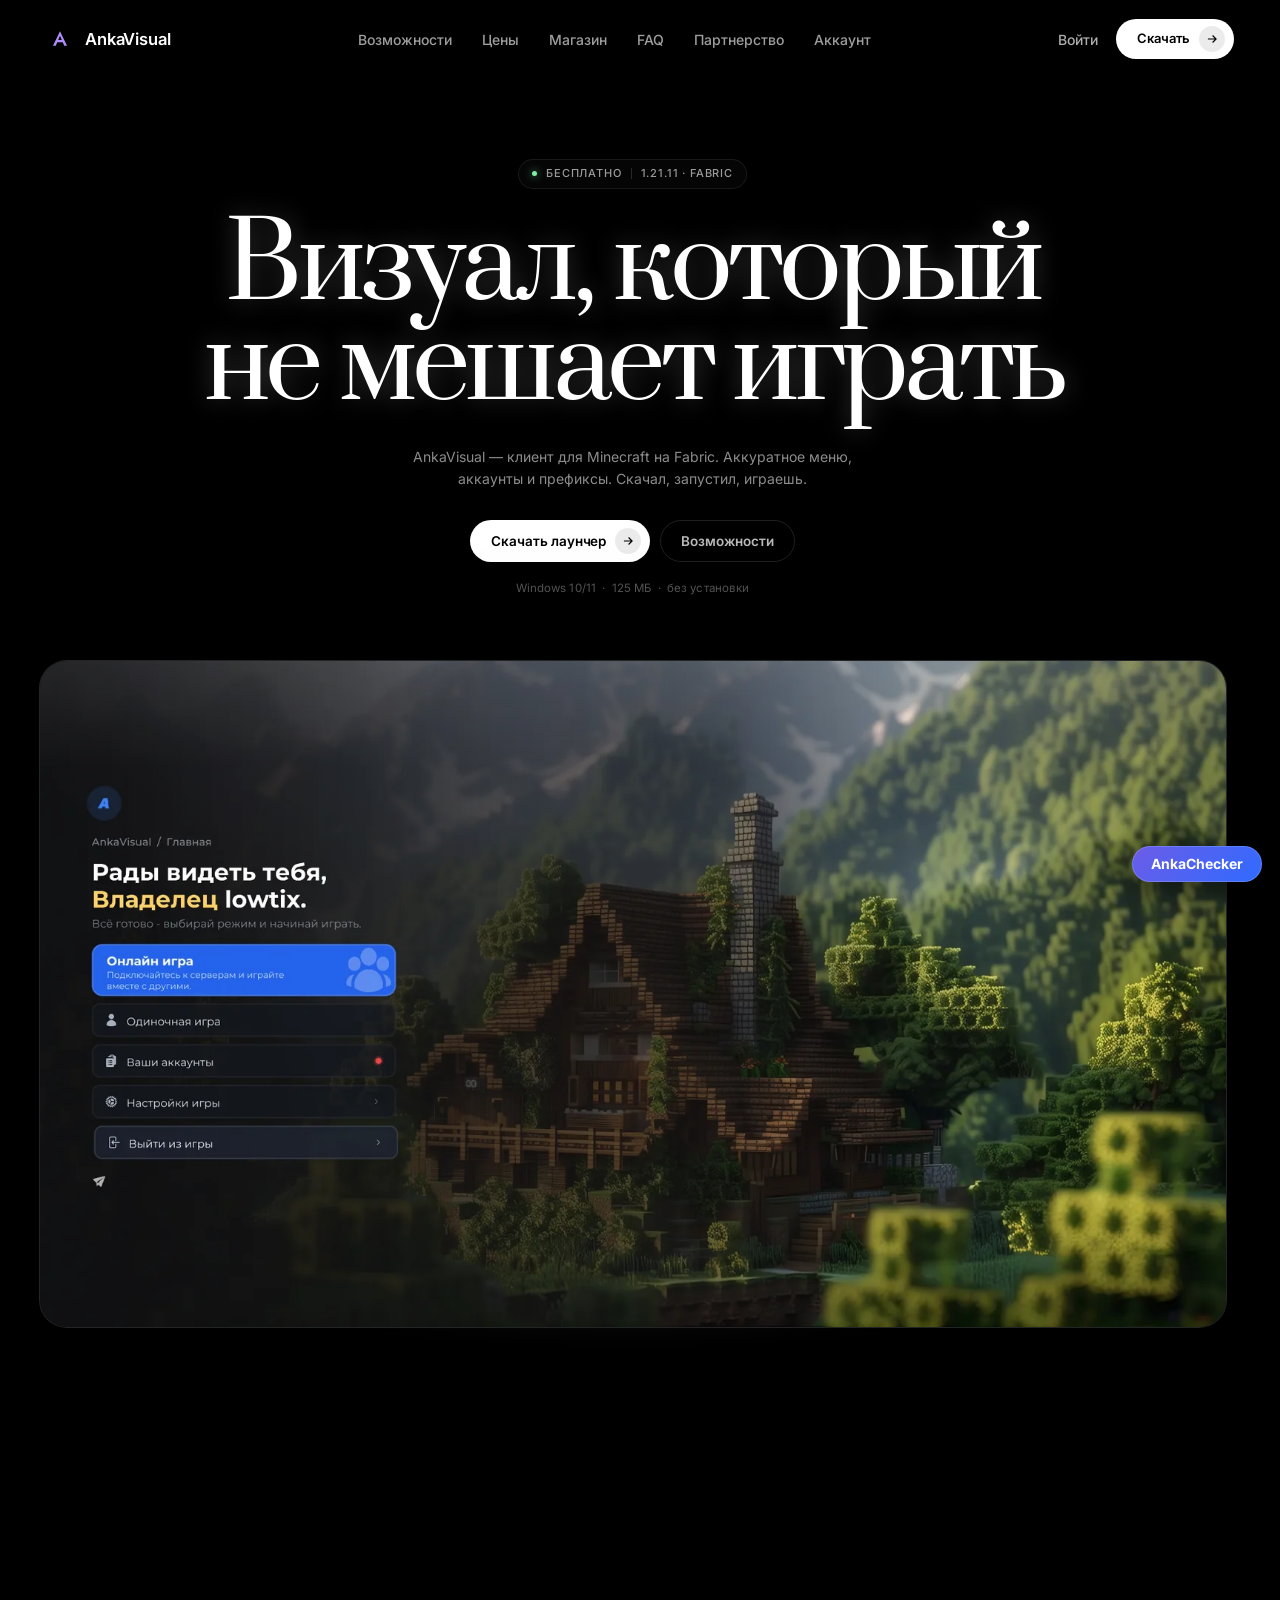
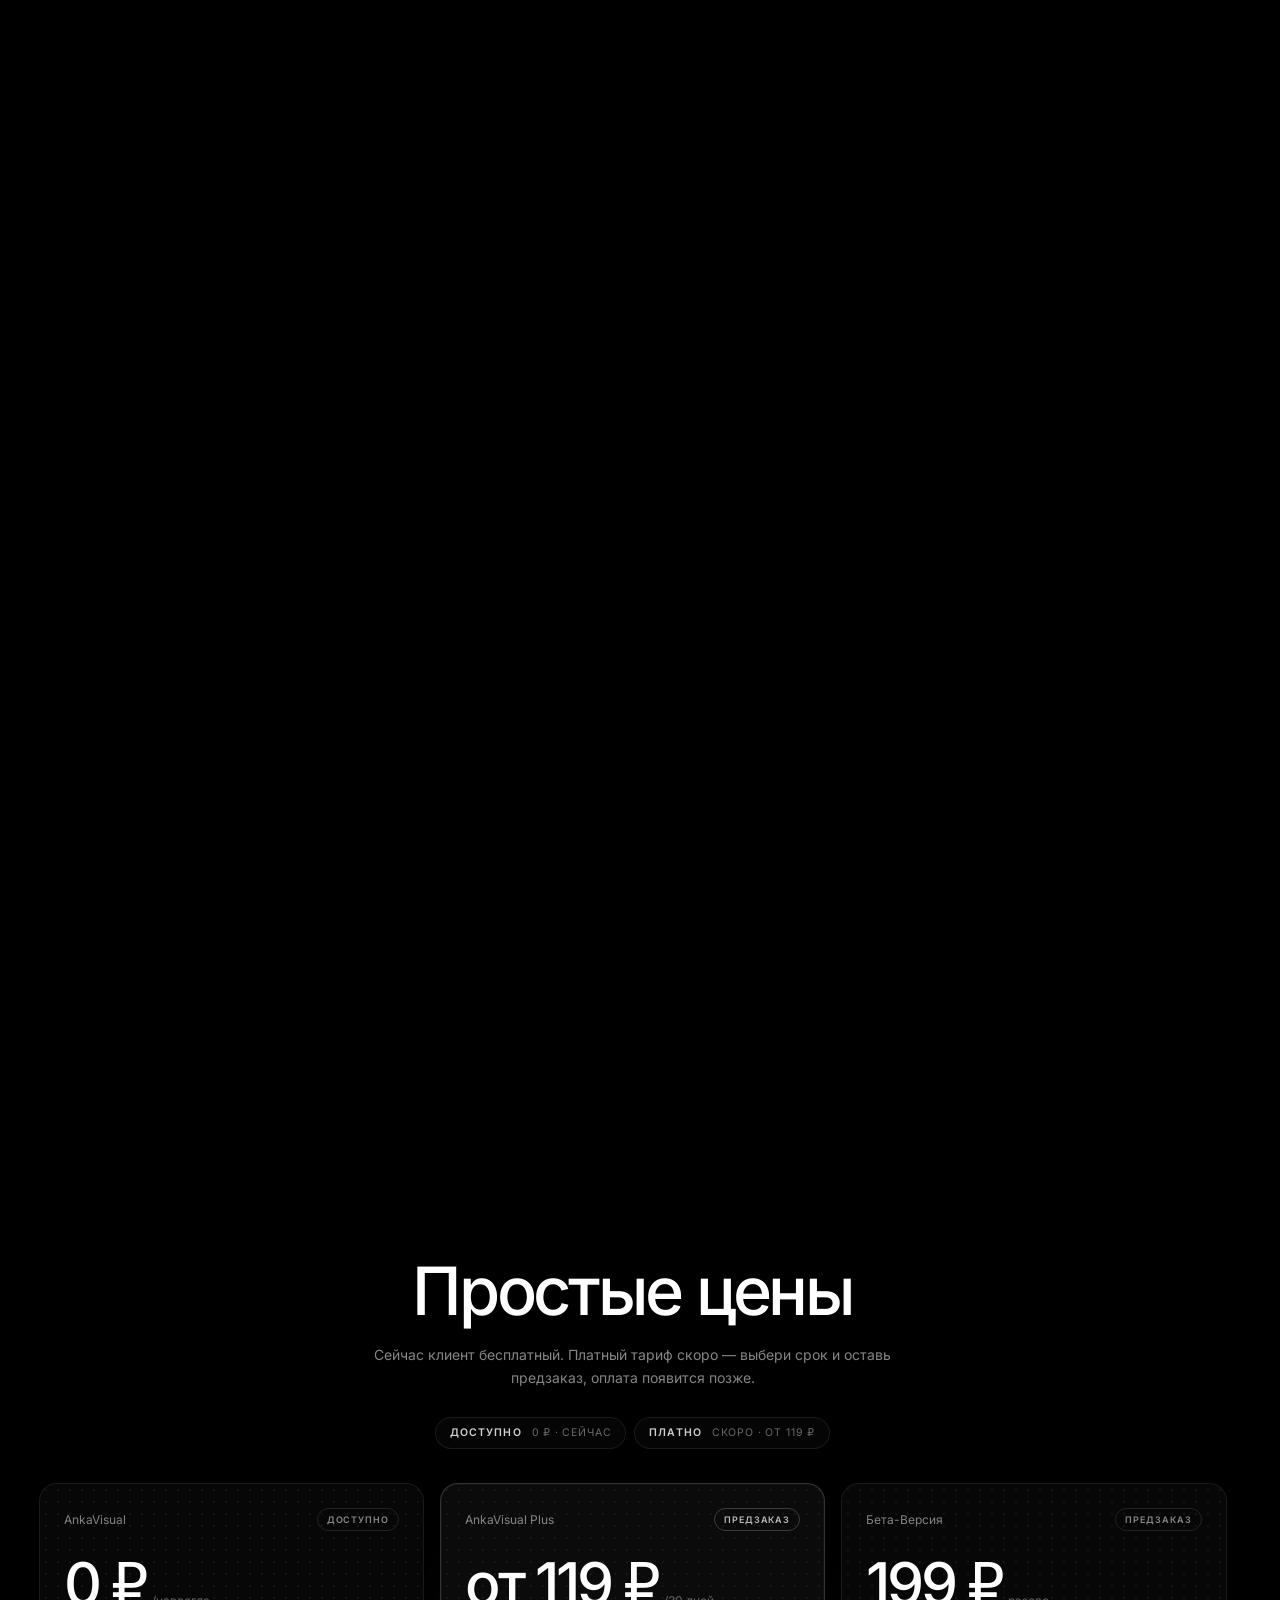
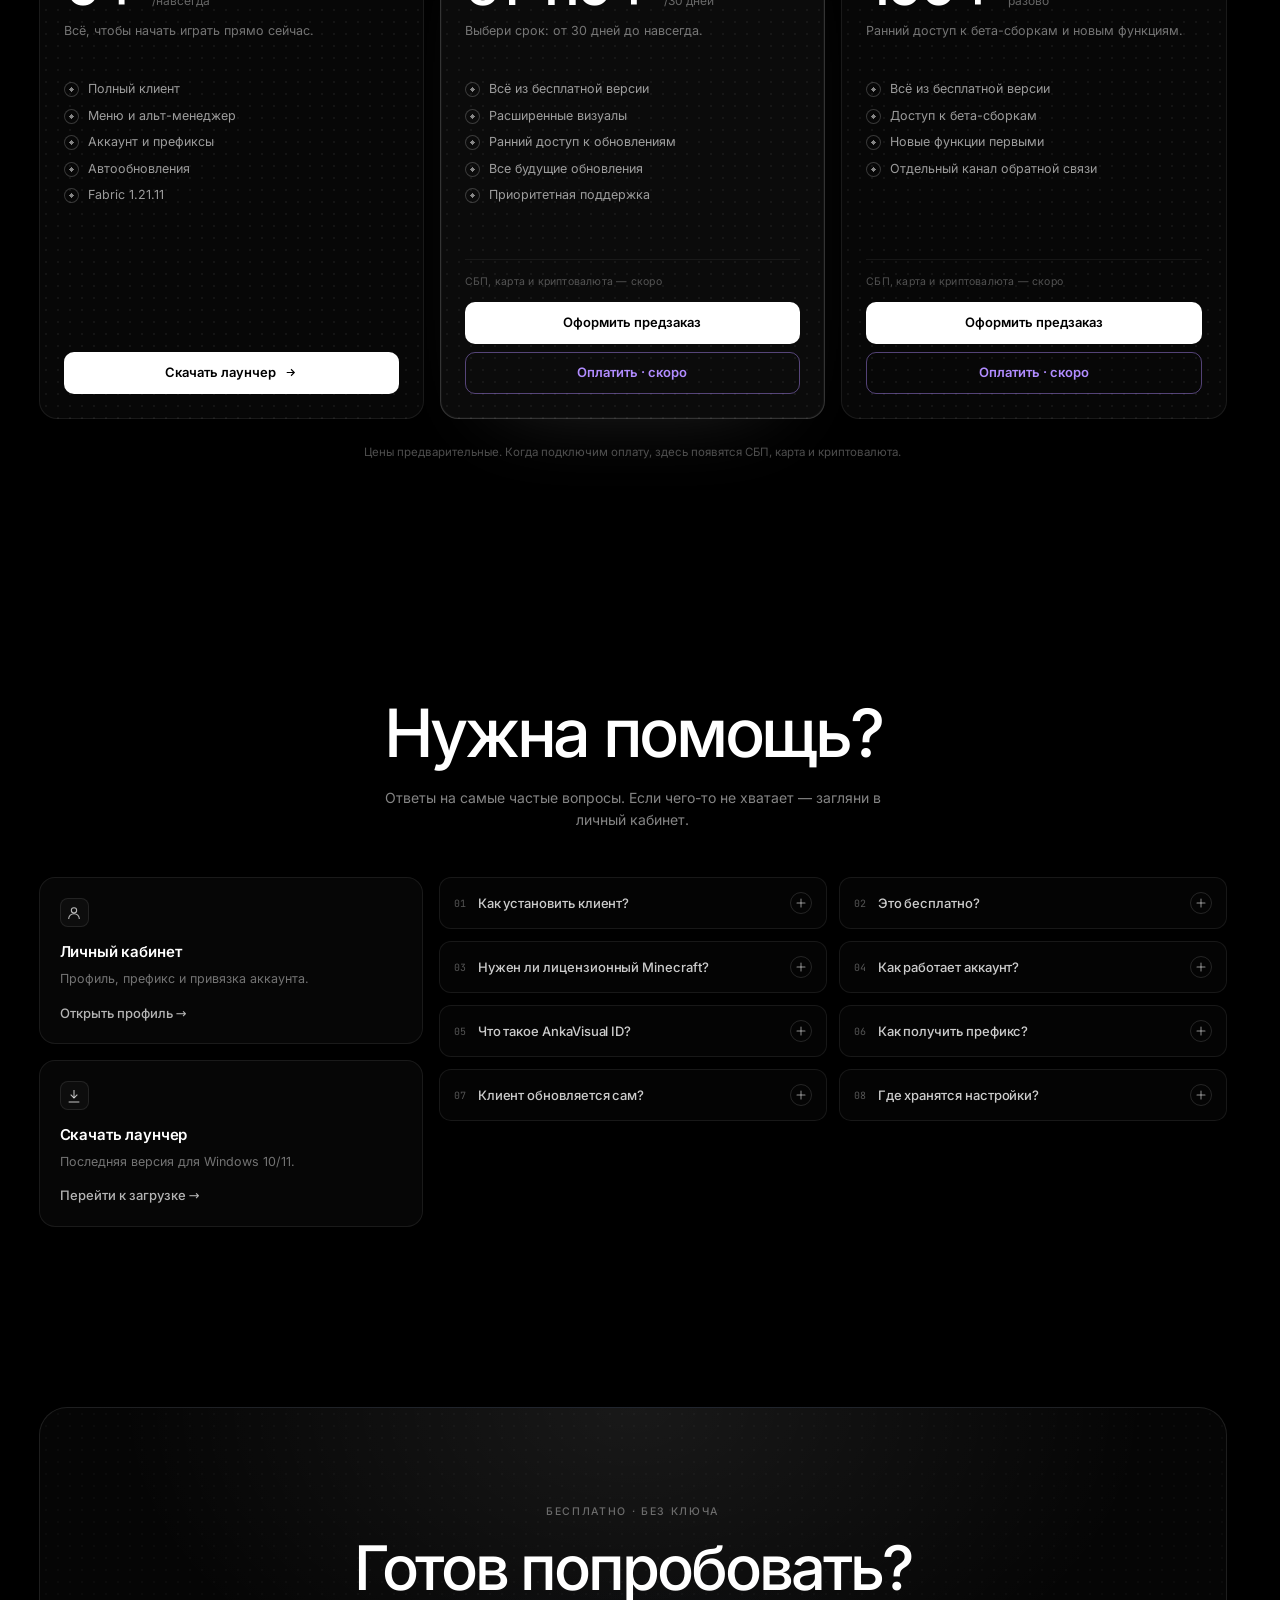
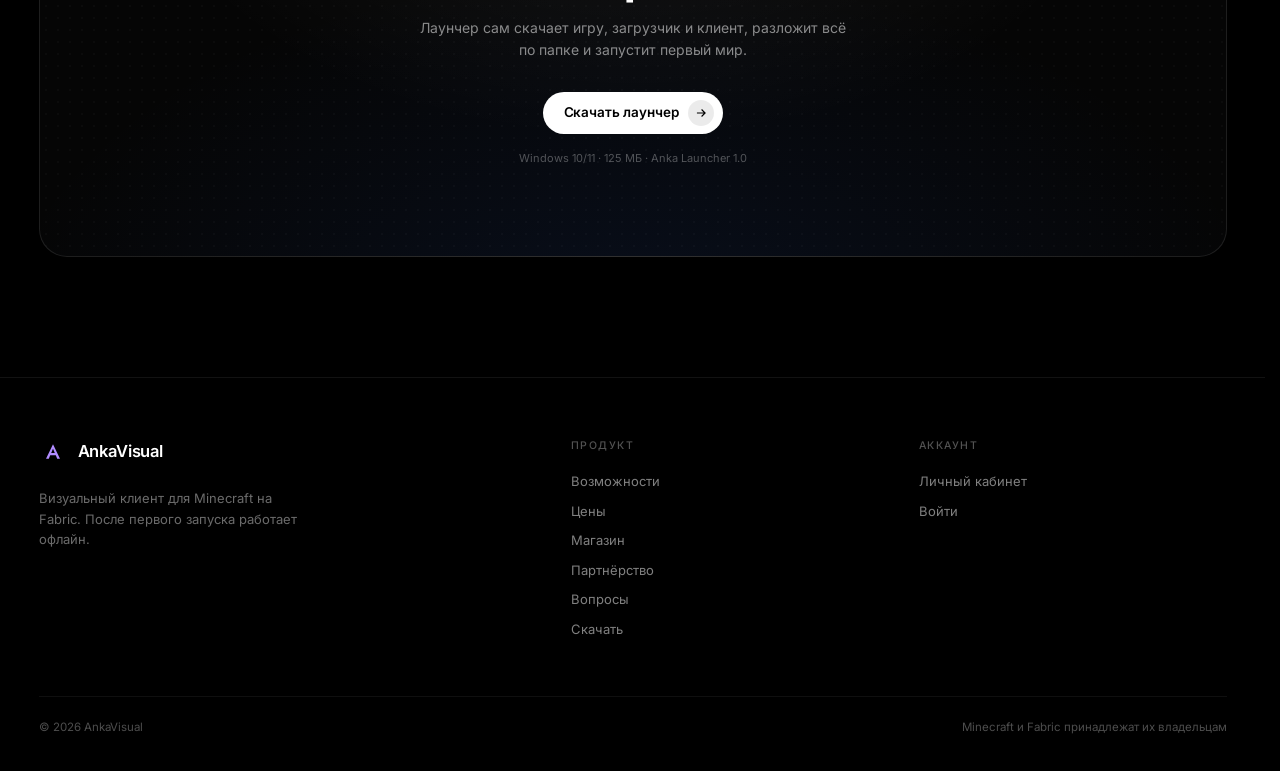
<file: index.html>
<!DOCTYPE html>
<html lang="ru">
<head>
<meta charset="utf-8">
<meta http-equiv="Content-Security-Policy" content="default-src 'self'; script-src 'self' https://static.cloudflareinsights.com; style-src 'self' 'unsafe-inline'; img-src 'self' data: https: https://ankaguard.ankavisual.workers.dev; media-src 'self' blob:; font-src 'self'; connect-src 'self' https://static.cloudflareinsights.com https://ankaguard.ankavisual.workers.dev http://127.0.0.1:8724 http://localhost:8724 http://127.0.0.1:5500 http://localhost:5500 http://127.0.0.1:8080 http://localhost:8080; base-uri 'self'; form-action 'self'; object-src 'none'">
<meta name="referrer" content="strict-origin-when-cross-origin">
<script src="js/intro.js?v=1"></script>
<meta name="viewport" content="width=device-width,initial-scale=1">
<title>AnkaVisual — визуальный клиент для Minecraft</title>
<meta name="description" content="AnkaVisual — визуальный клиент для Minecraft 1.21.11 на Fabric. Аккуратное меню, аккаунты и префиксы. Скачал, запустил, играешь.">
<meta name="theme-color" content="#000000">
<meta name="robots" content="index, follow, noarchive">
<link rel="icon" href="assets/ankavisual/icon.ico" sizes="any">
<link rel="apple-touch-icon" href="assets/ankavisual/logo-round.png">
<link rel="preload" href="assets/font/inter-400-cyr.woff2" as="font" type="font/woff2" crossorigin>
<link rel="preload" href="assets/font/inter-400-latin.woff2" as="font" type="font/woff2" crossorigin>
<link rel="preload" href="assets/font/prata-cyr-latin.woff2" as="font" type="font/woff2" crossorigin>
<script src="js/theme.js"></script>
<link rel="stylesheet" href="css/site.css?v=19">
</head>
<body>

<noscript><style>
html.intro body{visibility:visible}
html.intro::before{display:none}
html.intro .hero-title{opacity:1}
html.intro .ht-ch{opacity:1;filter:none;transform:none}
</style></noscript>

<!-- ============================== ШАПКА ============================== -->
<header class="site-header" id="top">
  <div class="shell header-inner">
    <a class="brand" href="index.html" aria-label="AnkaVisual — на главную">
      <img class="mark" src="assets/ankavisual/logo.svg" alt="" width="26" height="26">
      <span>AnkaVisual</span>
    </a>

    <nav class="nav-links" aria-label="Главная навигация">
      <a href="#features">Возможности</a>
      <a href="#pricing">Цены</a>
      <a href="store/">Магазин</a>
      <a href="#faq">FAQ</a>
      <a class="nav-partner" href="partnership/">Партнерство</a>
      <a href="account/">Аккаунт</a>
    </nav>

    <div class="header-actions">
      <a class="login" href="account/">Войти</a>
      <a class="btn btn-light btn-sm" href="https://ankaguard.ankavisual.workers.dev/download">
        Скачать
        <svg width="13" height="13" viewBox="0 0 24 24" fill="none" stroke="currentColor" stroke-width="2" aria-hidden="true"><path d="M5 12h14M13 6l6 6-6 6"/></svg>
      </a>
    </div>
  </div>
</header>

<main>

<!-- =============================== ГЕРОЙ ============================== -->
<section class="hero">
  <div class="shell">
    <div class="hero-badge reveal">
      <span class="live-dot" aria-hidden="true"></span>
      <span>Бесплатно</span>
      <span class="badge-sep" aria-hidden="true"></span>
      <span>1.21.11 · Fabric</span>
    </div>

    <h1 class="hero-title" id="heroTitle">Визуал, который<br>не мешает играть</h1>

    <p class="hero-sub reveal">
      AnkaVisual — клиент для Minecraft на Fabric. Аккуратное меню,
      аккаунты и префиксы. Скачал, запустил, играешь.
    </p>

    <div class="hero-cta reveal">
      <a class="btn btn-light" href="https://ankaguard.ankavisual.workers.dev/download">
        Скачать лаунчер
        <svg width="14" height="14" viewBox="0 0 24 24" fill="none" stroke="currentColor" stroke-width="2" aria-hidden="true"><path d="M5 12h14M13 6l6 6-6 6"/></svg>
      </a>
      <a class="btn btn-ghost" href="#features">Возможности</a>
    </div>

    <p class="hero-meta reveal">Windows 10/11 &nbsp;·&nbsp; 125 МБ &nbsp;·&nbsp; без установки</p>

    <div class="hero-stage reveal">
      <div class="hero-frame">
        <img src="assets/img/menu.webp" width="1600" height="900"
             alt="Главное меню AnkaVisual с профилем игрока и префиксом" fetchpriority="high">
        <span class="hero-glare" aria-hidden="true"></span>
      </div>
    </div>

    <div class="marquee reveal">
      <span class="marquee-label">Всё, что нужно.</span>
      <span class="marquee-list">
        <span>Меню</span><span>·</span><span>Аккаунты</span><span>·</span><span>Префиксы</span><span>·</span>
        <span>Скины</span><span>·</span><span>Офлайн-режим</span><span>·</span><span>Автообновление</span>
      </span>
    </div>
  </div>
</section>

<!-- ============================ ВОЗМОЖНОСТИ =========================== -->
<section class="section" id="features">
  <div class="shell">
    <div class="section-head reveal">
      <h2>Продвинутые возможности</h2>
      <p>Тщательно подобранный набор улучшений: единый стиль, аккаунты
        и префиксы — без перегруженных настроек.</p>
    </div>

    <div class="features">
      <!-- 01 Меню -->
      <article class="feature reveal">
        <div class="feature-art art-menu">
          <img src="assets/img/menu-bg.webp" alt="" loading="lazy">
          <div class="mm">
            <span class="mm-logo" aria-hidden="true"></span>
            <span class="mm-crumb">AnkaVisual / Главная</span>
            <strong class="mm-title">Рады видеть<br>тебя, <i>Владелец</i>.</strong>
            <span class="mm-sub">Всё готово — выбирай режим.</span>
            <span class="mm-btn mm-btn-primary">Онлайн игра</span>
            <span class="mm-btn">Одиночная игра</span>
            <span class="mm-btn">Ваши аккаунты<span class="mm-dot"></span></span>
          </div>
        </div>
        <div class="feature-body">
          <span class="num">01</span>
          <h3>Меню</h3>
          <p>Единый визуальный стиль: главное меню, альт-менеджер и профиль
            выглядят как одно целое.</p>
        </div>
      </article>

      <!-- 02 Аккаунты -->
      <article class="feature reveal">
        <div class="feature-art art-account">
          <div class="acc-card">
            <div class="acc-top">
              <span class="acc-avatar">L</span>
              <div>
                <strong>lowtix</strong>
                <span class="acc-prefix owner">Владелец</span>
              </div>
              <span class="acc-live"></span>
            </div>
            <div class="acc-row"><span>AnkaVisual ID</span><b>AV-004219</b></div>
            <div class="acc-row"><span>Почта</span><b>lowtix@…</b></div>
            <div class="acc-row"><span>Вход</span><b>через браузер</b></div>
            <span class="acc-btn">Выйти из аккаунта</span>
          </div>
          <div class="acc-ghost acc-ghost-a"></div>
          <div class="acc-ghost acc-ghost-b"></div>
        </div>
        <div class="feature-body">
          <span class="num">02</span>
          <h3>Аккаунты</h3>
          <p>Ник — это Minecraft-ник, а AnkaVisual ID — отдельно. Вход в браузере,
            выход в один клик.</p>
        </div>
      </article>

      <!-- 03 Префиксы -->
      <article class="feature reveal">
        <div class="feature-art art-prefixes">
          <div class="prefix-list">
            <span class="prefix-row"><b class="dot owner"></b>Владелец<span class="tag">#ffd166</span></span>
            <span class="prefix-row"><b class="dot coowner"></b>Со-владелец<span class="tag">#ffab73</span></span>
            <span class="prefix-row"><b class="dot admin"></b>Админ<span class="tag">#ff8a8a</span></span>
            <span class="prefix-row"><b class="dot beta"></b>Бета-тестер<span class="tag">#c3a4ff</span></span>
            <span class="prefix-row"><b class="dot support"></b>Поддержка<span class="tag">#6fe3a4</span></span>
          </div>
        </div>
        <div class="feature-body">
          <span class="num">03</span>
          <h3>Префиксы</h3>
          <p>Владелец, со-владелец, админ, бета-тестер и поддержка — цветной
            префикс в меню и в профиле.</p>
        </div>
      </article>

      <!-- 04 Обновления -->
      <article class="feature reveal">
        <div class="feature-art art-mods">
          <div class="mods">
            <div class="mod-row"><span class="mod-ico">&#8635;</span><div><b>Автообновление</b><small>при каждом запуске</small></div><i class="sw on"></i></div>
            <div class="mod-row"><img class="mod-ico a" src="assets/ankavisual/logo.svg" alt=""><div><b>AnkaVisual</b><small>1.6.0 · актуальная версия</small></div><i class="sw on"></i></div>
            <span class="mods-note">Обновления ставятся сами</span>
          </div>
        </div>
        <div class="feature-body">
          <span class="num">04</span>
          <h3>Обновления</h3>
          <p>Лаунчер сам проверяет свежую версию при запуске и ставит её —
            вручную ничего скачивать не нужно.</p>
        </div>
      </article>
    </div>
  </div>
</section>

<!-- ============================== ЦЕНЫ ============================== -->
<section class="section" id="pricing">
  <div class="shell">
    <div class="section-head reveal">
      <h2>Простые цены</h2>
      <p>Сейчас клиент бесплатный. Платный тариф скоро — выбери срок
        и оставь предзаказ, оплата появится позже.</p>
    </div>

    <div class="price-badges reveal">
      <span class="price-badge"><b>ДОСТУПНО</b><span>0 ₽ · сейчас</span></span>
      <span class="price-badge"><b>ПЛАТНО</b><span>скоро · от 119 ₽</span></span>
    </div>

    <div class="plans">
      <!-- Free -->
      <article class="plan reveal">
        <div class="plan-top">
          <span>AnkaVisual</span>
          <span class="plan-state">ДОСТУПНО</span>
        </div>
        <div class="price"><span class="amount">0 ₽</span><span class="per">/навсегда</span></div>
        <p class="plan-note">Всё, чтобы начать играть прямо сейчас.</p>
        <ul class="plan-list">
          <li>Полный клиент</li>
          <li>Меню и альт-менеджер</li>
          <li>Аккаунт и префиксы</li>
          <li>Автообновления</li>
          <li>Fabric 1.21.11</li>
        </ul>
        <a class="plan-cta" href="https://ankaguard.ankavisual.workers.dev/download">
          Скачать лаунчер
          <svg width="13" height="13" viewBox="0 0 24 24" fill="none" stroke="currentColor" stroke-width="2" aria-hidden="true"><path d="M5 12h14M13 6l6 6-6 6"/></svg>
        </a>
      </article>

      <!-- Plus -->
      <article class="plan plan-featured reveal">
        <div class="plan-top">
          <span>AnkaVisual Plus</span>
          <span class="plan-state">ПРЕДЗАКАЗ</span>
        </div>
        <div class="price"><span class="amount">от 119 ₽</span><span class="per">/30 дней</span></div>
        <p class="plan-note">Выбери срок: от 30 дней до навсегда.</p>
        <ul class="plan-list">
          <li>Всё из бесплатной версии</li>
          <li>Расширенные визуалы</li>
          <li>Ранний доступ к обновлениям</li>
          <li>Все будущие обновления</li>
          <li>Приоритетная поддержка</li>
        </ul>
        <span class="plan-fine">СБП, карта и криптовалюта — скоро</span>
        <button class="plan-cta plan-preorder" type="button" data-preorder="plus" data-plan="AnkaVisual Plus">Оформить предзаказ</button>
        <button class="plan-cta plan-buy" type="button" data-pay="plus">Оплатить · скоро</button>
      </article>

      <!-- Бета-Версия -->
      <article class="plan reveal">
        <div class="plan-top">
          <span>Бета-Версия</span>
          <span class="plan-state">ПРЕДЗАКАЗ</span>
        </div>
        <div class="price"><span class="amount">199 ₽</span><span class="per">разово</span></div>
        <p class="plan-note">Ранний доступ к бета-сборкам и новым функциям.</p>
        <ul class="plan-list">
          <li>Всё из бесплатной версии</li>
          <li>Доступ к бета-сборкам</li>
          <li>Новые функции первыми</li>
          <li>Отдельный канал обратной связи</li>
        </ul>
        <span class="plan-fine">СБП, карта и криптовалюта — скоро</span>
        <button class="plan-cta plan-preorder" type="button" data-preorder="beta" data-plan="Бета-Версия">Оформить предзаказ</button>
        <button class="plan-cta plan-buy" type="button" data-pay="beta">Оплатить · скоро</button>
      </article>
    </div>

    <p class="plans-fine reveal">Цены предварительные. Когда подключим оплату, здесь появятся СБП, карта и криптовалюта.</p>
  </div>
</section>

<!-- ============================== FAQ =============================== -->
<section class="section" id="faq">
  <div class="shell">
    <div class="section-head reveal">
      <h2>Нужна помощь?</h2>
      <p>Ответы на самые частые вопросы. Если чего-то не хватает —
        загляни в личный кабинет.</p>
    </div>

    <div class="faq-layout">
      <div class="faq-side">
        <a class="contact-card reveal" href="account/">
          <span class="contact-ico">
            <svg width="16" height="16" viewBox="0 0 24 24" fill="none" stroke="currentColor" stroke-width="1.6" aria-hidden="true"><circle cx="12" cy="8" r="4"/><path d="M4 21a8 8 0 0 1 16 0"/></svg>
          </span>
          <h3>Личный кабинет</h3>
          <p>Профиль, префикс и привязка аккаунта.</p>
          <span class="contact-link">Открыть профиль →</span>
        </a>

        <a class="contact-card reveal" href="https://ankaguard.ankavisual.workers.dev/download">
          <span class="contact-ico">
            <svg width="16" height="16" viewBox="0 0 24 24" fill="none" stroke="currentColor" stroke-width="1.6" aria-hidden="true"><path d="M12 3v12"/><path d="m7 10 5 5 5-5"/><path d="M4 21h16"/></svg>
          </span>
          <h3>Скачать лаунчер</h3>
          <p>Последняя версия для Windows 10/11.</p>
          <span class="contact-link">Перейти к загрузке →</span>
        </a>
      </div>

      <div class="faq-grid">
        <div class="faq-item reveal">
          <button class="faq-q" type="button" aria-expanded="false">
            <span class="n">01</span><span>Как установить клиент?</span>
            <span class="plus" aria-hidden="true"></span>
          </button>
          <div class="faq-a"><p>Скачай лаунчер, запусти .exe — он сам скачает игру, Fabric и клиент, разложит всё по папке и запустит первый мир.</p></div>
        </div>

        <div class="faq-item reveal">
          <button class="faq-q" type="button" aria-expanded="false">
            <span class="n">02</span><span>Это бесплатно?</span>
            <span class="plus" aria-hidden="true"></span>
          </button>
          <div class="faq-a"><p>Да. Сейчас доступна бесплатная версия со всеми базовыми возможностями. Платные тарифы появятся позже.</p></div>
        </div>

        <div class="faq-item reveal">
          <button class="faq-q" type="button" aria-expanded="false">
            <span class="n">03</span><span>Нужен ли лицензионный Minecraft?</span>
            <span class="plus" aria-hidden="true"></span>
          </button>
          <div class="faq-a"><p>Нет. Клиент работает с offline-режимом: достаточно ника. Лицензия не требуется.</p></div>
        </div>

        <div class="faq-item reveal">
          <button class="faq-q" type="button" aria-expanded="false">
            <span class="n">04</span><span>Как работает аккаунт?</span>
            <span class="plus" aria-hidden="true"></span>
          </button>
          <div class="faq-a"><p>Аккаунт создаётся на сайте: ник, почта и пароль. В лаунчере вход открывается в браузере — пароль вводится только на сайте AnkaVisual.</p></div>
        </div>

        <div class="faq-item reveal">
          <button class="faq-q" type="button" aria-expanded="false">
            <span class="n">05</span><span>Что такое AnkaVisual ID?</span>
            <span class="plus" aria-hidden="true"></span>
          </button>
          <div class="faq-a"><p>Это внутренний идентификатор AnkaVisual. Он не совпадает с ником и нужен для настроек, префиксов и обращения в поддержку.</p></div>
        </div>

        <div class="faq-item reveal">
          <button class="faq-q" type="button" aria-expanded="false">
            <span class="n">06</span><span>Как получить префикс?</span>
            <span class="plus" aria-hidden="true"></span>
          </button>
          <div class="faq-a"><p>Префикс выдаётся вручную: владелец, со-владелец, админ, бета-тестер или поддержка. Он отображается в меню и в профиле.</p></div>
        </div>

        <div class="faq-item reveal">
          <button class="faq-q" type="button" aria-expanded="false">
            <span class="n">07</span><span>Клиент обновляется сам?</span>
            <span class="plus" aria-hidden="true"></span>
          </button>
          <div class="faq-a"><p>Да. Лаунчер сам проверяет обновления и обновляет клиент перед запуском. Настройки и аккаунт сохраняются.</p></div>
        </div>

        <div class="faq-item reveal">
          <button class="faq-q" type="button" aria-expanded="false">
            <span class="n">08</span><span>Где хранятся настройки?</span>
            <span class="plus" aria-hidden="true"></span>
          </button>
          <div class="faq-a"><p>В папке AnkaVisual внутри профиля игры. При обновлении клиента настройки и аккаунт не теряются.</p></div>
        </div>
      </div>
    </div>
  </div>
</section>

<!-- ============================== ФИНАЛ ============================== -->
<section class="section closing-section">
  <div class="shell">
    <div class="closing reveal">
      <span class="closing-kicker">Бесплатно · без ключа</span>
      <h2>Готов попробовать?</h2>
      <p>Лаунчер сам скачает игру, загрузчик и клиент, разложит всё по папке
        и запустит первый мир.</p>
      <a class="btn btn-light" href="https://ankaguard.ankavisual.workers.dev/download">
        Скачать лаунчер
        <svg width="14" height="14" viewBox="0 0 24 24" fill="none" stroke="currentColor" stroke-width="2" aria-hidden="true"><path d="M5 12h14M13 6l6 6-6 6"/></svg>
      </a>
      <span class="closing-meta">Windows 10/11 · 125 МБ · Anka Launcher 1.0</span>
    </div>
  </div>
</section>

</main>

<!-- ============================== ПОДВАЛ ============================= -->
<footer class="footer">
  <div class="shell">
    <div class="footer-grid">
      <div class="footer-brand">
        <a class="brand" href="index.html">
          <img class="mark" src="assets/ankavisual/logo.svg" alt="" width="26" height="26">
          <span>AnkaVisual</span>
        </a>
        <p>Визуальный клиент для Minecraft на Fabric. После первого запуска
          работает офлайн.</p>
      </div>

      <div class="footer-col">
        <h5>Продукт</h5>
        <a href="#features">Возможности</a>
        <a href="#pricing">Цены</a>
        <a href="shop/">Магазин</a>
        <a href="partnership/">Партнёрство</a>
        <a href="#faq">Вопросы</a>
        <a href="https://ankaguard.ankavisual.workers.dev/download">Скачать</a>
      </div>

      <div class="footer-col">
        <h5>Аккаунт</h5>
        <a href="account/">Личный кабинет</a>
        <a href="account/">Войти</a>
      </div>
    </div>

    <div class="footer-bottom">
      <span>© <span id="year">2026</span> AnkaVisual</span>
      <span>Minecraft и Fabric принадлежат их владельцам</span>
    </div>
  </div>
</footer>

<div id="preorderModal" class="po-overlay" hidden>
  <div class="po-dialog" role="dialog" aria-modal="true" aria-labelledby="poTitle">
    <button class="po-close" type="button" data-po-close aria-label="Закрыть">×</button>
    <span class="po-kicker">Предзаказ</span>
    <h2 id="poTitle">AnkaVisual Plus</h2>
    <p class="po-lede">Выбери срок и оставь контакт — напишем, когда откроется
      оплата. Заявка ни к чему не обязывает.</p>
    <form id="preorderForm" class="po-form" autocomplete="on">
      <div class="po-term">
        <div class="po-term-head">
          <span id="poTermTitle">Срок подписки</span>
          <label class="po-days">
            <input id="poDaysNum" type="number" min="30" max="365" step="1" value="30"
                   inputmode="numeric" aria-label="Количество дней">
            <span>дн.</span>
          </label>
        </div>
        <input id="poDays" class="po-range" type="range" min="30" max="365" step="1" value="30"
               aria-label="Срок подписки в днях">
        <div class="po-scale">
          <span>30 дней · 119 ₽</span>
          <span>навсегда · 699 ₽</span>
        </div>
        <div class="po-total">
          <span id="poTermLabel">30 дней</span>
          <b id="poTotal">119 ₽</b>
        </div>
      </div>
      <label class="po-field">
        <span>Почта или @telegram</span>
        <input name="contact" type="text" maxlength="120" autocomplete="email"
               placeholder="you@example.com или @nickname" required>
      </label>
      <label class="po-field">
        <span>Комментарий <em>необязательно</em></span>
        <textarea name="comment" rows="2" maxlength="300"
                  placeholder="Например, что важно в тарифе"></textarea>
      </label>
      <p id="poStatus" class="po-status" role="status" aria-live="polite"></p>
      <button class="po-submit" type="submit">Отправить заявку</button>
      <p class="po-fine">Оплата появится позже. Сейчас мы только собираем заявки.</p>
    </form>
  </div>
</div>

<a class="promo-checker" href="/ankachecker/">AnkaChecker</a>
<script src="js/site.js?v=6"></script>
<script src="js/config.js?v=7"></script>
<script src="js/preorder.js?v=5"></script>
<script src="js/partner.js?v=5"></script>
<script src="js/payment.js?v=5"></script>
<script src="js/guard.js?v=2"></script>
</body>
</html>
</file>
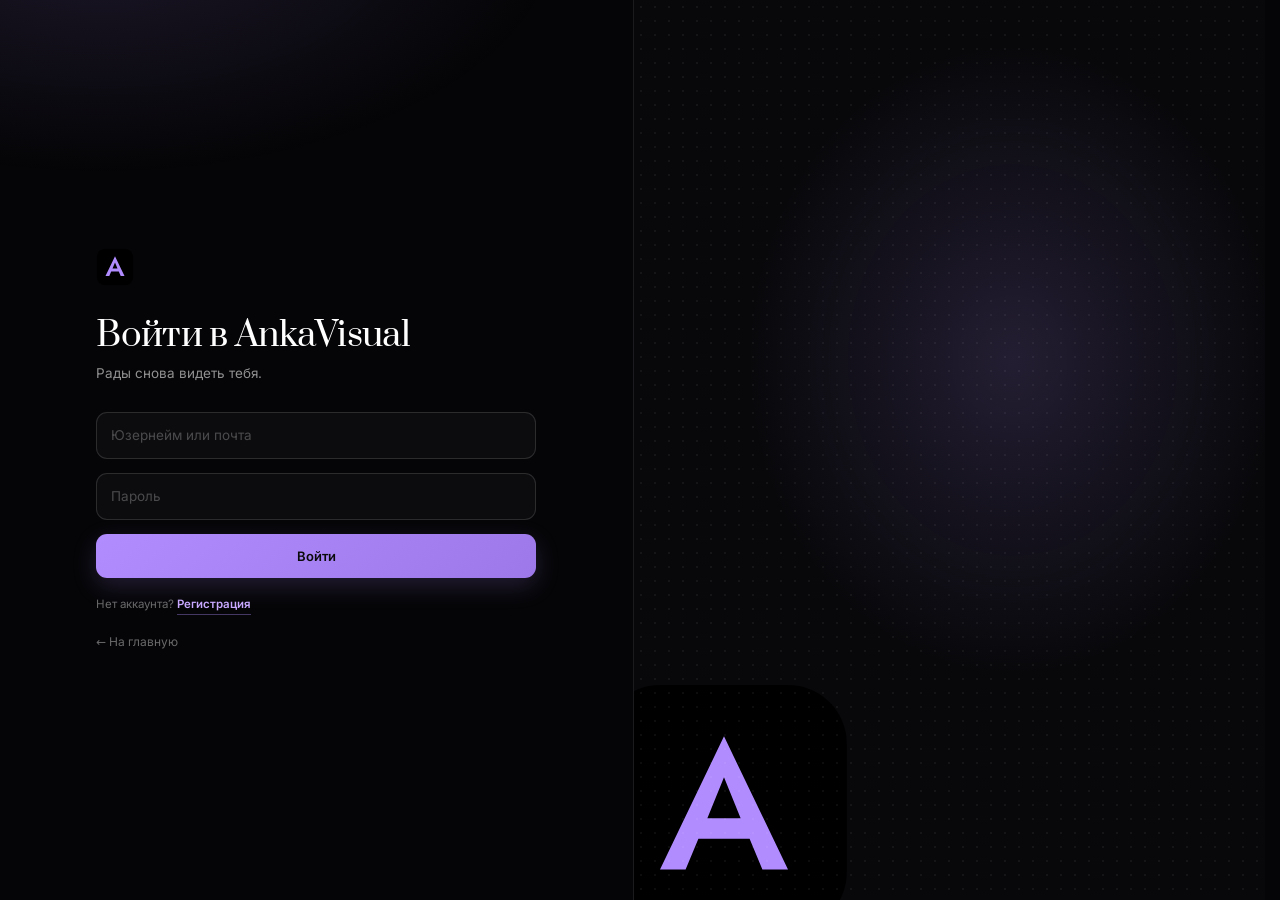
<file: account/index.html>
<!DOCTYPE html>
<html lang="ru">
<head>
<meta charset="utf-8">
<meta http-equiv="Content-Security-Policy" content="default-src 'self'; script-src 'self' https://static.cloudflareinsights.com; style-src 'self' 'unsafe-inline'; img-src 'self' data: https: https://ankaguard.ankavisual.workers.dev; font-src 'self'; connect-src 'self' https://static.cloudflareinsights.com https://ankaguard.ankavisual.workers.dev http://127.0.0.1:8724 http://localhost:8724 http://127.0.0.1:5500 http://localhost:5500 http://127.0.0.1:8080 http://localhost:8080; base-uri 'self'; form-action 'self'; object-src 'none'">
<meta name="referrer" content="strict-origin-when-cross-origin">
<base href="/">
<meta name="viewport" content="width=device-width,initial-scale=1">
<title>Аккаунт — AnkaVisual</title>
<meta name="description" content="AnkaVisual ID: вход, регистрация и личный кабинет.">
<meta name="theme-color" content="#f4f2ec">
<meta name="robots" content="noindex, nofollow, noarchive">
<link rel="icon" href="assets/ankavisual/icon.ico" sizes="any">
<link rel="apple-touch-icon" href="assets/ankavisual/logo-round.png">
<link rel="preload" href="assets/font/inter-400-cyr.woff2" as="font" type="font/woff2" crossorigin>
<link rel="preload" href="assets/font/inter-400-latin.woff2" as="font" type="font/woff2" crossorigin>
<script src="js/theme.js"></script>
<link rel="stylesheet" href="css/site.css?v=19">
<link rel="stylesheet" href="css/account.css?v=20">
</head>
<body class="account-body">

<!-- ============================================================
     Гость: вход / регистрация
     ============================================================ -->
<main id="guest" class="auth" hidden>
  <section class="auth__left">
    <div class="auth-form-wrap">
      <a class="auth-logo" href="index.html" aria-label="AnkaVisual — на главную">
        <img src="assets/ankavisual/logo.svg" alt="">
      </a>

      <div id="guestPanel" class="auth-panel">
        <h1 id="authTitle" class="auth-title">Войти в AnkaVisual</h1>
        <p id="authSubtitle" class="auth-subtitle">Рады снова видеть тебя.</p>

        <form id="loginForm" class="auth-form" autocomplete="on">
          <label class="auth-field">
            <span class="sr-only">Логин или почта</span>
            <input name="login" type="text" class="auth-input" placeholder="Юзернейм или почта"
                   autocomplete="username" spellcheck="false" required>
          </label>
          <label class="auth-field">
            <span class="sr-only">Пароль</span>
            <input name="password" type="password" class="auth-input" placeholder="Пароль"
                   autocomplete="current-password" required>
          </label>
          <button class="auth-btn auth-btn--primary" type="submit">Войти</button>
        </form>

        <form id="registerForm" class="auth-form" autocomplete="on" hidden>
          <label class="auth-field">
            <span class="sr-only">Логин</span>
            <input name="username" type="text" class="auth-input" placeholder="Логин"
                   autocomplete="username" spellcheck="false"
                   minlength="3" maxlength="24" pattern="[A-Za-z0-9_-]{3,24}" required>
          </label>
          <label class="auth-field">
            <span class="sr-only">Почта</span>
            <input name="email" type="email" class="auth-input" placeholder="Почта"
                   autocomplete="email" spellcheck="false" required>
          </label>
          <label class="auth-field">
            <span class="sr-only">Пароль</span>
            <input name="password" type="password" class="auth-input" placeholder="Пароль"
                   autocomplete="new-password" minlength="8" maxlength="128" required>
          </label>
          <label class="auth-field">
            <span class="sr-only">Повтори пароль</span>
            <input name="password2" type="password" class="auth-input" placeholder="Ещё раз пароль"
                   autocomplete="new-password" minlength="8" maxlength="128" required>
          </label>
          <button class="auth-btn auth-btn--primary" type="submit">Создать аккаунт</button>
        </form>

        <form id="verifyForm" class="auth-form" autocomplete="one-time-code" hidden>
          <p class="auth-subtitle" id="verifyHint">Введи код из письма.</p>
          <label class="auth-field">
            <span class="sr-only">Код из письма</span>
            <input name="code" type="text" class="auth-input" placeholder="Код из письма"
                   inputmode="numeric" autocomplete="one-time-code"
                   pattern="[0-9]{6}" maxlength="6" required>
          </label>
          <button class="auth-btn auth-btn--primary" type="submit">Подтвердить почту</button>
          <button type="button" class="auth-link" id="verifyResend">Отправить код снова</button>
          <button type="button" class="auth-link" id="verifyBack">Изменить данные</button>
        </form>

        <p id="authMsg" class="auth-msg" role="status" hidden></p>

        <p class="auth-foot">
          <span id="switchHint">Нет аккаунта?</span>
          <button type="button" class="auth-link" data-mode="register" id="switchMode">Регистрация</button>
        </p>
      </div>

      <a class="auth-back" href="index.html">&#8592; На главную</a>
    </div>
  </section>

  <aside class="auth__right" aria-hidden="true">
    <div class="auth-scene"></div>
    <div class="auth-promo">
      <p class="mono auth-promo-kicker">AnkaVisual ID</p>
      <h2>Один аккаунт.<br>Весь AnkaVisual.</h2>
      <p>Профиль на сайте, вход в лаунчере. Всё на своих местах.</p>
      <div class="auth-chips">
        <span class="chip">Minecraft 1.21.11</span>
        <span class="chip">Fabric</span>
        <span class="chip">Офлайн-режим</span>
      </div>
    </div>
    <img class="auth-watermark" src="assets/ankavisual/logo.svg" alt="">
  </aside>
</main>

<!-- ============================================================
     Аккаунт: личный кабинет
     ============================================================ -->
<div id="profile" class="dash" hidden>
  <header class="dash-top">
    <div class="dash-top-inner">
      <a class="dash-brand" href="index.html" aria-label="AnkaVisual — на главную">
        <img src="assets/ankavisual/logo.svg" alt="">
        <span>AnkaVisual</span>
      </a>
      <div class="dash-top-actions">
        <a class="dash-top-link" href="index.html">На сайт</a>
        <a class="dash-top-download" href="https://ankaguard.ankavisual.workers.dev/download">Скачать лаунчер</a>
        <span class="dcard-badge dash-top-prefix" data-account-prefix>Аккаунт</span>
        <button class="dash-top-avatar" type="button" data-panel-nav="profile" aria-label="Открыть профиль">
          <span data-account="avatar">A</span>
        </button>
      </div>
    </div>
  </header>

  <div class="dash-shell">
    <aside class="dash-side">
      <div class="dash-user">
        <div class="dash-user-avatar" data-account="avatar">A</div>
        <div class="dash-user-info">
          <strong data-account="username">—</strong>
          <span data-account="email">—</span>
        </div>
      </div>

      <nav class="dash-nav" aria-label="Разделы аккаунта">
        <p class="dash-nav-label">Главная</p>
        <button type="button" class="is-active" data-panel-nav="overview">Обзор</button>
        <button type="button" data-panel-nav="friends">Друзья <span class="dash-nav-count" data-friends-nav-count>0</span></button>

        <p class="dash-nav-label">Аккаунт</p>
        <button type="button" data-panel-nav="profile">Профиль</button>
        <button type="button" data-panel-nav="security">Безопасность</button>

        <p class="dash-nav-label">Игра</p>
        <button type="button" data-panel-nav="launcher">Лаунчер</button>

        <p class="dash-nav-label">Сообщество</p>
        <button type="button" data-panel-nav="configs">Мои конфиги</button>

        <p class="dash-nav-label">Покупки</p>
        <button type="button" data-panel-nav="payments">Мои покупки</button>
        <button type="button" data-panel-nav="settings">Настройки</button>
      </nav>

      <a class="dash-side-download" href="https://ankaguard.ankavisual.workers.dev/download">
        <span aria-hidden="true">&#8595;</span>
        Скачать лаунчер
      </a>

      <div class="dash-side-foot">
        <span class="mono">AnkaVisual ID</span>
        <span>аккаунт активен</span>
      </div>
    </aside>

    <main class="dash-main">
      <div class="dash-head">
        <p class="mono dash-kicker">Аккаунт</p>
        <h1 id="dashTitle">Обзор</h1>
        <p id="dashSubtitle">Твой профиль AnkaVisual.</p>
      </div>

      <!-- Обзор -->
      <section class="dash-panel" data-panel="overview">
        <div class="dash-grid">
          <article class="dcard dcard--wide dcard--profile">
            <div class="dcard-profile-head">
              <div class="profile-avatar profile-avatar--lg" data-account="avatar" aria-hidden="true">A</div>
              <div class="dcard-profile-copy">
                <div class="dcard-name-row">
                  <h2 data-account="username">—</h2>
                  <span class="dcard-badge" data-account-prefix>Аккаунт</span>
                </div>
                <p data-account="email">—</p>
              </div>
            </div>
            <div class="dcard-profile-foot">
              <span class="mono">AnkaVisual ID</span>
              <span class="dcard-id">
                <span data-account="id">—</span>
                <button type="button" class="dcard-copy-btn" data-copy-id>Копировать</button>
              </span>
            </div>
          </article>

          <article class="dcard dcard--launcher">
            <div class="dcard-icon" aria-hidden="true"><img src="assets/ankavisual/logo.svg" alt=""></div>
            <div class="dcard-copy">
              <h3>Лаунчер AnkaVisual</h3>
              <p>Клиент 1.21.11 на Fabric. Вход — через этот аккаунт.</p>
            </div>
            <a class="dash-btn dash-btn--primary" href="https://ankaguard.ankavisual.workers.dev/download">Скачать</a>
          </article>

          <article class="dcard dcard--info">
            <h3>Данные аккаунта</h3>
            <dl class="dcard-list">
              <div>
                <dt>Создан</dt>
                <dd data-account="created">—</dd>
              </div>
              <div>
                <dt>Последний вход</dt>
                <dd data-account="lastLogin">—</dd>
              </div>
              <div>
                <dt>Игровой ник</dt>
                <dd data-account="username">—</dd>
              </div>
              <div>
                <dt>Статус</dt>
                <dd class="dcard-status"><span aria-hidden="true"></span>Активен</dd>
              </div>
            </dl>
          </article>

          <article class="dcard dcard--action">
            <h3>Безопасность</h3>
            <p>Пароль хранится в виде хэша. Сменить его можно в любой момент.</p>
            <button type="button" class="dash-btn dash-btn--ghost" data-panel-nav="security">Сменить пароль</button>
          </article>

          <article class="dcard dcard--action">
            <h3>Сообщество</h3>
            <p>Создай конфиг или ресурспак для магазина AnkaVisual.</p>
            <div class="dcard-actions">
              <button type="button" class="dash-btn dash-btn--primary" data-panel-nav="configs">Создать конфиг</button>
            </div>
          </article>
        </div>
      </section>

      <!-- Друзья -->
      <section class="dash-panel" data-panel="friends" hidden>
        <div class="dash-grid">
          <article class="dcard dcard--wide friend-add-card">
            <h2 class="dcard-title">Добавить друга</h2>
            <p class="dcard-lede">Введи AnkaVisual ID или игровой логин. Второй игрок увидит заявку у себя.</p>
            <form id="friendForm" class="friend-add-form">
              <label class="sr-only" for="friendQuery">AnkaVisual ID или логин</label>
              <input id="friendQuery" name="friend" type="text" class="auth-input" placeholder="AnkaVisual ID или логин"
                     autocomplete="off" spellcheck="false" maxlength="32" required>
              <button class="auth-btn auth-btn--primary" type="submit">Добавить</button>
            </form>
            <p id="friendMsg" class="auth-msg" role="status" hidden></p>
          </article>

          <article class="dcard">
            <div class="friend-card-head">
              <h3>Заявки</h3>
              <span class="friend-count" data-friends-incoming>0</span>
            </div>
            <div id="friendRequests" class="friend-list"></div>
            <p class="friend-empty" data-friends-incoming-empty>Новых заявок нет.</p>
          </article>

          <article class="dcard">
            <div class="friend-card-head">
              <h3>Мои друзья</h3>
              <span class="friend-count" data-friends-count>0</span>
            </div>
            <div id="friendList" class="friend-list"></div>
            <p class="friend-empty" data-friends-empty>Пока никого. Добавь первый аккаунт.</p>
          </article>

          <article class="dcard dcard--wide" data-friend-outgoing hidden>
            <div class="friend-card-head">
              <h3>Отправленные заявки</h3>
              <span class="friend-count" data-friends-outgoing>0</span>
            </div>
            <div id="friendOutgoing" class="friend-list"></div>
          </article>
        </div>
      </section>

      <!-- Профиль -->
      <section class="dash-panel" data-panel="profile" hidden>
        <div class="dash-grid">
          <article class="dcard dcard--wide">
            <div class="dcard-profile-head">
              <div class="profile-avatar profile-avatar--lg" data-account="avatar" aria-hidden="true">A</div>
              <div class="dcard-profile-copy">
                <div class="dcard-name-row">
                  <h2 data-account="username">—</h2>
                  <span class="dcard-badge" data-account-prefix>Аккаунт</span>
                </div>
                <p data-account="email">—</p>
              </div>
            </div>
            <dl class="dcard-list dcard-list--bordered">
              <div>
                <dt>AnkaVisual ID</dt>
                <dd class="mono" data-account="id">—</dd>
              </div>
              <div>
                <dt>Логин</dt>
                <dd data-account="username">—</dd>
              </div>
              <div>
                <dt>Почта</dt>
                <dd data-account="email">—</dd>
              </div>
              <div>
                <dt>Создан</dt>
                <dd data-account="created">—</dd>
              </div>
              <div>
                <dt>Последний вход</dt>
                <dd data-account="lastLogin">—</dd>
              </div>
            </dl>
          </article>

          <article class="dcard dcard--wide dcard--avatar">
            <h2 class="dcard-title">Аватар</h2>
            <p class="dcard-lede">Картинка до 5 МБ — мы сожмём её до 256×256 и сохраним в профиле.</p>
            <div class="avatar-editor">
              <div class="profile-avatar profile-avatar--lg avatar-editor-preview" id="avatarPreview" aria-hidden="true">A</div>
              <div class="avatar-editor-actions">
                <input id="avatarInput" type="file" accept="image/png,image/jpeg,image/webp" hidden>
                <button type="button" class="dash-btn dash-btn--primary" id="avatarPick">Выбрать фото</button>
                <button type="button" class="dash-btn dash-btn--ghost" id="avatarRemove" hidden>Удалить фото</button>
                <p class="auth-msg" id="avatarMsg" hidden></p>
              </div>
            </div>
          </article>

          <article class="dcard dcard--wide dcard--note">
            <h3>Как это работает</h3>
            <p>Логин AnkaVisual используется как ник в Minecraft. Поэтому в игре ты будешь под тем же именем, что и на сайте. Почта нужна только для входа и не показывается другим игрокам.</p>
          </article>
        </div>
      </section>

      <!-- Безопасность -->
      <section class="dash-panel" data-panel="security" hidden>
        <div class="dash-grid">
          <article class="dcard dcard--wide">
            <h2 class="dcard-title">Сменить пароль</h2>
            <p class="dcard-lede">После смены пароля текущая сессия закроется — нужно будет войти заново.</p>
            <form id="passwordForm" class="auth-form auth-form--dash">
              <label class="auth-field">
                <span class="sr-only">Текущий пароль</span>
                <input name="currentPassword" type="password" class="auth-input" placeholder="Текущий пароль"
                       autocomplete="current-password" required>
              </label>
              <label class="auth-field">
                <span class="sr-only">Новый пароль</span>
                <input name="newPassword" type="password" class="auth-input" placeholder="Новый пароль"
                       autocomplete="new-password" minlength="8" maxlength="128" required>
              </label>
              <button class="auth-btn auth-btn--primary" type="submit">Сменить пароль</button>
            </form>
            <p id="profileMsg" class="auth-msg" role="status" hidden></p>
          </article>

          <article class="dcard">
            <h3>Сессия</h3>
            <p>Вход выполнен на этом устройстве. Если заходил не ты — заверши сессию и смени пароль.</p>
            <button type="button" class="dash-btn dash-btn--ghost" data-logout>Выйти из аккаунта</button>
          </article>
        </div>
      </section>

      <!-- Лаунчер -->
      <section class="dash-panel" data-panel="launcher" hidden>
        <div class="dash-grid">
          <article class="dcard dcard--wide dcard--launcher-big">
            <div class="dcard-launcher-top">
              <div class="dcard-icon dcard-icon--lg" aria-hidden="true"><img src="assets/ankavisual/logo.svg" alt=""></div>
              <div>
                <p class="mono">AnkaVisual Launcher</p>
                <h2 class="dcard-title">Скачать клиент</h2>
                <p class="dcard-lede">Портативная сборка для Windows. Minecraft 1.21.11, Fabric, все функции доступны на всех серверах.</p>
              </div>
            </div>
            <div class="dcard-launcher-actions">
              <a class="dash-btn dash-btn--primary" href="https://ankaguard.ankavisual.workers.dev/download">Скачать AnkaLauncher</a>
              <span class="dcard-hint">Windows · .exe · без установки</span>
            </div>
          </article>

          <article class="dcard">
            <h3>Перед запуском</h3>
            <ul class="dcard-list dcard-list--plain">
              <li>Скачай лаунчер и открой его.</li>
              <li>Войди тем же логином и паролем, что и на сайте.</li>
              <li>Нажми «Играть» — ник подставится из аккаунта.</li>
            </ul>
          </article>

          <article class="dcard">
            <h3>Нужен аккаунт</h3>
            <p>Без входа в AnkaVisual лаунчер не запускает игру. Это защищает твой ник и настройки.</p>
            <button type="button" class="dash-btn dash-btn--ghost" data-panel-nav="profile">Открыть профиль</button>
          </article>
        </div>
      </section>

      <!-- Мои конфиги -->
      <section class="dash-panel" data-panel="configs" hidden>
        <div class="dash-grid">
          <article class="dcard dcard--wide">
            <div class="dash-card-head">
              <div>
                <h2 class="dcard-title">Новый конфиг или ресурспак</h2>
                <p class="dcard-lede">Заполни карточку — опубликуется в магазине после проверки. Фото обязательно.</p>
              </div>
              <a class="dash-btn dash-btn--ghost" href="store/" target="_blank" rel="noopener">Открыть магазин</a>
            </div>

            <form id="configForm" class="config-form">
              <div class="config-form-row">
                <label class="auth-field">
                  <span class="config-label">Название</span>
                  <input name="name" type="text" class="auth-input" placeholder="Например, Legit PvP"
                         maxlength="40" required>
                </label>
                <label class="auth-field">
                  <span class="config-label">Тип публикации</span>
                  <select name="kind" class="auth-input">
                    <option value="config">Конфиг — по коду импорта</option>
                    <option value="resource">Ресурспак — по ссылке на скачивание</option>
                  </select>
                </label>
              </div>

              <div class="config-form-row">
                <label class="auth-field">
                  <span class="config-label">Категория</span>
                  <select name="category" class="auth-input">
                    <option value="pvp">PvP</option>
                    <option value="visual">Visual</option>
                    <option value="utility">Utility</option>
                    <option value="hud">HUD</option>
                    <option value="other">Другое</option>
                  </select>
                </label>
                <label class="auth-field">
                  <span class="config-label">Цена, ₽</span>
                  <input name="price" type="number" class="auth-input" placeholder="0" min="0" max="99999" step="1" value="0">
                </label>
              </div>

              <label class="auth-field">
                <span class="config-label">Описание</span>
                <textarea name="description" class="auth-input auth-textarea" rows="3"
                          placeholder="Что внутри конфига и для чего он подходит" maxlength="240" required></textarea>
              </label>

              <div class="config-form-row">
                <label class="auth-field">
                  <span class="config-label">Теги</span>
                  <input name="tags" type="text" class="auth-input" placeholder="pvp, clean, hud"
                         maxlength="120" autocomplete="off">
                </label>
                <label class="auth-field">
                  <span class="config-label">Код импорта</span>
                  <input name="code" type="text" class="auth-input" placeholder="Оставь пустым — сгенерируем автоматически"
                         maxlength="24" autocomplete="off">
                </label>
              </div>

              <label class="auth-field" id="configUrlField" hidden>
                <span class="config-label">Ссылка на скачивание ресурспака</span>
                <input name="url" type="text" class="auth-input" placeholder="https://…/resource-pack.zip"
                       maxlength="2048" autocomplete="off">
              </label>

              <div class="config-photos">
                <span class="config-label">Фото для публикации <em>обязательно</em></span>
                <div class="avatar-editor">
                  <div class="avatar-editor-preview config-photo-preview" id="configPhotoPreview" aria-hidden="true">?</div>
                  <div class="avatar-editor-actions">
                    <input id="configPhotoInput" name="photos" type="file" accept="image/png,image/jpeg,image/webp" multiple hidden>
                    <button type="button" class="dash-btn dash-btn--primary" id="configPhotoPick">Выбрать фото (1–5)</button>
                    <button type="button" class="dash-btn dash-btn--ghost" id="configPhotoRemove" hidden>Удалить фото</button>
                    <span class="auth-msg" id="configPhotoMsg" hidden></span>
                  </div>
                </div>
                <p class="config-form-hint">Каждая фото сжимается в WebP/JPEG до 1024px. Для ресурспаков добавь ссылку на скачивание — она понадобится в карточке.</p>
              </div>

              <div class="config-form-actions">
                <button class="auth-btn auth-btn--primary" type="submit">Опубликовать</button>
                <button class="dash-btn dash-btn--ghost" type="reset">Очистить</button>
                <span class="config-form-hint">Бесплатный конфиг сразу получит код импорта. Фото обязательно.</span>
              </div>

              <p id="configMsg" class="auth-msg" role="status" hidden></p>
            </form>
          </article>

          <article class="dcard dcard--wide">
            <div class="dash-card-head">
              <div>
                <h2 class="dcard-title">Мои конфиги</h2>
                <p class="dcard-lede">Всё, что ты опубликовал в магазине.</p>
              </div>
              <span class="config-count" data-config-list-count>0</span>
            </div>

            <div id="configList" class="config-list"></div>
            <p class="config-empty" data-config-empty>Пока нет конфигов. Создай первый — он появится в магазине.</p>
          </article>

          <article class="dcard dcard--wide dcard--note">
            <h3>Как это работает</h3>
            <p>Конфиг — это карточка в магазине с кодом импорта. Игрок копирует код и вставляет его в менеджере конфигов AnkaVisual. Платные конфиги привязываются к аккаунту покупателя, бесплатные доступны всем.</p>
          </article>
        </div>
      </section>

      <!-- Покупки -->
      <section class="dash-panel" data-panel="payments" hidden>
        <div class="dash-grid">
          <article class="dcard dcard--wide">
            <h2 class="dcard-title">Мои покупки</h2>
            <p class="dcard-lede">Заказы и покупки появятся здесь. Способы оплаты подключим скоро — пока можно оформить заказ.</p>
            <h3 class="pay-panel-title">Покупки</h3>
            <div id="payPurchasesList" class="pay-panel-list"></div>
            <h3 class="pay-panel-title">Заказы</h3>
            <div id="payOrdersList" class="pay-panel-list"></div>
          </article>
        </div>
      </section>

      <!-- Настройки оформления -->
      <section class="dash-panel" data-panel="settings" hidden>
        <div class="dash-grid">
          <article class="dcard dcard--wide">
            <h2 class="dcard-title">Оформление</h2>
            <p class="dcard-lede">Настройки сохраняются в этом браузере и применяются на всех страницах сайта.</p>

            <h3 class="theme-group-title">Акцентный цвет</h3>
            <div class="theme-swatches" id="themeSwatches">
              <button type="button" class="theme-swatch" data-color="#b18cff" style="--swatch:#b18cff" aria-label="Аметист"></button>
              <button type="button" class="theme-swatch" data-color="#ffd166" style="--swatch:#ffd166" aria-label="Золото"></button>
              <button type="button" class="theme-swatch" data-color="#ff7eb6" style="--swatch:#ff7eb6" aria-label="Роза"></button>
              <button type="button" class="theme-swatch" data-color="#7ef0a4" style="--swatch:#7ef0a4" aria-label="Изумруд"></button>
              <button type="button" class="theme-swatch" data-color="#5aa9ff" style="--swatch:#5aa9ff" aria-label="Сапфир"></button>
              <button type="button" class="theme-swatch" data-color="#ff6b6b" style="--swatch:#ff6b6b" aria-label="Рубин"></button>
            </div>
            <div class="theme-custom">
              <label class="theme-label" for="themeColor">Свой цвет</label>
              <input type="color" id="themeColor" value="#b18cff">
              <span class="mono" id="themeColorValue">#b18cff</span>
            </div>

            <h3 class="theme-group-title">Основной шрифт</h3>
            <select id="themeFont" class="auth-input">
              <option value="inter">Inter — по умолчанию</option>
              <option value="mono">JetBrains Mono — моноширинный</option>
              <option value="prata">Prata — засечный</option>
              <option value="georgia">Georgia — классический</option>
              <option value="system">System UI</option>
            </select>
            <p class="config-form-hint">Шрифт применяется ко всем страницам, включая эту. Заголовки остаются в Prata.</p>

            <div class="theme-preview" id="themePreview">
              <span class="eyebrow">Предпросмотр</span>
              <b>AnkaVisual</b>
              <span>Визуал, который не мешает играть</span>
            </div>

            <div class="dcard-actions">
              <button type="button" class="dash-btn dash-btn--primary" id="themeSave">Сохранить</button>
              <button type="button" class="dash-btn dash-btn--ghost" id="themeReset">Сбросить</button>
            </div>
            <p id="themeMsg" class="auth-msg" hidden></p>
          </article>
        </div>
      </section>

      <footer class="dash-foot">
        <span>© 2026 AnkaVisual</span>
        <a href="index.html">На главную</a>
      </footer>
    </main>
  </div>
</div>

<!-- Поздравление с партнёрством -->
<div id="partnerCelebrate" class="partner-celebrate" hidden>
  <div class="partner-celebrate-backdrop" data-celebrate-close></div>
  <div class="partner-celebrate-confetti" id="partnerCelebrateConfetti" aria-hidden="true"></div>
  <section class="partner-celebrate-card" role="dialog" aria-modal="true" aria-labelledby="partnerCelebrateTitle">
    <span class="partner-celebrate-kicker">AnkaVisual Partners</span>
    <div class="partner-celebrate-mark" aria-hidden="true">&#10022;</div>
    <h2 id="partnerCelebrateTitle">Поздравляем!</h2>
    <p class="partner-celebrate-text"><strong id="partnerCelebrateName">—</strong>, твоя заявка одобрена. Теперь ты официальный партнёр AnkaVisual.</p>
    <ul class="partner-celebrate-list">
      <li>Место в разделе партнёров</li>
      <li>Промокод для аудитории</li>
      <li>Ранний доступ к обновлениям</li>
    </ul>
    <button class="auth-btn auth-btn--primary" id="partnerCelebrateClose" type="button">Круто</button>
  </section>
</div>

<!-- Чат с другом -->
<div id="friendChat" class="friend-chat" hidden>
  <div class="friend-chat-backdrop" data-chat-close></div>
  <section class="friend-chat-card" role="dialog" aria-modal="true" aria-labelledby="friendChatTitle">
    <header class="friend-chat-head">
      <div class="friend-chat-avatar" data-chat-avatar aria-hidden="true">A</div>
      <div class="friend-chat-copy">
        <strong id="friendChatTitle">Чат</strong>
        <span class="mono" data-chat-id>—</span>
      </div>
      <button type="button" class="friend-chat-close" data-chat-close aria-label="Закрыть чат">×</button>
    </header>
    <div id="friendChatMessages" class="friend-chat-messages" aria-live="polite"></div>
    <p id="friendChatMsg" class="auth-msg" role="status" hidden></p>
    <form id="friendChatForm" class="friend-chat-form">
      <label class="sr-only" for="friendChatText">Сообщение</label>
      <input id="friendChatText" name="text" type="text" class="auth-input" placeholder="Сообщение…"
             autocomplete="off" maxlength="500" required>
      <button class="auth-btn auth-btn--primary" type="submit">Отправить</button>
    </form>
  </section>
</div>

<!-- Подтверждение входа в лаунчер через браузер -->
<div id="browserLogin" class="browser-login" hidden>
  <div class="browser-login-backdrop" data-browser-cancel></div>
  <section class="browser-login-card" role="dialog" aria-modal="true" aria-labelledby="browserLoginTitle">
    <h2 id="browserLoginTitle">Вход в лаунчер</h2>
    <p>Лаунчер AnkaVisual просит войти в аккаунт <strong id="browserLoginName">—</strong>.</p>
    <p class="browser-login-hint">После подтверждения лаунчер получит сессию автоматически.</p>
    <p id="browserLoginMsg" class="auth-msg" role="status" hidden></p>
    <div class="browser-login-actions">
      <button type="button" class="auth-btn auth-btn--primary" id="browserLoginApprove">Подтвердить вход</button>
      <button type="button" class="auth-btn auth-btn--ghost" id="browserLoginCancel">Отмена</button>
    </div>
  </section>
</div>

<!-- ============================================================
     Сервер аккаунтов не настроен
     ============================================================ -->
<div id="setup" class="setup" hidden>
  <div class="setup-card">
    <a class="auth-logo" href="index.html" aria-label="AnkaVisual — на главную">
      <img src="assets/ankavisual/logo.svg" alt="">
    </a>
    <h1 class="auth-title">Сервер не настроен</h1>
    <p class="auth-subtitle">Укажи публичный адрес AnkaGuard в <code>js/config.js</code>, и вход появится здесь.</p>
    <a class="auth-btn auth-btn--ghost" href="index.html">На главную</a>
  </div>
</div>

<script src="js/config.js?v=101"></script>
<script src="js/account.js?v=28"></script>
<script src="js/theme-settings.js?v=1"></script>
<script src="js/payment.js?v=5"></script>
<script src="js/guard.js?v=2"></script>
</body>
</html>
</file>
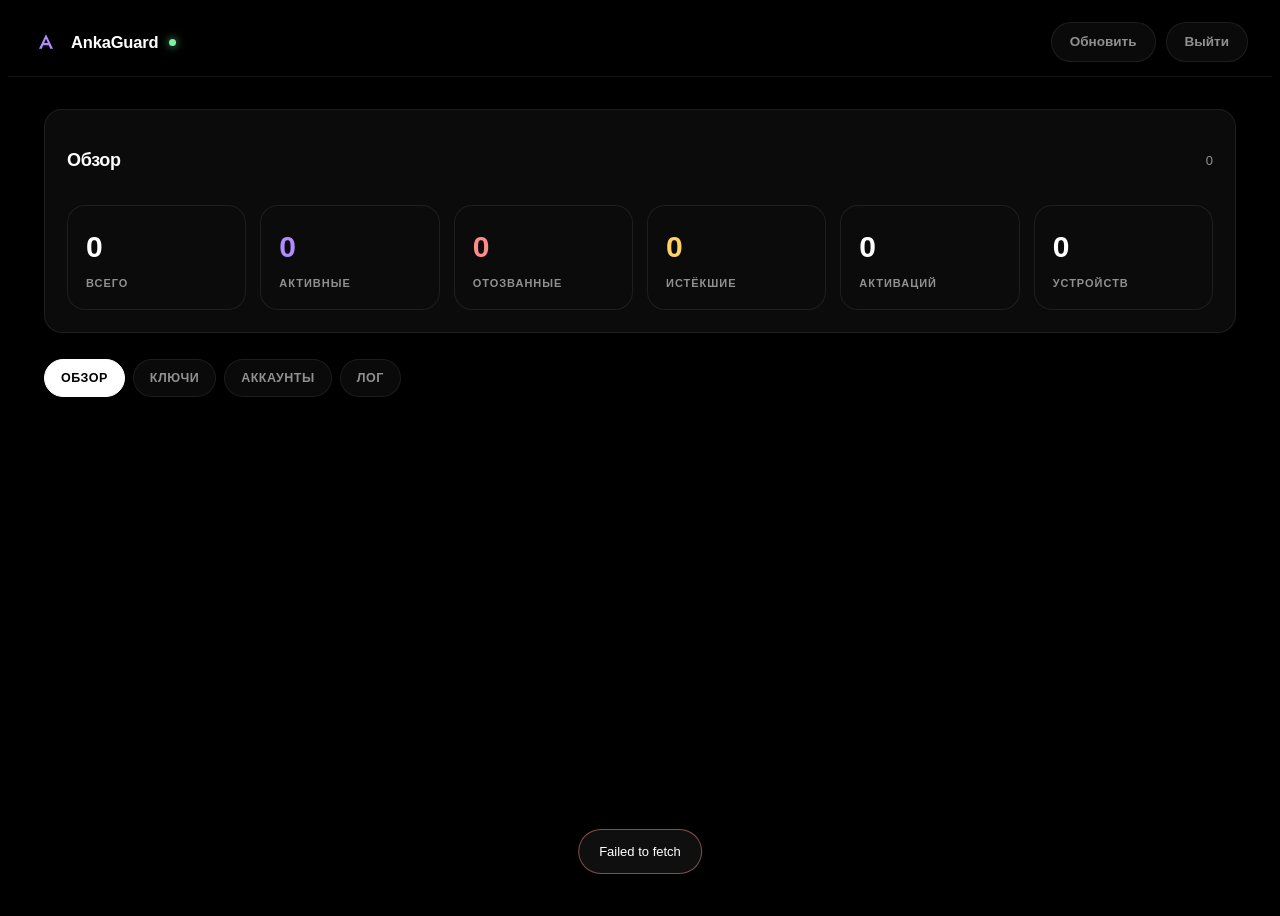
<file: admin/index.html>
<!doctype html>
<html lang="ru">
<head>
<meta charset="utf-8">
<meta http-equiv="Content-Security-Policy" content="default-src 'self'; script-src 'self' https://static.cloudflareinsights.com; style-src 'self' 'unsafe-inline'; img-src 'self' data: https:; font-src 'self'; connect-src 'self' https://static.cloudflareinsights.com https://ankaguard.ankavisual.workers.dev http://127.0.0.1:8724 http://localhost:8724; base-uri 'self'; form-action 'self'; object-src 'none'">
<meta name="referrer" content="no-referrer">
<meta name="viewport" content="width=device-width, initial-scale=1">
<meta name="color-scheme" content="dark">
<meta name="robots" content="noindex, nofollow">
<title>AnkaGuard — панель</title>
<link rel="icon" href="../assets/ankavisual/icon.ico" sizes="any">
<script src="../js/theme.js"></script>
<link rel="stylesheet" href="admin.css?v=19">
</head>
<body>

<header class="top">
    <div class="brand">
        <span class="logo"><svg viewBox="0 0 100 100" aria-hidden="true"><rect x="2" y="2" width="96" height="96" rx="23" fill="#000"/><path d="M50 22 L25 74 H35 L40 62 H60 L65 74 H75 Z M43.5 54 L50 38 L56.5 54 Z" fill="#B18CFF" fill-rule="evenodd"/></svg></span>
        <span class="brand-name">AnkaGuard</span>
        <span id="dot" class="dot" title="нет связи"></span>
    </div>
    <div class="top-actions">
        <button id="refresh" class="ghost" type="button" hidden>Обновить</button>
        <button id="logout" class="ghost" type="button" hidden>Выйти</button>
    </div>
</header>

<main>
    <section id="login" class="card login">
        <h1>Вход в панель</h1>
        <p class="muted">
            Вход только для владельца и аккаунтов из списка разрешённых.
            Для запросов к API дополнительно нужен <code>admin-token</code>, выданный бэкендом.
        </p>
        <p id="accountInfo" class="account-info" hidden></p>
        <form id="loginForm" class="stack">
            <label>
                admin-token
                <input id="token" type="password" autocomplete="current-password" placeholder="admin-token" spellcheck="false" required>
            </label>
            <button type="submit">Войти</button>
        </form>
        <p id="loginError" class="error" hidden></p>
        <div id="denied" class="denied" hidden>
            <p id="deniedText" class="muted"></p>
            <a class="link-button" href="https://ankavisual.pro/account/">Открыть аккаунт</a>
        </div>
    </section>

    <section id="app" hidden>
        <section id="viewOverview" class="view">
            <div class="card">
                <div class="card-head">
                    <h2>Обзор</h2>
                    <span id="statCount" class="muted"></span>
                </div>
                <div id="statGrid" class="stats-grid"></div>
                <div id="plans" class="plans" hidden></div>
            </div>
        </section>

        <nav class="admin-tabs" aria-label="Разделы панели">
            <button id="tabOverview" type="button" class="on" data-admin-tab="overview">Обзор</button>
            <button id="tabKeys" type="button" data-admin-tab="keys">Ключи</button>
            <button id="tabAccounts" type="button" data-admin-tab="accounts">Аккаунты</button>
            <button id="tabLog" type="button" data-admin-tab="log">Лог</button>
        </nav>

        <section id="viewKeys" class="view" hidden>
            <div class="layout">
                <section class="card grow">
                    <div class="card-head">
                        <h2>Ключи</h2>
                        <span id="count" class="muted"></span>
                    </div>
                    <div class="toolbar">
                        <input id="search" type="search" placeholder="поиск: ключ, заметка, план">
                        <select id="filter" aria-label="Фильтр ключей">
                            <option value="all">все</option>
                            <option value="active">активные</option>
                            <option value="revoked">отозванные</option>
                            <option value="expired">истёкшие</option>
                        </select>
                    </div>
                    <div class="table-wrap">
                        <table>
                            <thead>
                            <tr>
                                <th>Ключ</th>
                                <th class="note-col">Заметка</th>
                                <th class="plan-col">План</th>
                                <th>До</th>
                                <th class="num act-col">Активации</th>
                                <th class="num dev-col">Устройств</th>
                                <th>Статус</th>
                            </tr>
                            </thead>
                            <tbody id="rows"></tbody>
                        </table>
                    </div>
                    <p id="empty" class="muted empty" hidden>Ничего не найдено.</p>
                </section>

                <aside class="side">
                    <section class="card">
                        <h2>Выпустить ключи</h2>
                        <form id="createForm" class="stack">
                            <label>
                                Количество
                                <input id="cCount" type="number" min="1" max="500" value="1">
                            </label>
                            <label>
                                Дней
                                <input id="cDays" type="number" min="0" value="30">
                            </label>
                            <label>
                                План
                                <input id="cPlan" value="pro" spellcheck="false">
                            </label>
                            <label>
                                Активаций
                                <input id="cAct" type="number" min="1" value="1">
                            </label>
                            <label>
                                Заметка
                                <input id="cNote" placeholder="заказ или имя" maxlength="120">
                            </label>
                            <button type="submit">Выпустить</button>
                        </form>
                        <pre id="created" class="created" hidden></pre>
                    </section>

                    <section class="card">
                        <h2>Журнал</h2>
                        <ul id="logSide" class="log"></ul>
                    </section>
                </aside>
            </div>
        </section>

        <section id="viewAccounts" class="view" hidden>
            <section class="card accounts-card">
                <div class="card-head">
                    <h2>Аккаунты</h2>
                    <span id="accCount" class="muted"></span>
                </div>
                <div class="toolbar accounts-toolbar">
                    <input id="accSearch" type="search" placeholder="поиск: логин, почта или ID">
                    <select id="accFilter" aria-label="Статус аккаунта">
                        <option value="all">все</option>
                        <option value="active">активные</option>
                        <option value="blocked">заблокированные</option>
                    </select>
                    <select id="accPrefixFilter" aria-label="Префикс">
                        <option value="all">все префиксы</option>
                        <option value="owner">Владелец</option>
                        <option value="coowner">Со-владелец</option>
                        <option value="support">Поддержка</option>
                        <option value="admin">Админ</option>
                        <option value="beta">Бета-тестер</option>
                        <option value="none">Без префикса</option>
                    </select>
                </div>
                <div class="table-wrap">
                    <table>
                        <thead>
                        <tr>
                            <th>Игровой ID</th>
                            <th class="acc-mail-col">Почта</th>
                            <th>Префикс</th>
                            <th class="acc-created-col">Создан</th>
                            <th>Логин</th>
                            <th class="num">Сессии</th>
                            <th>Статус</th>
                            <th></th>
                        </tr>
                        </thead>
                        <tbody id="accRows"></tbody>
                    </table>
                </div>
                <p id="accEmpty" class="muted empty" hidden>Аккаунтов не найдено.</p>
            </section>
        </section>

        <section id="viewLog" class="view" hidden>
            <section class="card">
                <div class="card-head">
                    <h2>Лог</h2>
                    <span id="logCount" class="muted"></span>
                </div>
                <ul id="log" class="log"></ul>
            </section>
        </section>
    </section>
</main>

<div id="toast" class="toast" hidden></div>

<div id="modal" class="modal" hidden>
    <div class="modal-box card">
        <h3 id="mTitle"></h3>
        <p id="mText" class="muted"></p>
        <div id="mFields" class="stack"></div>
        <div class="modal-actions">
            <button id="mCancel" class="ghost" type="button">Отмена</button>
            <button id="mOk" type="button">OK</button>
        </div>
    </div>
</div>

<script src="admin-access.js?v=1"></script>
<script src="../js/admin-panel.js?v=11"></script>
</body>
</html>
</file>
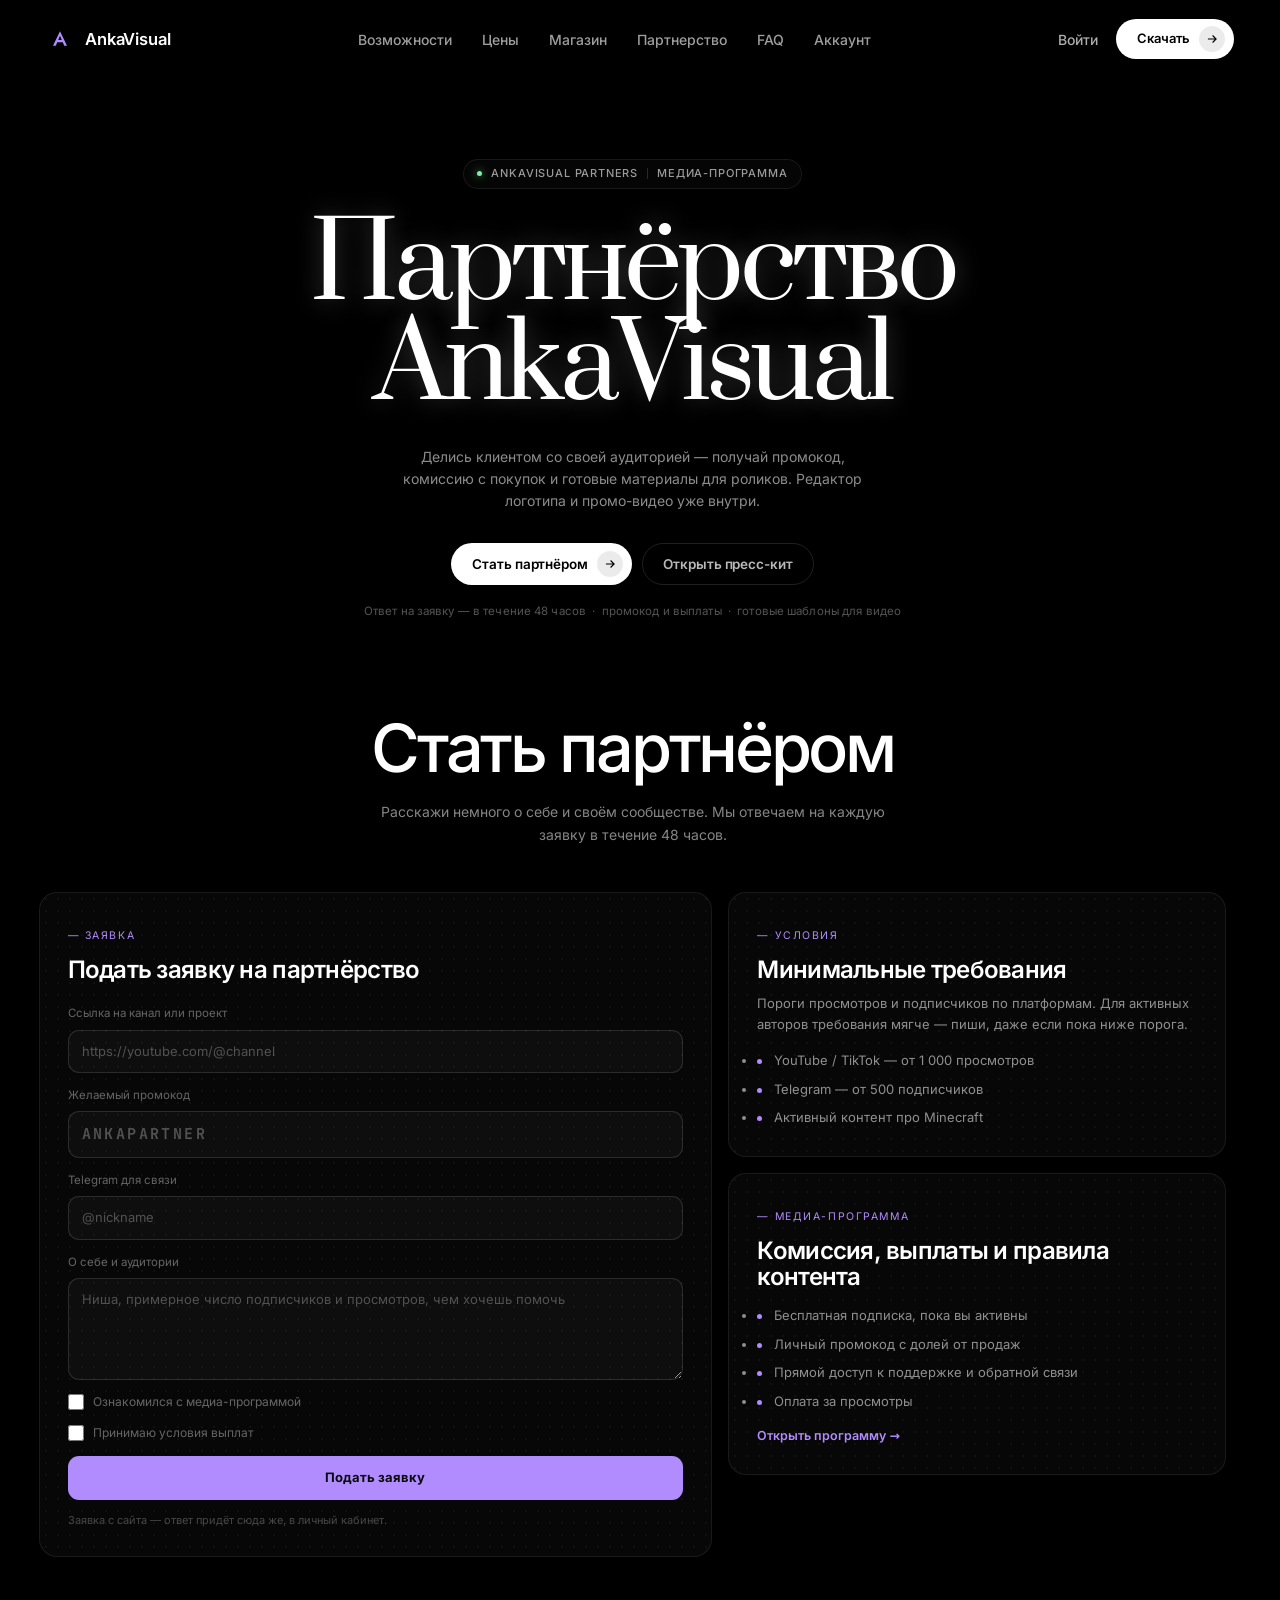
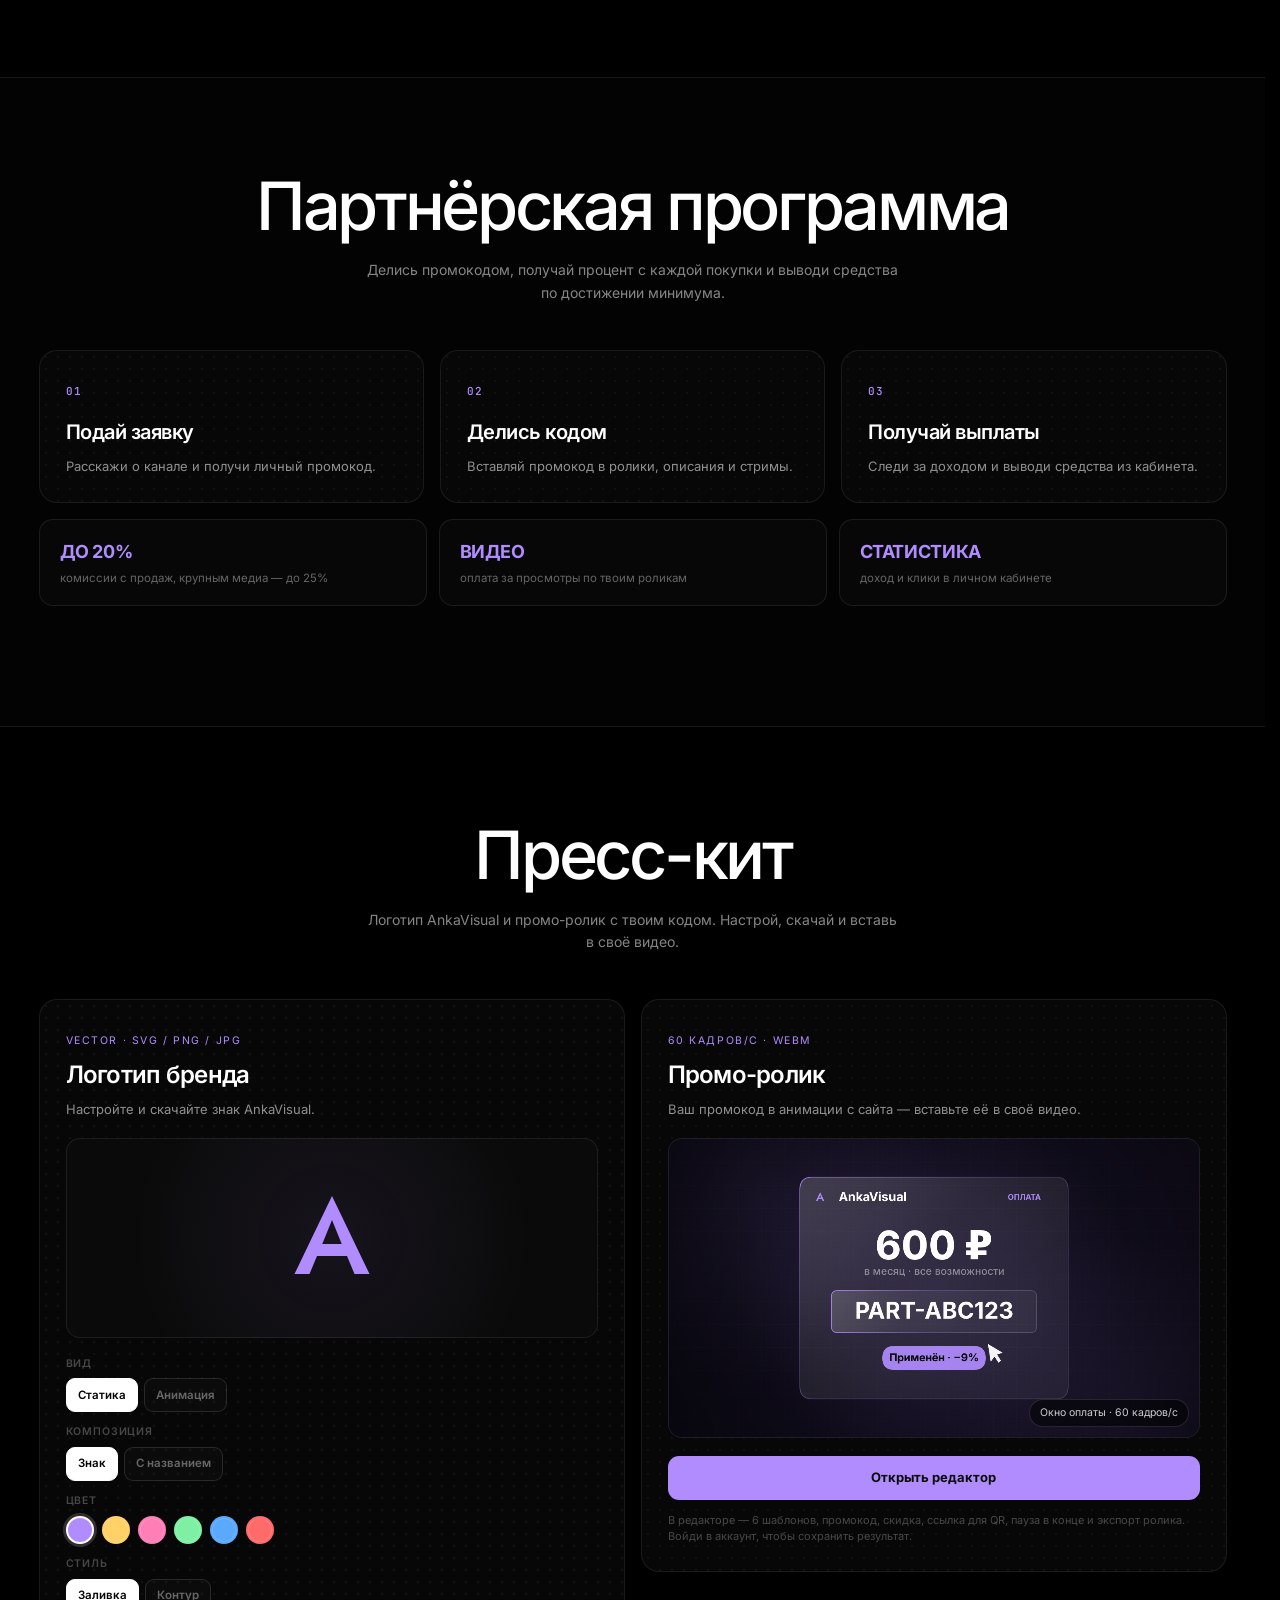
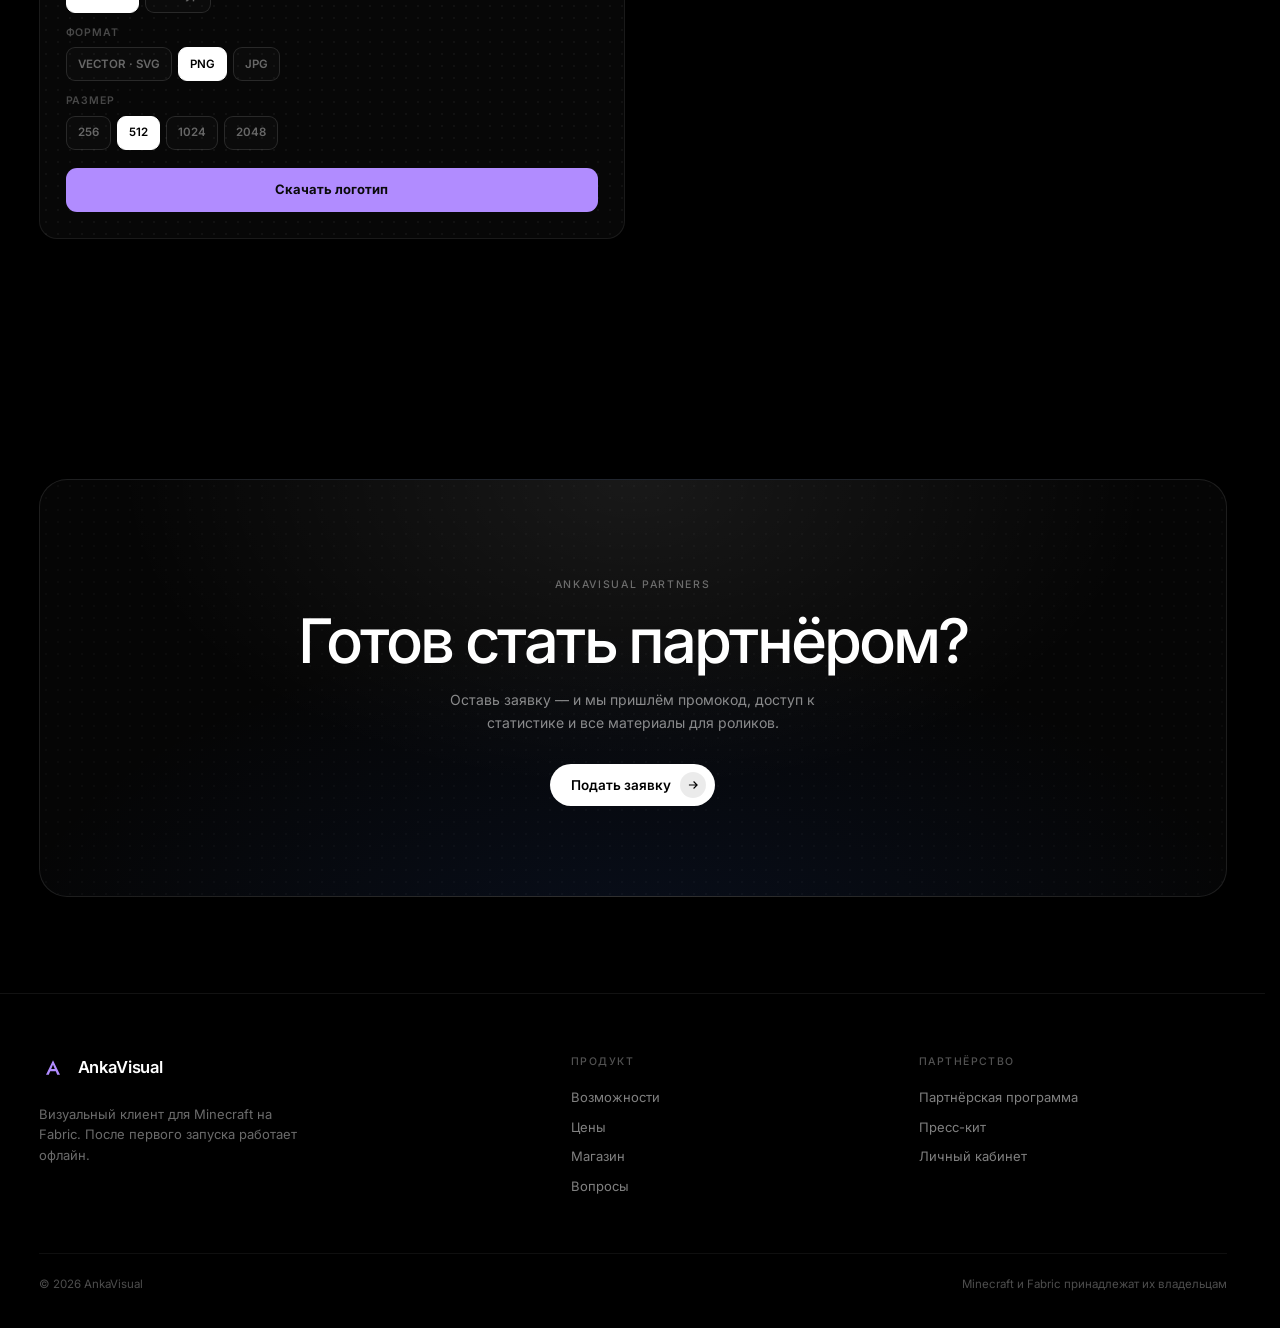
<file: partnership/index.html>
<!DOCTYPE html>
<html lang="ru">
<head>
<meta charset="utf-8">
<meta http-equiv="Content-Security-Policy" content="default-src 'self'; script-src 'self' https://static.cloudflareinsights.com; style-src 'self' 'unsafe-inline'; img-src 'self' data: https: https://ankaguard.ankavisual.workers.dev; media-src 'self' blob:; font-src 'self'; connect-src 'self' https://static.cloudflareinsights.com https://ankaguard.ankavisual.workers.dev http://127.0.0.1:8724 http://localhost:8724; base-uri 'self'; form-action 'self'; object-src 'none'">
<meta name="referrer" content="strict-origin-when-cross-origin">
<script src="../js/intro.js?v=1"></script>
<meta name="viewport" content="width=device-width,initial-scale=1">
<title>Партнёрство — AnkaVisual</title>
<meta name="description" content="Партнёрская программа AnkaVisual: промокод, комиссия с продаж, пресс-кит, редактор логотипа и промо-видео для партнёров.">
<meta name="theme-color" content="#000000">
<meta name="robots" content="index, follow, noarchive">
<link rel="icon" href="../assets/ankavisual/icon.ico" sizes="any">
<link rel="apple-touch-icon" href="../assets/ankavisual/logo-round.png">
<script src="../js/theme.js"></script>
<link rel="stylesheet" href="../css/site.css?v=19">
<link rel="stylesheet" href="../css/presskit.css?v=4">
</head>
<body>

<header class="site-header" id="top">
  <div class="shell header-inner">
    <a class="brand" href="../index.html" aria-label="AnkaVisual — на главную">
      <img class="mark" src="../assets/ankavisual/logo.svg" alt="" width="26" height="26">
      <span>AnkaVisual</span>
    </a>
    <nav class="nav-links" aria-label="Главная навигация">
      <a href="../index.html#features">Возможности</a>
      <a href="../index.html#pricing">Цены</a>
      <a href="../store/">Магазин</a>
      <a href="./" aria-current="page">Партнерство</a>
      <a href="../index.html#faq">FAQ</a>
      <a href="../account/">Аккаунт</a>
    </nav>
    <div class="header-actions">
      <a class="login" href="../account/">Войти</a>
      <a class="btn btn-light btn-sm" href="https://ankaguard.ankavisual.workers.dev/download">
        Скачать
        <svg width="13" height="13" viewBox="0 0 24 24" fill="none" stroke="currentColor" stroke-width="2" aria-hidden="true"><path d="M5 12h14M13 6l6 6-6 6"/></svg>
      </a>
    </div>
  </div>
</header>

<main>

<!-- =============================== ГЕРОЙ ============================== -->
<section class="hero pk-hero">
  <div class="shell">
    <div class="hero-badge reveal">
      <span class="live-dot" aria-hidden="true"></span>
      <span>AnkaVisual Partners</span>
      <span class="badge-sep" aria-hidden="true"></span>
      <span>Медиа-программа</span>
    </div>
    <h1 class="hero-title" id="heroTitle">Партнёрство<br>AnkaVisual</h1>
    <p class="hero-sub reveal">Делись клиентом со своей аудиторией — получай промокод, комиссию с покупок и готовые материалы для роликов. Редактор логотипа и промо-видео уже внутри.</p>
    <div class="hero-cta reveal">
      <a class="btn btn-light" href="#apply">Стать партнёром
        <svg width="14" height="14" viewBox="0 0 24 24" fill="none" stroke="currentColor" stroke-width="2" aria-hidden="true"><path d="M5 12h14M13 6l6 6-6 6"/></svg>
      </a>
      <a class="btn btn-ghost" href="#presskit">Открыть пресс-кит</a>
    </div>
    <p class="hero-meta reveal">Ответ на заявку — в течение 48 часов &nbsp;·&nbsp; промокод и выплаты &nbsp;·&nbsp; готовые шаблоны для видео</p>
  </div>
</section>

<!-- ============================ СТАТЬ ПАРТНЁРОМ ======================= -->
<section class="section pk-section" id="apply">
  <div class="shell">
    <div class="section-head reveal">
      <h2>Стать партнёром</h2>
      <p>Расскажи немного о себе и своём сообществе. Мы отвечаем на каждую заявку в течение 48 часов.</p>
    </div>

    <div class="pk-apply-grid">
      <article class="pk-card pk-apply-form-card reveal">
        <span class="pk-kicker">— ЗАЯВКА</span>
        <h3>Подать заявку на партнёрство</h3>
        <form id="partnerApplyPageForm" class="pk-form">
          <label class="pk-field">
            <span>Ссылка на канал или проект</span>
            <input name="link" type="url" class="pk-input" placeholder="https://youtube.com/@channel" maxlength="200" required>
          </label>
          <label class="pk-field">
            <span>Желаемый промокод</span>
            <input name="promo" type="text" class="pk-input pk-input--promo" placeholder="ANKAPARTNER" maxlength="24" autocomplete="off" required>
          </label>
          <label class="pk-field">
            <span>Telegram для связи</span>
            <input name="contact" type="text" class="pk-input" placeholder="@nickname" maxlength="80" required>
          </label>
          <label class="pk-field">
            <span>О себе и аудитории</span>
            <textarea name="about" class="pk-input pk-textarea" rows="4" placeholder="Ниша, примерное число подписчиков и просмотров, чем хочешь помочь" maxlength="600" required></textarea>
          </label>
          <label class="pk-check">
            <input type="checkbox" name="program" required>
            <span>Ознакомился с медиа-программой</span>
          </label>
          <label class="pk-check">
            <input type="checkbox" name="terms" required>
            <span>Принимаю условия выплат</span>
          </label>
          <p id="pkApplyMsg" class="pk-msg" role="status" hidden></p>
          <button class="pk-primary" type="submit">Подать заявку</button>
        </form>
        <p class="pk-fine">Заявка с сайта — ответ придёт сюда же, в личный кабинет.</p>
      </article>

      <div class="pk-side">
        <article class="pk-card reveal">
          <span class="pk-kicker">— УСЛОВИЯ</span>
          <h3>Минимальные требования</h3>
          <p class="pk-card-text">Пороги просмотров и подписчиков по платформам. Для активных авторов требования мягче — пиши, даже если пока ниже порога.</p>
          <ul class="pk-list">
            <li>YouTube / TikTok — от 1 000 просмотров</li>
            <li>Telegram — от 500 подписчиков</li>
            <li>Активный контент про Minecraft</li>
          </ul>
        </article>
        <article class="pk-card reveal">
          <span class="pk-kicker">— МЕДИА-ПРОГРАММА</span>
          <h3>Комиссия, выплаты и правила контента</h3>
          <ul class="pk-list">
            <li>Бесплатная подписка, пока вы активны</li>
            <li>Личный промокод с долей от продаж</li>
            <li>Прямой доступ к поддержке и обратной связи</li>
            <li>Оплата за просмотры</li>
          </ul>
          <a class="pk-link" href="#program">Открыть программу →</a>
        </article>
      </div>
    </div>
  </div>
</section>

<!-- ========================== ПАРТНЁРСКАЯ ПРОГРАММА =================== -->
<section class="section pk-section pk-section--alt" id="program">
  <div class="shell">
    <div class="section-head reveal">
      <h2>Партнёрская программа</h2>
      <p>Делись промокодом, получай процент с каждой покупки и выводи средства по достижении минимума.</p>
    </div>
    <div class="pk-steps">
      <article class="pk-step reveal"><span class="pk-step-num">01</span><h3>Подай заявку</h3><p>Расскажи о канале и получи личный промокод.</p></article>
      <article class="pk-step reveal"><span class="pk-step-num">02</span><h3>Делись кодом</h3><p>Вставляй промокод в ролики, описания и стримы.</p></article>
      <article class="pk-step reveal"><span class="pk-step-num">03</span><h3>Получай выплаты</h3><p>Следи за доходом и выводи средства из кабинета.</p></article>
    </div>
    <div class="pk-badges reveal">
      <span class="pk-badge"><b>ДО 20%</b><span>комиссии с продаж, крупным медиа — до 25%</span></span>
      <span class="pk-badge"><b>ВИДЕО</b><span>оплата за просмотры по твоим роликам</span></span>
      <span class="pk-badge"><b>СТАТИСТИКА</b><span>доход и клики в личном кабинете</span></span>
    </div>
  </div>
</section>

<!-- ============================== ПРЕСС-КИТ =========================== -->
<section class="section pk-section" id="presskit">
  <div class="shell">
    <div class="section-head reveal">
      <h2>Пресс-кит</h2>
      <p>Логотип AnkaVisual и промо-ролик с твоим кодом. Настрой, скачай и вставь в своё видео.</p>
    </div>

    <div class="pk-editors">
      <!-- редактор логотипа -->
      <article class="pk-card pk-editor-card reveal">
        <span class="pk-kicker">VECTOR · SVG / PNG / JPG</span>
        <h3>Логотип бренда</h3>
        <p class="pk-card-text">Настройте и скачайте знак AnkaVisual.</p>
        <div class="pk-logo-preview"><img id="pkLogoPreview" alt="Логотип AnkaVisual" src=""></div>
        <div class="pk-controls">
          <div class="pk-control-row">
            <span class="pk-control-label">Вид</span>
            <div class="pk-segments" id="pkLogoMode">
              <button type="button" class="pk-seg is-active" data-mode="static">Статика</button>
              <button type="button" class="pk-seg" data-mode="animation">Анимация</button>
            </div>
          </div>
          <div class="pk-control-row">
            <span class="pk-control-label">Композиция</span>
            <div class="pk-segments" id="pkLogoComposition">
              <button type="button" class="pk-seg is-active" data-composition="mark">Знак</button>
              <button type="button" class="pk-seg" data-composition="full">С названием</button>
            </div>
          </div>
          <div class="pk-control-row">
            <span class="pk-control-label">Цвет</span>
            <div class="pk-swatches" id="pkLogoColors"></div>
          </div>
          <div class="pk-control-row">
            <span class="pk-control-label">Стиль</span>
            <div class="pk-segments" id="pkLogoStyle">
              <button type="button" class="pk-seg is-active" data-style="fill">Заливка</button>
              <button type="button" class="pk-seg" data-style="stroke">Контур</button>
            </div>
          </div>
          <div class="pk-control-row">
            <span class="pk-control-label">Формат</span>
            <div class="pk-segments" id="pkLogoFormat">
              <button type="button" class="pk-seg" data-format="svg">VECTOR · SVG</button>
              <button type="button" class="pk-seg is-active" data-format="png">PNG</button>
              <button type="button" class="pk-seg" data-format="jpg">JPG</button>
            </div>
          </div>
          <div class="pk-control-row">
            <span class="pk-control-label">Размер</span>
            <div class="pk-segments" id="pkLogoSize">
              <button type="button" class="pk-seg" data-size="256">256</button>
              <button type="button" class="pk-seg is-active" data-size="512">512</button>
              <button type="button" class="pk-seg" data-size="1024">1024</button>
              <button type="button" class="pk-seg" data-size="2048">2048</button>
            </div>
          </div>
        </div>
        <button type="button" class="pk-primary" id="pkLogoDownload">Скачать логотип</button>
      </article>

      <!-- редактор промо-видео -->
      <article class="pk-card pk-editor-card reveal">
        <span class="pk-kicker">60 КАДРОВ/С · WEBM</span>
        <h3>Промо-ролик</h3>
        <p class="pk-card-text">Ваш промокод в анимации с сайта — вставьте её в своё видео.</p>
        <div class="pk-video-poster">
          <canvas id="pkVideoPoster" width="1280" height="720" aria-label="Предпросмотр промо-видео"></canvas>
          <span class="pk-video-badge">Окно оплаты · 60 кадров/с</span>
        </div>
        <button type="button" class="pk-primary" id="pkOpenVideoEditor">Открыть редактор</button>
        <p class="pk-fine">В редакторе — 6 шаблонов, промокод, скидка, ссылка для QR, пауза в конце и экспорт ролика. Войди в аккаунт, чтобы сохранить результат.</p>
      </article>
    </div>
  </div>
</section>

<!-- ============================== ФИНАЛ ============================== -->
<section class="section pk-final">
  <div class="shell">
    <div class="closing reveal">
      <span class="closing-kicker">AnkaVisual Partners</span>
      <h2>Готов стать партнёром?</h2>
      <p>Оставь заявку — и мы пришлём промокод, доступ к статистике и все материалы для роликов.</p>
      <a class="btn btn-light" href="#apply">Подать заявку
        <svg width="14" height="14" viewBox="0 0 24 24" fill="none" stroke="currentColor" stroke-width="2" aria-hidden="true"><path d="M5 12h14M13 6l6 6-6 6"/></svg>
      </a>
    </div>
  </div>
</section>

</main>

<footer class="footer">
  <div class="shell">
    <div class="footer-grid">
      <div class="footer-brand">
        <a class="brand" href="../index.html">
          <img class="mark" src="../assets/ankavisual/logo.svg" alt="" width="26" height="26">
          <span>AnkaVisual</span>
        </a>
        <p>Визуальный клиент для Minecraft на Fabric. После первого запуска работает офлайн.</p>
      </div>
      <div class="footer-col">
        <h5>Продукт</h5>
        <a href="../index.html#features">Возможности</a>
        <a href="../index.html#pricing">Цены</a>
        <a href="../shop/">Магазин</a>
        <a href="../index.html#faq">Вопросы</a>
      </div>
      <div class="footer-col">
        <h5>Партнёрство</h5>
        <a href="./">Партнёрская программа</a>
        <a href="#presskit">Пресс-кит</a>
        <a href="../account/">Личный кабинет</a>
      </div>
    </div>
    <div class="footer-bottom">
      <span>© <span id="year">2026</span> AnkaVisual</span>
      <span>Minecraft и Fabric принадлежат их владельцам</span>
    </div>
  </div>
</footer>

<!-- ========================= РЕДАКТОР ПРОМО-РОЛИКА ================== -->
<div class="pk-video-modal" id="pkVideoModal" hidden>
  <div class="pkv-header">
    <span class="pkv-title">— РЕДАКТОР ПРОМО-РОЛИКА</span>
    <span class="pkv-shortcuts">Пробел — пуск и пауза · ← → — кадр, с Shift — секунда</span>
    <button type="button" class="pkv-close" id="pkvClose" aria-label="Закрыть">×</button>
  </div>

  <div class="pkv-body">
    <div class="pkv-stage">
      <div class="pkv-canvas-wrap">
        <canvas id="pkVideoPreview" width="1280" height="720" aria-label="Предпросмотр промо-видео"></canvas>
      </div>
      <div class="pkv-timeline">
        <button type="button" class="pkv-play" id="pkPlay" aria-label="Воспроизвести">▶</button>
        <span class="pkv-time" id="pkTime">0:00.00 / 0:08.20 · кадр 0/492</span>
        <input type="range" id="pkScrub" class="pkv-scrub" min="0" max="820" step="1" value="0">
        <button type="button" class="pkv-frame" id="pkPrev" aria-label="Предыдущий кадр">−кадр</button>
        <button type="button" class="pkv-frame" id="pkNext" aria-label="Следующий кадр">кадр+</button>
      </div>
    </div>

    <aside class="pkv-sidebar">
      <div class="pkv-group">
        <label class="pkv-label">Шаблон</label>
        <div class="pkv-templates" id="pkTemplates">
          <button type="button" class="pkv-template is-active" data-template="payment">Окно оплаты</button>
          <button type="button" class="pkv-template" data-template="plate">Плашка</button>
          <button type="button" class="pkv-template" data-template="strip">Полоса</button>
          <button type="button" class="pkv-template" data-template="coupon">Купон</button>
          <button type="button" class="pkv-template" data-template="big">Крупный текст</button>
          <button type="button" class="pkv-template" data-template="qr">QR-код</button>
        </div>
        <p class="pkv-desc" id="pkTemplateDesc">Карточка цены и поле промокода, курсор · 60 кадров/с</p>
      </div>

      <div class="pkv-group">
        <div class="pkv-label-row"><label class="pkv-label" for="pkPromoInput">Промокод</label><small>до 14 символов</small></div>
        <input id="pkPromoInput" class="pkv-input pkv-input--promo" type="text" maxlength="14" placeholder="ВАШ КОД" value="PART-ABC123">
      </div>

      <div class="pkv-group">
        <div class="pkv-label-row"><label class="pkv-label" for="pkDiscountInput">Скидка</label><small>Как у вашего промокода</small></div>
        <input id="pkDiscountInput" class="pkv-input" type="text" maxlength="8" placeholder="−9%" value="−9%">
      </div>

      <div class="pkv-group">
        <label class="pkv-label">Пауза в конце</label>
        <div class="pkv-stepper">
          <button type="button" id="pkPauseMinus" aria-label="Уменьшить">−</button>
          <input id="pkEndPause" type="text" value="3.5 c" readonly>
          <button type="button" id="pkPausePlus" aria-label="Увеличить">+</button>
        </div>
        <p class="pkv-desc">Сколько ролик держится после применения кода — подгоните под озвучку.</p>
      </div>

      <div class="pkv-group">
        <div class="pkv-label-row"><label class="pkv-label">Промо-конфиг</label><small>Как в окне оплаты</small></div>
        <div class="pkv-segments" id="pkPromoConfig">
          <button type="button" class="pkv-seg is-active">Нет</button>
          <button type="button" class="pkv-seg">Сколько · 0</button>
          <button type="button" class="pkv-seg">Название</button>
        </div>
        <p class="pkv-desc">К промокоду не привязаны промо-конфиги — их добавляют в разделе «Промокод».</p>
      </div>

      <div class="pkv-group">
        <label class="pkv-label">Цвет</label>
        <div class="pk-swatches" id="pkVideoColors"></div>
      </div>

      <div class="pkv-group">
        <label class="pkv-label">Анимация</label>
        <div class="pkv-segments" id="pkSpeed">
          <button type="button" class="pkv-seg" data-speed="0.8">0.8×</button>
          <button type="button" class="pkv-seg is-active" data-speed="1">1×</button>
          <button type="button" class="pkv-seg" data-speed="1.25">1.25×</button>
        </div>
      </div>

      <div class="pkv-group">
        <label class="pkv-label">Фон</label>
        <div class="pkv-segments" id="pkBackground">
          <button type="button" class="pkv-seg" data-bg="none">Без фона</button>
          <button type="button" class="pkv-seg is-active" data-bg="dark">Тёмный</button>
          <button type="button" class="pkv-seg" data-bg="site">Сайт</button>
          <button type="button" class="pkv-seg" data-bg="green">Зелёный</button>
        </div>
      </div>

      <div class="pkv-group pkv-group--export">
        <label class="pkv-label">Экспорт</label>
        <div class="pkv-segments">
          <button type="button" class="pkv-seg is-active">WebM</button>
          <button type="button" class="pkv-seg">Кадр PNG</button>
        </div>
        <p class="pkv-desc">Для монтажа: зелёный фон убирается хромакеем. Прозрачный фон сохраняется в WebM.</p>
        <div class="pkv-export-actions">
          <button type="button" class="pk-primary" id="pkExportVideo">Скачать ролик</button>
          <button type="button" class="pk-secondary" id="pkSaveFrame">Сохранить кадр</button>
        </div>
        <p class="pkv-desc">Войдите, чтобы сделать ролик.</p>
      </div>
    </aside>
  </div>
</div>

<script src="../js/site.js?v=6"></script>
<script src="../js/config.js?v=7"></script>
<script src="../js/qrcode.js"></script>
<script src="../js/presskit.js?v=9"></script>
<script src="../js/guard.js?v=2"></script>
</body>
</html>
</file>
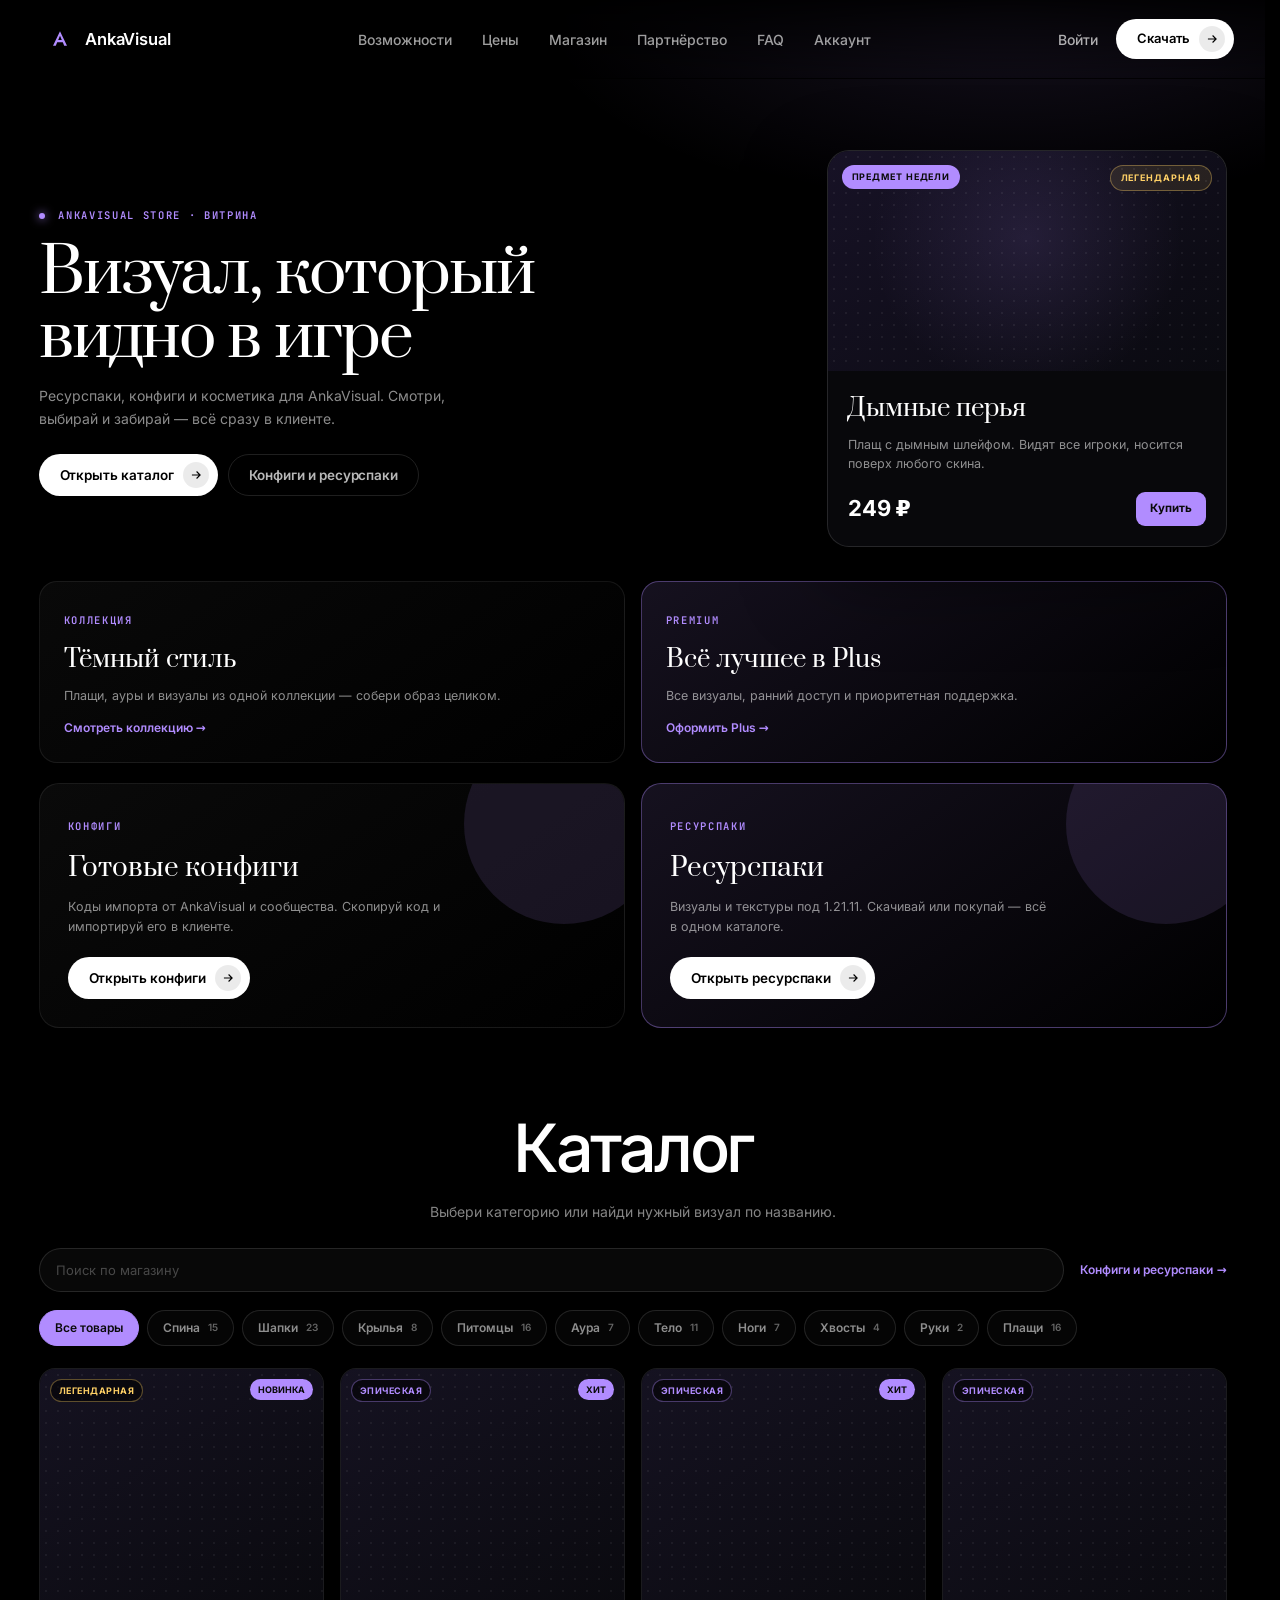
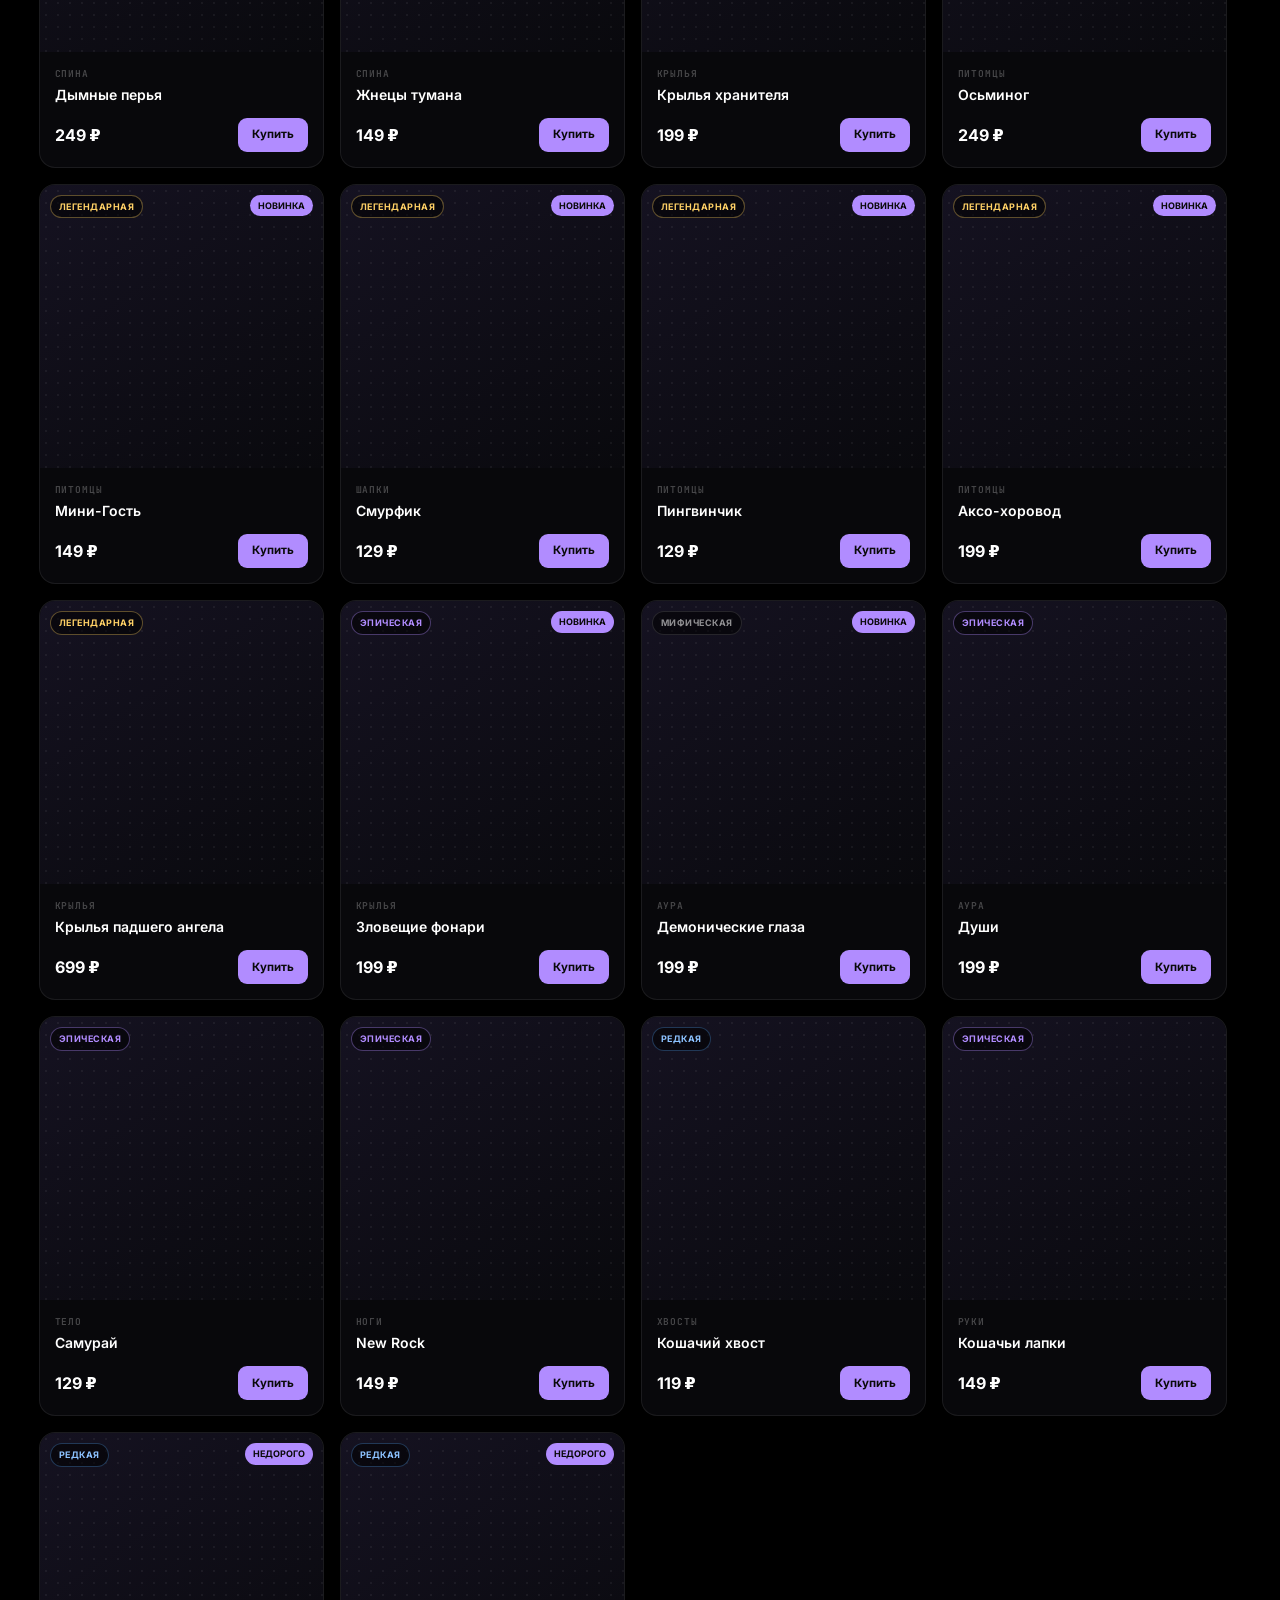
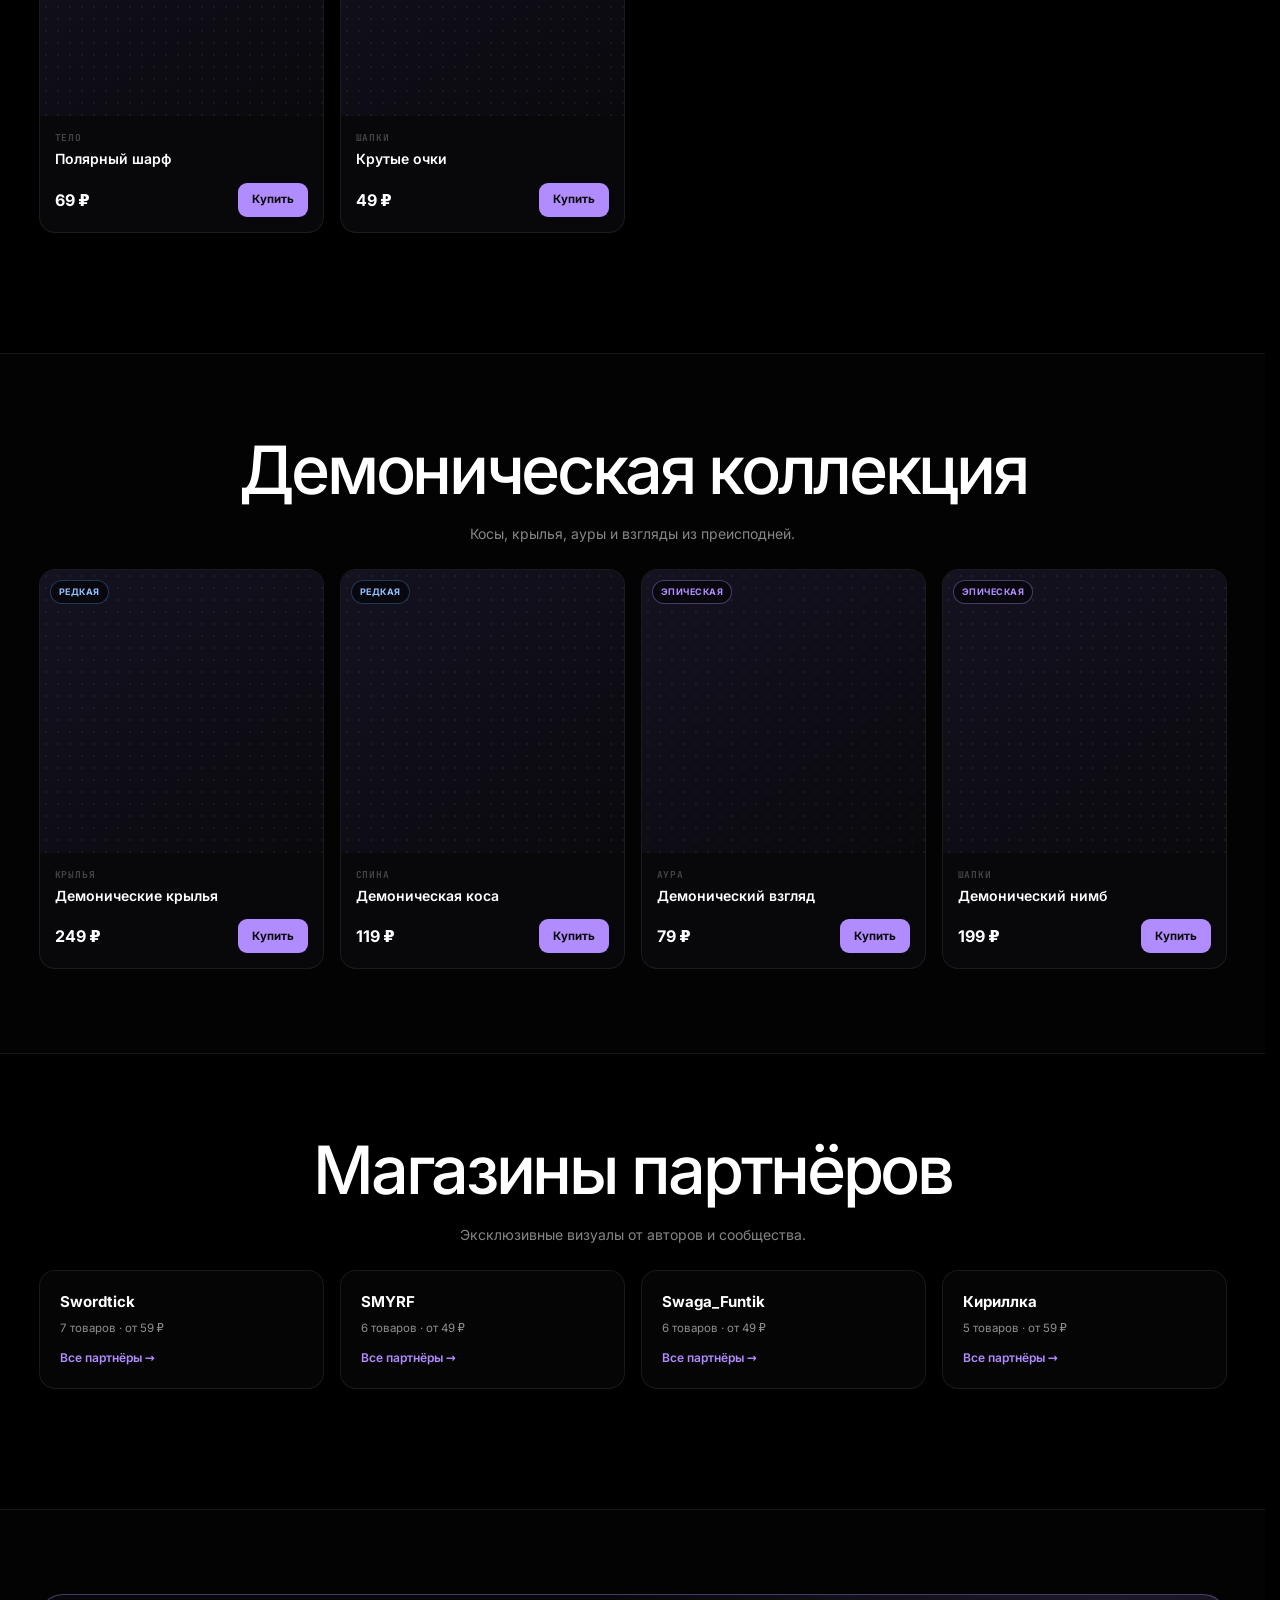
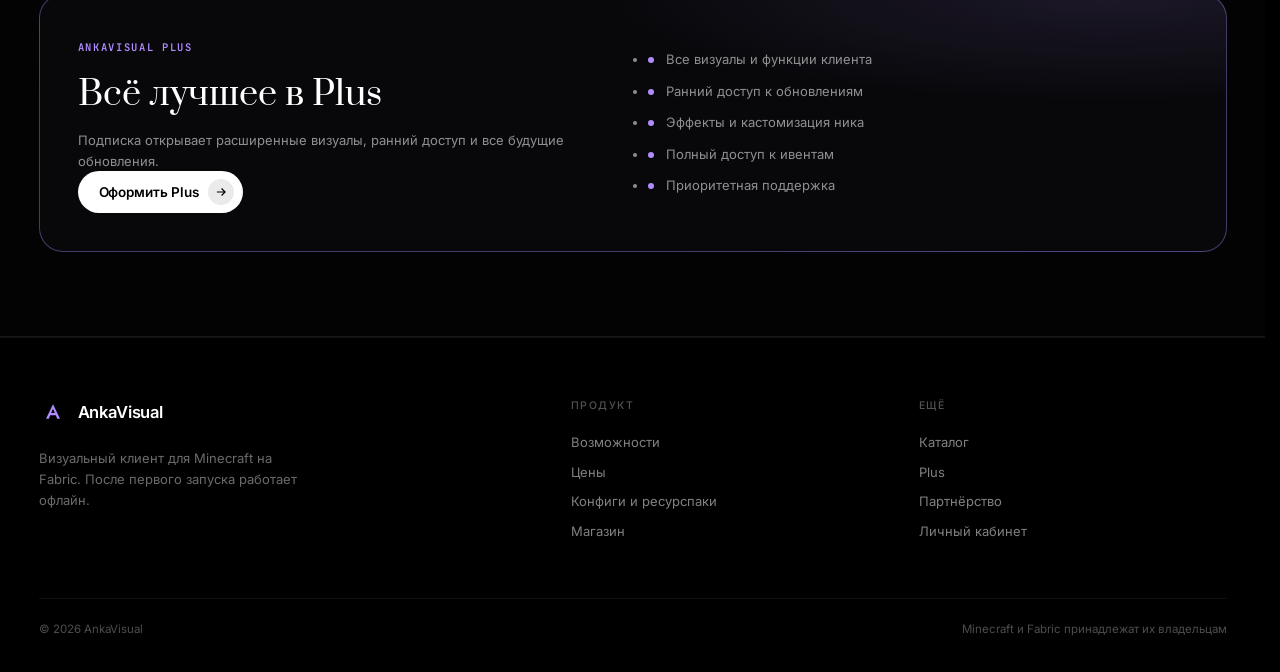
<file: store/index.html>
<!DOCTYPE html>
<html lang="ru">
<head>
<meta charset="utf-8">
<meta http-equiv="Content-Security-Policy" content="default-src 'self'; script-src 'self' https://static.cloudflareinsights.com; style-src 'self' 'unsafe-inline'; img-src 'self' data: https:; media-src 'self' blob:; font-src 'self'; connect-src 'self' https://static.cloudflareinsights.com https://ankaguard.ankavisual.workers.dev http://127.0.0.1:8724 http://localhost:8724; base-uri 'self'; form-action 'self'; object-src 'none'">
<meta name="referrer" content="strict-origin-when-cross-origin">
<script src="../js/intro.js?v=1"></script>
<meta name="viewport" content="width=device-width,initial-scale=1">
<title>Магазин — AnkaVisual Store</title>
<meta name="description" content="AnkaVisual Store: визуалы, ресурспаки, конфиги и косметика для клиента. Примеряй, выбирай и покупай.">
<meta name="robots" content="index, follow, noarchive">
<link rel="icon" href="../assets/ankavisual/icon.ico" sizes="any">
<script src="../js/theme.js"></script>
<link rel="stylesheet" href="../css/site.css?v=19">
<link rel="stylesheet" href="../css/store.css?v=2">
</head>
<body>

<header class="site-header" id="top">
  <div class="shell header-inner">
    <a class="brand" href="../index.html" aria-label="AnkaVisual — на главную">
      <img class="mark" src="../assets/ankavisual/logo.svg" alt="" width="26" height="26">
      <span>AnkaVisual</span>
    </a>
    <nav class="nav-links" aria-label="Главная навигация">
      <a href="../index.html#features">Возможности</a>
      <a href="../index.html#pricing">Цены</a>
      <a href="./" aria-current="page">Магазин</a>
      <a href="../partnership/">Партнёрство</a>
      <a href="../index.html#faq">FAQ</a>
      <a href="../account/">Аккаунт</a>
    </nav>
    <div class="header-actions">
      <a class="login" href="../account/">Войти</a>
      <a class="btn btn-light btn-sm" href="https://ankaguard.ankavisual.workers.dev/download">Скачать
        <svg width="13" height="13" viewBox="0 0 24 24" fill="none" stroke="currentColor" stroke-width="2" aria-hidden="true"><path d="M5 12h14M13 6l6 6-6 6"/></svg>
      </a>
    </div>
  </div>
</header>

<main>
  <!-- витрина -->
  <section class="section store-hero">
    <div class="shell">
      <div class="store-hero-grid">
        <div class="store-hero-copy reveal">
          <span class="eyebrow"><span class="live-dot"></span> ANKAVISUAL STORE · ВИТРИНА</span>
          <h1>Визуал, который<br>видно в игре</h1>
          <p>Ресурспаки, конфиги и косметика для AnkaVisual. Смотри, выбирай и забирай — всё сразу в клиенте.</p>
          <div class="store-hero-actions">
            <a class="btn btn-light" href="#catalog">Открыть каталог
              <svg width="14" height="14" viewBox="0 0 24 24" fill="none" stroke="currentColor" stroke-width="2" aria-hidden="true"><path d="M5 12h14M13 6l6 6-6 6"/></svg>
            </a>
            <a class="btn btn-ghost" href="../shop/">Конфиги и ресурспаки</a>
          </div>
        </div>
        <article class="store-featured reveal">
          <div class="sf-media"><span class="sf-badge">ПРЕДМЕТ НЕДЕЛИ</span><span class="sf-rarity">Легендарная</span></div>
          <div class="sf-body">
            <h3>Дымные перья</h3>
            <p>Плащ с дымным шлейфом. Видят все игроки, носится поверх любого скина.</p>
            <div class="sf-foot"><b>249 ₽</b><button class="store-buy" type="button" data-buy="Дымные перья" data-price="249">Купить</button></div>
          </div>
        </article>
      </div>

      <div class="store-banners reveal">
        <article class="store-banner">
          <span class="eyebrow">КОЛЛЕКЦИЯ</span>
          <h3>Тёмный стиль</h3>
          <p>Плащи, ауры и визуалы из одной коллекции — собери образ целиком.</p>
          <a href="#collection" class="store-link">Смотреть коллекцию →</a>
        </article>
        <article class="store-banner store-banner--acc">
          <span class="eyebrow">PREMIUM</span>
          <h3>Всё лучшее в Plus</h3>
          <p>Все визуалы, ранний доступ и приоритетная поддержка.</p>
          <a href="../index.html#pricing" class="store-link">Оформить Plus →</a>
        </article>
      </div>
    </div>
  </section>

  <section class="store-quick-wrap" id="quick">
    <div class="shell">
      <div class="store-quick reveal">
        <article class="quick-card">
          <span class="eyebrow">КОНФИГИ</span>
          <h3>Готовые конфиги</h3>
          <p>Коды импорта от AnkaVisual и сообщества. Скопируй код и импортируй его в клиенте.</p>
          <a class="btn btn-light" href="../shop/#configs">Открыть конфиги
            <svg width="14" height="14" viewBox="0 0 24 24" fill="none" stroke="currentColor" stroke-width="2" aria-hidden="true"><path d="M5 12h14M13 6l6 6-6 6"/></svg>
          </a>
        </article>
        <article class="quick-card quick-card--accent">
          <span class="eyebrow">РЕСУРСПАКИ</span>
          <h3>Ресурспаки</h3>
          <p>Визуалы и текстуры под 1.21.11. Скачивай или покупай — всё в одном каталоге.</p>
          <a class="btn btn-light" href="../shop/#configs">Открыть ресурспаки
            <svg width="14" height="14" viewBox="0 0 24 24" fill="none" stroke="currentColor" stroke-width="2" aria-hidden="true"><path d="M5 12h14M13 6l6 6-6 6"/></svg>
          </a>
        </article>
      </div>
    </div>
  </section>

  <section class="section store-section" id="catalog">
    <div class="shell">
      <div class="section-head reveal">
        <h2>Каталог</h2>
        <p>Выбери категорию или найди нужный визуал по названию.</p>
      </div>
      <div class="store-tools reveal">
        <input id="storeSearch" class="store-search" type="search" placeholder="Поиск по магазину" aria-label="Поиск по магазину">
        <a class="store-link" href="../shop/">Конфиги и ресурспаки →</a>
      </div>
      <div class="store-cats reveal" id="storeCats"></div>
      <div class="store-grid" id="storeGrid" aria-live="polite"></div>
    </div>
  </section>

  <section class="section store-section store-section--alt" id="collection">
    <div class="shell">
      <div class="section-head reveal">
        <h2>Демоническая коллекция</h2>
        <p>Косы, крылья, ауры и взгляды из преисподней.</p>
      </div>
      <div class="store-grid" id="collectionGrid"></div>
    </div>
  </section>

  <section class="section store-section" id="partners">
    <div class="shell">
      <div class="section-head reveal">
        <h2>Магазины партнёров</h2>
        <p>Эксклюзивные визуалы от авторов и сообщества.</p>
      </div>
      <div class="store-partners" id="storePartners"></div>
    </div>
  </section>

  <section class="section store-section store-section--alt" id="premium">
    <div class="shell">
      <div class="premium-card reveal">
        <div class="premium-copy">
          <span class="eyebrow">ANKAVISUAL PLUS</span>
          <h2>Всё лучшее в Plus</h2>
          <p>Подписка открывает расширенные визуалы, ранний доступ и все будущие обновления.</p>
          <a class="btn btn-light" href="../index.html#pricing">Оформить Plus
            <svg width="14" height="14" viewBox="0 0 24 24" fill="none" stroke="currentColor" stroke-width="2" aria-hidden="true"><path d="M5 12h14M13 6l6 6-6 6"/></svg>
          </a>
        </div>
        <ul class="premium-list">
          <li>Все визуалы и функции клиента</li>
          <li>Ранний доступ к обновлениям</li>
          <li>Эффекты и кастомизация ника</li>
          <li>Полный доступ к ивентам</li>
          <li>Приоритетная поддержка</li>
        </ul>
      </div>
    </div>
  </section>

</main>

<footer class="footer">
  <div class="shell">
    <div class="footer-grid">
      <div class="footer-brand">
        <a class="brand" href="../index.html"><img class="mark" src="../assets/ankavisual/logo.svg" alt="" width="26" height="26"><span>AnkaVisual</span></a>
        <p>Визуальный клиент для Minecraft на Fabric. После первого запуска работает офлайн.</p>
      </div>
      <div class="footer-col"><h5>Продукт</h5><a href="../index.html#features">Возможности</a><a href="../index.html#pricing">Цены</a><a href="../shop/">Конфиги и ресурспаки</a><a href="./">Магазин</a></div>
      <div class="footer-col"><h5>Ещё</h5><a href="#catalog">Каталог</a><a href="#premium">Plus</a><a href="../partnership/">Партнёрство</a><a href="../account/">Личный кабинет</a></div>
    </div>
    <div class="footer-bottom"><span>© <span id="year">2026</span> AnkaVisual</span><span>Minecraft и Fabric принадлежат их владельцам</span></div>
  </div>
</footer>

<div class="store-checkout" id="storeCheckout" hidden>
  <div class="sc-backdrop" data-sc-close></div>
  <section class="sc-card" role="dialog" aria-modal="true" aria-labelledby="scTitle">
    <button class="sc-close" type="button" data-sc-close aria-label="Закрыть">×</button>
    <span class="eyebrow">ДЕМО-ОФОРМЛЕНИЕ</span>
    <h2 id="scTitle">Покупка</h2>
    <p id="scItem" class="sc-item"></p>
    <p class="sc-hint">Сейчас деньги не списываются — покупка появится в твоём кабинете в демо-режиме.</p>
    <button class="store-buy" type="button" id="scConfirm">Подтвердить</button>
  </section>
</div>

<script src="../js/site.js?v=6"></script>
<script src="../js/store.js?v=2"></script>
<script src="../js/guard.js?v=2"></script>
</body>
</html>
</file>
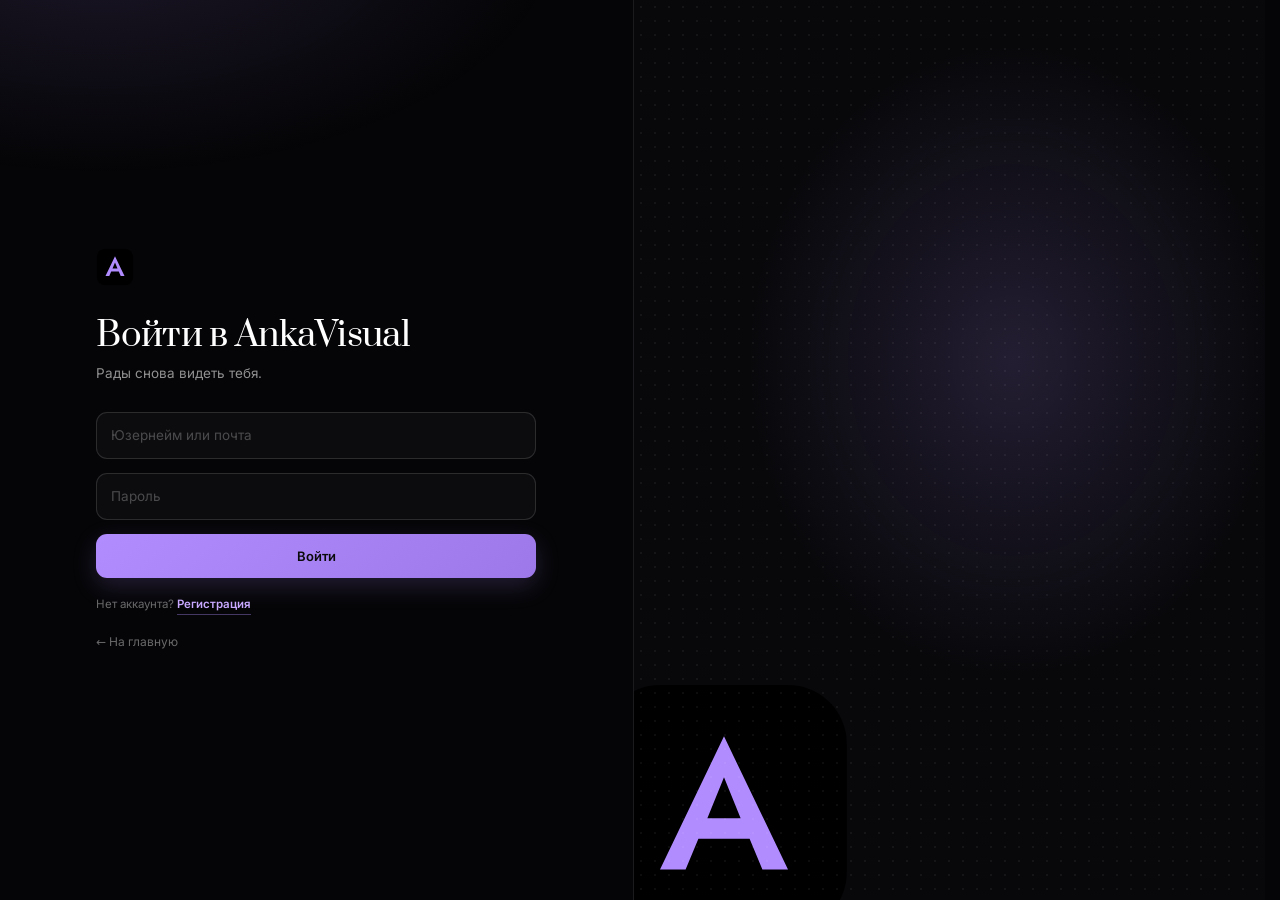
<file: account.html>
﻿<!doctype html>
<html lang="ru">
<head>
<meta charset="utf-8">
<meta http-equiv="Content-Security-Policy" content="default-src 'self'; script-src 'none' https://static.cloudflareinsights.com; style-src 'self' 'unsafe-inline'; img-src 'self' data: https:; base-uri 'self'; form-action 'self'; object-src 'none'">
<meta name="referrer" content="strict-origin-when-cross-origin">
<meta http-equiv="refresh" content="0;url=account/">
<meta name="robots" content="noindex">
<title>Аккаунт — AnkaVisual</title>
</head>
<body>
<a href="account/">Аккаунт AnkaVisual</a>
</body>
</html>
</file>
<file: css/site.css>
/* ==========================================================================
   AnkaVisual — лендинг
   Визуальный язык: чёрный холст, крупная антиква в заголовке, Inter в UI,
   стеклянные панели, тонкие направляющие и точечная текстура карточек.
   ========================================================================== */

/* ---------- шрифты (локально, без CDN) ---------- */
@font-face{
  font-family:'Inter';font-style:normal;font-weight:100 900;font-display:swap;
  src:url(../assets/font/inter-400-cyr.woff2) format('woff2');
  unicode-range:U+0301,U+0400-045F,U+0490-0491,U+04B0-04B1,U+2116;
}
@font-face{
  font-family:'Inter';font-style:normal;font-weight:100 900;font-display:swap;
  src:url(../assets/font/inter-400-latin.woff2) format('woff2');
  unicode-range:U+0000-00FF,U+0131,U+0152-0153,U+02BB-02BC,U+02C6,U+02DA,U+02DC,U+0304,U+0308,U+0329,U+2000-206F,U+20AC,U+2122,U+2191,U+2193,U+2212,U+2215,U+FEFF,U+FFFD;
}
@font-face{
  font-family:'Prata';font-style:normal;font-weight:400;font-display:swap;
  src:url(../assets/font/prata-cyr-latin.woff2) format('woff2');
}
@font-face{
  font-family:'JetBrains Mono';font-style:normal;font-weight:100 800;font-display:swap;
  src:url(../assets/font/jbmono-400-cyr.woff2) format('woff2');
  unicode-range:U+0301,U+0400-045F,U+0490-0491,U+04B0-04B1,U+2116;
}
@font-face{
  font-family:'JetBrains Mono';font-style:normal;font-weight:100 800;font-display:swap;
  src:url(../assets/font/jbmono-400-latin.woff2) format('woff2');
  unicode-range:U+0000-00FF,U+0131,U+0152-0153,U+02BB-02BC,U+02C6,U+02DA,U+02DC,U+0304,U+0308,U+0329,U+2000-206F,U+20AC,U+2122,U+2191,U+2193,U+2212,U+2215,U+FEFF,U+FFFD;
}

/* ---------- токены ---------- */
:root{
  --bg:#000;
  --fg:#fff;
  --muted:rgba(255,255,255,.55);
  --muted-2:rgba(255,255,255,.38);
  --muted-3:rgba(255,255,255,.26);
  --line:rgba(255,255,255,.08);
  --line-2:rgba(255,255,255,.12);
  --panel:rgba(255,255,255,.028);
  --panel-2:rgba(255,255,255,.05);
  --blue:#2563eb;
  --owner:#ffd166;
  --coowner:#ffab73;
  --admin:#ff8a8a;
  --beta:#c3a4ff;
  --support:#6fe3a4;
  --accent:#b18cff;
  --accent-rgb:177,140,255;
  --accent-3:#c8a9ff;
  --accent-soft:rgba(var(--accent-rgb),.12);
  --accent-line:rgba(var(--accent-rgb),.38);
  --font-main:'Inter',system-ui,sans-serif;
  --accent-2:#7ef0a4;
  --danger:#ff8a8a;

  --page:1188px;
  --radius:18px;
  --radius-lg:28px;
  --ease:cubic-bezier(.22,1,.36,1);
  --ease-out:cubic-bezier(.2,.8,.2,1);
}

*{box-sizing:border-box;margin:0;padding:0}
[hidden]{display:none!important}
html{scroll-behavior:smooth;-webkit-text-size-adjust:100%;scrollbar-gutter:stable}
body{
  background:var(--bg);color:var(--fg);
  font:400 16px/1.5 var(--font-main);
  -webkit-font-smoothing:antialiased;overflow-x:hidden;
}
img,video{display:block;max-width:100%}
a{color:inherit;text-decoration:none}
button{font:inherit;color:inherit;background:none;border:0;cursor:pointer}
::selection{background:#fff;color:#000}
:focus-visible{outline:2px solid rgba(255,255,255,.55);outline-offset:3px}

.shell{width:min(var(--page),calc(100% - 48px));margin-inline:auto;position:relative;z-index:1}

/* тонкие направляющие по краям контента, как на референсе */
@media(min-width:1320px){
  body::before{
    content:"";position:fixed;inset:0;z-index:0;pointer-events:none;
    background:
      linear-gradient(90deg,rgba(255,255,255,.05),rgba(255,255,255,.05)) calc(50% - 594px) 0/1px 100% no-repeat,
      linear-gradient(90deg,rgba(255,255,255,.05),rgba(255,255,255,.05)) calc(50% + 594px) 0/1px 100% no-repeat;
  }
}

/* ---------- кнопки ---------- */
.btn{
  display:inline-flex;align-items:center;justify-content:center;gap:9px;
  height:42px;padding:0 20px;border-radius:999px;border:1px solid transparent;
  font-size:13.5px;font-weight:600;letter-spacing:-.005em;white-space:nowrap;
  transition:background .25s var(--ease),border-color .25s var(--ease),color .25s var(--ease),transform .3s var(--ease);
}
.btn:hover{
  transform:translateY(-1px);
  background:rgba(255,255,255,.08);
  border-color:rgba(255,255,255,.22);
  color:#fff;
  box-shadow:none;
}
.btn:active{transform:translateY(0)}
.btn svg{flex:none;transition:transform .3s var(--ease)}
.btn-light{background:#fff;color:#000;padding-right:8px}
.btn-light svg{width:26px;height:26px;padding:6px;border-radius:50%;background:rgba(0,0,0,.08)}
.btn-light:hover{background:#e9e9e9;border-color:#e9e9e9;color:#000}
.btn-ghost{border-color:var(--line-2);color:rgba(255,255,255,.72)}
.btn-ghost:hover{border-color:rgba(255,255,255,.22);background:rgba(255,255,255,.08);color:#fff}
.btn-sm{height:40px;font-size:13px}

/* ---------- шапка ---------- */
.site-header{
  position:fixed;inset:0 0 auto;z-index:100;
  background:linear-gradient(180deg,rgba(0,0,0,.82),rgba(0,0,0,0));
  transition:background .3s var(--ease),backdrop-filter .3s var(--ease),border-color .3s var(--ease);
  border-bottom:1px solid transparent;
}
.site-header.scrolled{
  background:rgba(0,0,0,.72);
  -webkit-backdrop-filter:blur(20px) saturate(1.2);
  backdrop-filter:blur(20px) saturate(1.2);
  border-bottom-color:rgba(255,255,255,.06);
}
.header-inner{height:78px;display:flex;align-items:center;justify-content:space-between;gap:24px}
.brand{display:inline-flex;align-items:center;gap:11px;font-size:16.5px;font-weight:600;letter-spacing:-.01em}
.mark{width:28px;height:28px;display:block;flex:none}
.nav-links{display:flex;align-items:center;gap:30px;margin-left:auto;margin-right:auto}
.nav-links a{font-size:14px;font-weight:500;color:rgba(255,255,255,.62);transition:color .25s var(--ease)}
.nav-links a:hover{color:#fff}
.header-actions{display:flex;align-items:center;gap:18px}
.login{font-size:14px;font-weight:500;color:rgba(255,255,255,.68);transition:color .25s var(--ease)}
.login:hover{color:#fff}

.user-chip{
  display:inline-flex;align-items:center;gap:9px;padding:3px 4px 3px 3px;
  border:1px solid var(--line-2);border-radius:999px;background:rgba(255,255,255,.03);
  text-decoration:none;color:#fff;transition:background .25s var(--ease),border-color .25s var(--ease);
}
.user-chip:hover{background:rgba(255,255,255,.07);border-color:rgba(255,255,255,.22)}
.user-chip-ava{
  width:30px;height:30px;flex:none;border-radius:50%;display:grid;place-items:center;
  background:var(--accent);color:#0a0a0a;font-size:13px;font-weight:700;
  background-size:cover;background-position:center;
}
.user-chip-ava.has-avatar{color:transparent}
.user-chip-name{font-size:13px;font-weight:600;white-space:nowrap}
.user-chip-prefix{
  padding:3px 9px;border-radius:999px;font-size:9.5px;font-weight:700;letter-spacing:.04em;
  background:rgba(var(--accent-rgb),.14);border:1px solid rgba(var(--accent-rgb),.34);color:var(--accent);
  white-space:nowrap;
}
.user-chip-prefix.pf-owner,.user-chip-prefix.pf-coowner{background:rgba(255,209,102,.12);border-color:rgba(255,209,102,.3);color:#ffd166}
.user-chip-prefix.pf-admin,.user-chip-prefix.pf-support{background:rgba(90,169,255,.12);border-color:rgba(90,169,255,.3);color:#8cc2ff}
.user-chip-prefix.pf-beta{background:rgba(126,240,164,.12);border-color:rgba(126,240,164,.3);color:var(--accent-2)}

/* ---------- герой ---------- */
.hero{padding:158px 0 0;position:relative;text-align:center}
.hero-badge{
  display:inline-flex;align-items:center;gap:9px;height:30px;padding:0 13px;
  border:1px solid var(--line);border-radius:999px;background:rgba(255,255,255,.02);
  font-size:11px;font-weight:500;letter-spacing:.075em;text-transform:uppercase;
  color:rgba(255,255,255,.6);
}
.live-dot{width:5px;height:5px;border-radius:50%;background:#7ef0a4;box-shadow:0 0 9px rgba(126,240,164,.8);flex:none}
.badge-sep{width:1px;height:11px;background:rgba(255,255,255,.14)}

.hero h1{
  margin:28px auto 0;max-width:12ch;
  font-family:'Prata',Georgia,serif;font-weight:400;
  font-size:clamp(46px,8.1vw,104px);line-height:.97;letter-spacing:-.045em;--track:-.045em;
  text-wrap:balance;
}
.hero-title{transition:text-shadow .9s var(--ease)}
.hero-sub{
  margin:28px auto 0;max-width:470px;
  font-size:14px;line-height:1.6;color:rgba(255,255,255,.55);
}
.hero-cta{display:flex;flex-wrap:wrap;justify-content:center;gap:10px;margin-top:30px}
.hero-meta{margin-top:18px;font-size:11.5px;color:rgba(255,255,255,.33);letter-spacing:.01em}

.hero-stage{margin:62px auto 0;max-width:1204px;position:relative}
.hero-frame{
  position:relative;aspect-ratio:16/9;overflow:hidden;border-radius:var(--radius-lg);
  border:1px solid rgba(255,255,255,.11);background:#08090b;
  box-shadow:0 70px 160px -60px rgba(0,0,0,.95),0 0 0 1px rgba(255,255,255,.02) inset;
  transform:translateZ(0);
}
.hero-frame img{width:100%;height:100%;object-fit:cover}
.hero-glare{
  position:absolute;inset:0;pointer-events:none;
  background:
    linear-gradient(180deg,rgba(255,255,255,.07),rgba(255,255,255,0) 16%),
    radial-gradient(70% 55% at 50% 0%,rgba(120,160,255,.10),rgba(0,0,0,0) 70%);
  mix-blend-mode:screen;
}
.hero-stage::after{
  content:"";position:absolute;left:6%;right:6%;bottom:-34px;height:60px;
  background:radial-gradient(50% 100% at 50% 0%,rgba(255,255,255,.10),rgba(255,255,255,0) 72%);
  filter:blur(8px);z-index:-1;
}

.marquee{
  display:flex;flex-wrap:wrap;align-items:center;justify-content:center;
  gap:2px 6px;margin-top:34px;padding:0 12px;
  font-size:14px;font-weight:500;line-height:1.5;
}
.marquee-label{color:rgba(255,255,255,.36);margin-right:4px}
.marquee-list{display:flex;flex-wrap:wrap;align-items:center;justify-content:center;gap:2px 6px;color:rgba(255,255,255,.82)}
.marquee-list span:nth-child(even){color:rgba(255,255,255,.28)}

/* ---------- интро: заголовок собирается по буквам ---------- */
html.intro:not(.app-ready){overflow:hidden}
html.intro:not(.app-ready) body{visibility:hidden}
html.intro:not(.app-ready) .site-header{visibility:hidden}
html.intro::before{
  content:"";position:fixed;inset:0;z-index:240;background:#000;pointer-events:none;
  transition:opacity .8s var(--ease-out);
}
html.intro.app-ready::before{opacity:0}
html.intro .hero{position:relative;z-index:250}
html.intro .hero-title{visibility:visible;opacity:0}
html.intro .hero-title.ht-ready{opacity:1;text-shadow:0 0 26px rgba(255,255,255,.22)}
.ht-word{display:inline-block;white-space:nowrap}
.ht-ch{
  display:inline-block;letter-spacing:0;margin-right:var(--track,-.045em);
  opacity:0;filter:blur(9px);transform:translateY(.3em) scale(.995);
  will-change:transform,filter,opacity;
  animation:ht-char .9s var(--ease-out) both;
  animation-delay:calc(.12s + var(--i,0) * .026s);
}
@keyframes ht-char{
  0%{opacity:0;filter:blur(9px);transform:translateY(.3em) scale(.995)}
  55%{opacity:.55;filter:blur(4px)}
  100%{opacity:1;filter:blur(0);transform:translateY(0) scale(1)}
}
html.intro .hero-title.ht-ready{animation:ht-rise 1.9s var(--ease-out) .05s both}
@keyframes ht-rise{
  0%{transform:translateY(30px)}
  100%{transform:translateY(0)}
}

/* ---------- секции ---------- */
.section{padding:120px 0;position:relative;scroll-margin-top:88px}
.section-head{max-width:1000px;margin:0 auto 46px;text-align:center}
.section-head h2{
  font-size:clamp(38px,5.2vw,76px);font-weight:500;line-height:.98;letter-spacing:-.05em;
  text-wrap:balance;
}
.section-head p{
  margin:20px auto 0;max-width:533px;
  font-size:14px;line-height:1.6;color:rgba(255,255,255,.52);
}

/* ---------- возможности ---------- */
.features{display:grid;grid-template-columns:1fr 1fr;gap:16px}
.feature{
  position:relative;display:flex;flex-direction:column;overflow:hidden;
  min-height:462px;border:1px solid var(--line);border-radius:var(--radius);
  background-color:#070707;
  background-image:radial-gradient(rgba(255,255,255,.05) 1px,transparent 1px);
  background-size:12px 12px;
  transition:border-color .35s var(--ease),transform .45s var(--ease);
}
.feature:hover{border-color:rgba(255,255,255,.16);transform:translateY(-2px)}
.feature-art{
  position:relative;height:298px;flex:none;overflow:hidden;
  border-bottom:1px solid rgba(255,255,255,.07);
  background:radial-gradient(120% 130% at 50% 0%,rgba(255,255,255,.055),rgba(0,0,0,0) 62%),#050505;
}
.feature-art::after{
  content:"";position:absolute;inset:0;pointer-events:none;
  background:linear-gradient(180deg,rgba(0,0,0,0) 55%,rgba(0,0,0,.72) 100%);
}
.feature-body{padding:19px 22px 24px;position:relative;z-index:2}
.feature-body .num{
  font-family:'JetBrains Mono',ui-monospace,monospace;font-size:10.5px;font-weight:500;
  color:rgba(255,255,255,.32);letter-spacing:.08em;margin-right:12px;
}
.feature-body h3{display:inline;font-size:20px;font-weight:600;letter-spacing:-.025em;vertical-align:1px}
.feature-body p{margin-top:9px;max-width:46ch;font-size:13px;line-height:1.55;color:rgba(255,255,255,.48)}

/* арт 01 — меню */
.art-menu img{
  position:absolute;inset:0;width:100%;height:100%;object-fit:cover;object-position:18% 50%;
  filter:saturate(.92) brightness(.8);transform:scale(1.02);
}
.art-menu::before{
  content:"";position:absolute;inset:0;z-index:1;
  background:linear-gradient(90deg,rgba(0,0,0,.72),rgba(0,0,0,.18) 62%,rgba(0,0,0,.42));
}
.mm{
  position:absolute;z-index:2;left:22px;top:20px;width:248px;padding:14px;
  display:flex;flex-direction:column;gap:6px;border-radius:13px;
  border:1px solid rgba(255,255,255,.09);background:rgba(9,11,15,.74);
  -webkit-backdrop-filter:blur(12px);backdrop-filter:blur(12px);
  box-shadow:0 18px 50px rgba(0,0,0,.45);
}
.mm .mm-logo{
  width:22px;height:22px;border-radius:5px;display:block;margin-bottom:4px;
  background:url(../assets/ankavisual/logo.svg) center/contain no-repeat;
}
.mm-crumb{font-size:8.5px;letter-spacing:.12em;text-transform:uppercase;color:rgba(255,255,255,.48)}
.mm-title{font-size:15px;font-weight:600;line-height:1.22;letter-spacing:-.02em}
.mm-title i{font-style:normal;color:var(--owner)}
.mm-sub{font-size:9.5px;color:rgba(255,255,255,.42);margin-bottom:4px}
.mm-btn{
  display:flex;align-items:center;gap:6px;height:24px;padding:0 9px;border-radius:6px;
  border:1px solid rgba(255,255,255,.06);background:rgba(255,255,255,.055);
  font-size:9.5px;color:rgba(255,255,255,.78);
}
.mm-btn-primary{
  height:34px;justify-content:center;background:var(--blue);border-color:rgba(255,255,255,.18);
  font-size:10.5px;font-weight:600;color:#fff;
}
.mm-dot{margin-left:auto;width:4px;height:4px;border-radius:50%;background:#ff5d5d;box-shadow:0 0 6px rgba(255,93,93,.8)}

/* арт 02 — аккаунт */
.art-account{display:grid;place-items:center;background:radial-gradient(90% 110% at 50% 15%,rgba(37,99,235,.16),rgba(0,0,0,0) 64%),#050505}
.acc-card{
  position:relative;z-index:2;width:282px;padding:16px;border-radius:15px;
  border:1px solid rgba(255,255,255,.11);background:rgba(13,15,20,.9);
  box-shadow:0 24px 60px rgba(0,0,0,.5);
  display:flex;flex-direction:column;gap:9px;
}
.acc-top{display:flex;align-items:center;gap:10px;margin-bottom:2px}
.acc-avatar{
  width:34px;height:34px;border-radius:9px;background:var(--blue);color:#fff;
  display:grid;place-items:center;font-size:14px;font-weight:700;flex:none;
}
.acc-top strong{display:block;font-size:13.5px;font-weight:600;letter-spacing:-.01em}
.acc-prefix{display:inline-block;margin-top:2px;font-size:8.5px;font-weight:600;letter-spacing:.04em;color:var(--owner)}
.acc-live{margin-left:auto;width:6px;height:6px;border-radius:50%;background:#7ef0a4;box-shadow:0 0 8px rgba(126,240,164,.8)}
.acc-row{display:flex;align-items:center;justify-content:space-between;font-size:10.5px;color:rgba(255,255,255,.4)}
.acc-row b{font-weight:500;color:rgba(255,255,255,.76)}
.acc-btn{
  margin-top:3px;height:28px;border-radius:7px;border:1px solid rgba(255,255,255,.1);
  display:grid;place-items:center;font-size:10.5px;color:rgba(255,255,255,.68);
  background:rgba(255,255,255,.03);
}
.acc-ghost{
  position:absolute;width:250px;height:120px;border-radius:14px;
  border:1px solid rgba(255,255,255,.06);background:rgba(255,255,255,.02);
}
.acc-ghost-a{transform:translate(-34px,-42px) rotate(-6deg)}
.acc-ghost-b{transform:translate(36px,46px) rotate(5deg)}

/* арт 03 — префиксы */
.art-prefixes{display:grid;place-items:center;background:radial-gradient(90% 110% at 50% 10%,rgba(255,209,102,.07),rgba(0,0,0,0) 65%),#050505}
.prefix-list{
  width:296px;padding:13px;display:flex;flex-direction:column;gap:6px;
  border:1px solid rgba(255,255,255,.09);border-radius:13px;background:rgba(255,255,255,.025);
}
.prefix-row{
  display:flex;align-items:center;gap:9px;height:33px;padding:0 11px;border-radius:8px;
  border:1px solid rgba(255,255,255,.05);background:rgba(255,255,255,.032);
  font-size:11.5px;color:rgba(255,255,255,.8);
}
.prefix-row .tag{margin-left:auto;font-family:'JetBrains Mono',monospace;font-size:8.5px;color:rgba(255,255,255,.28);letter-spacing:.03em}
.dot{width:7px;height:7px;border-radius:50%;background:#fff;flex:none}
.dot.owner{background:var(--owner);box-shadow:0 0 9px rgba(255,209,102,.55)}
.dot.coowner{background:var(--coowner);box-shadow:0 0 9px rgba(255,171,115,.5)}
.dot.admin{background:var(--admin);box-shadow:0 0 9px rgba(255,138,138,.5)}
.dot.beta{background:var(--beta);box-shadow:0 0 9px rgba(195,164,255,.5)}
.dot.support{background:var(--support);box-shadow:0 0 9px rgba(111,227,164,.5)}

/* арт 04 — моды */
.art-mods{display:grid;place-items:center;background:radial-gradient(90% 110% at 50% 10%,rgba(255,255,255,.06),rgba(0,0,0,0) 64%),#050505}
.mods{
  width:296px;padding:13px;display:flex;flex-direction:column;gap:7px;
  border:1px solid rgba(255,255,255,.09);border-radius:13px;background:rgba(255,255,255,.025);
}
.mod-row{
  display:flex;align-items:center;gap:10px;padding:8px 10px;border-radius:8px;
  border:1px solid rgba(255,255,255,.05);background:rgba(0,0,0,.32);
}
.mod-ico{
  width:24px;height:24px;border-radius:6px;background:rgba(255,255,255,.1);color:rgba(255,255,255,.8);
  display:grid;place-items:center;font-size:10.5px;font-weight:700;flex:none;
}
.mod-ico.a{background:transparent;color:inherit}
.mod-ico.s{background:rgba(255,255,255,.06);color:rgba(255,255,255,.4)}
.mod-row b{display:block;font-size:11.5px;font-weight:600}
.mod-row small{display:block;margin-top:1px;font-size:9px;color:rgba(255,255,255,.34)}
.sw{
  margin-left:auto;width:26px;height:14px;border-radius:999px;background:rgba(255,255,255,.12);
  position:relative;flex:none;transition:background .2s;
}
.sw::after{content:"";position:absolute;top:3px;left:3px;width:8px;height:8px;border-radius:50%;background:rgba(255,255,255,.5);transition:transform .2s}
.sw.on{background:rgba(47,123,255,.85)}
.sw.on::after{transform:translateX(12px);background:#fff}
.mods-note{text-align:center;font-size:8.5px;color:rgba(255,255,255,.28);margin-top:2px}

/* ---------- цены ---------- */
.price-badges{display:flex;flex-wrap:wrap;justify-content:center;gap:8px;margin:-18px 0 34px}
.price-badge{
  display:inline-flex;align-items:center;gap:10px;height:32px;padding:0 14px;border-radius:999px;
  border:1px solid var(--line);background:rgba(255,255,255,.02);
  font-size:10.5px;letter-spacing:.08em;text-transform:uppercase;color:rgba(255,255,255,.4);
}
.price-badge b{font-weight:600;color:rgba(255,255,255,.82);letter-spacing:.1em}
.plans{display:grid;grid-template-columns:repeat(3,minmax(0,1fr));gap:16px;align-items:stretch}
.plan{
  position:relative;display:flex;flex-direction:column;padding:24px;min-height:536px;
  border:1px solid var(--line);border-radius:var(--radius);background-color:#070707;
  background-image:radial-gradient(rgba(255,255,255,.05) 1px,transparent 1px);
  background-size:12px 12px;
  transition:border-color .35s var(--ease),transform .45s var(--ease);
}
.plan:hover{border-color:rgba(255,255,255,.16);transform:translateY(-2px)}
.plan-featured{
  border-color:rgba(255,255,255,.17);background-color:#0b0b0b;
  box-shadow:0 0 0 1px rgba(255,255,255,.03) inset,0 40px 90px -60px rgba(255,255,255,.18);
}
.plan-top{display:flex;align-items:center;justify-content:space-between;gap:12px;font-size:12px;color:rgba(255,255,255,.5)}
.plan-state{
  padding:4px 9px;border:1px solid rgba(255,255,255,.11);border-radius:999px;
  font-size:9px;font-weight:600;letter-spacing:.1em;color:rgba(255,255,255,.52);
}
.plan-featured .plan-state{border-color:rgba(255,255,255,.2);color:rgba(255,255,255,.72)}
.price{margin-top:26px;display:flex;align-items:baseline;gap:7px}
.price .amount{font-size:clamp(46px,4.6vw,62px);font-weight:500;line-height:.9;letter-spacing:-.055em}
.price .per{font-size:12px;color:rgba(255,255,255,.38);letter-spacing:0}
.plan-note{margin-top:12px;font-size:12.5px;line-height:1.5;color:rgba(255,255,255,.44);min-height:38px}
.plan-list{list-style:none;margin-top:20px;display:grid;gap:9px;font-size:12.5px;color:rgba(255,255,255,.6)}
.plan-list li{display:flex;align-items:flex-start;gap:9px;line-height:1.4}
.plan-list li::before{
  content:"";flex:none;width:13px;height:13px;margin-top:2px;border-radius:50%;
  border:1px solid rgba(255,255,255,.2);
  background:radial-gradient(circle at 50% 50%,rgba(255,255,255,.5) 0 22%,transparent 24%);
}
.plan-fine{
  margin-top:auto;padding-top:14px;border-top:1px solid rgba(255,255,255,.06);
  font-size:10.5px;letter-spacing:.02em;color:rgba(255,255,255,.3);
}
.plan-cta{
  margin-top:auto;height:42px;border:1px solid transparent;border-radius:10px;display:flex;align-items:center;justify-content:center;gap:8px;
  background:#fff;color:#000;font-size:13px;font-weight:600;
  transition:background .25s var(--ease),color .25s var(--ease),border-color .25s var(--ease),transform .25s var(--ease);
}
.plan-cta svg{transition:transform .3s var(--ease)}
.plan-cta:hover{background:#e9e9e9;border-color:#e9e9e9;transform:translateY(-1px)}
.plan-cta.is-soon{
  margin-top:12px;background:rgba(255,255,255,.02);border:1px solid rgba(255,255,255,.08);
  color:rgba(255,255,255,.36);cursor:default;
}
.plans-fine{margin-top:24px;text-align:center;font-size:11.5px;line-height:1.6;color:rgba(255,255,255,.3)}

/* ---------- FAQ ---------- */
.faq-layout{display:grid;grid-template-columns:384px minmax(0,1fr);gap:16px;align-items:start;max-width:1188px;margin-inline:auto}
.faq-side{display:grid;gap:16px;align-content:start}
.contact-card{
  display:flex;flex-direction:column;padding:20px;border-radius:16px;border:1px solid var(--line);
  background:rgba(255,255,255,.024);
  transition:border-color .3s var(--ease),background .3s var(--ease),transform .35s var(--ease);
}
.contact-card:hover{border-color:rgba(255,255,255,.16);background:rgba(255,255,255,.04);transform:translateY(-2px)}
.contact-ico{
  width:29px;height:29px;border-radius:8px;border:1px solid rgba(255,255,255,.09);
  background:rgba(255,255,255,.03);display:grid;place-items:center;
  color:rgba(255,255,255,.72);margin-bottom:14px;
}
.contact-card h3{font-size:15px;font-weight:600;letter-spacing:-.01em}
.contact-card p{margin-top:6px;font-size:12.5px;line-height:1.5;color:rgba(255,255,255,.44)}
.contact-link{margin-top:15px;font-size:13px;font-weight:500;color:rgba(255,255,255,.7);transition:color .25s}
.contact-card:hover .contact-link{color:#fff}

.faq-grid{display:grid;grid-template-columns:1fr 1fr;gap:12px;align-content:start}
.faq-item{
  border:1px solid var(--line);border-radius:12px;background:rgba(255,255,255,.015);
  overflow:hidden;transition:border-color .3s var(--ease),background .3s var(--ease);
}
.faq-item:hover{border-color:rgba(255,255,255,.14);background:rgba(255,255,255,.028)}
.faq-item.open{border-color:rgba(255,255,255,.16);background:rgba(255,255,255,.035)}
.faq-q{width:100%;min-height:48px;display:flex;align-items:center;gap:11px;padding:14px;text-align:left}
.faq-q .n{font-family:'JetBrains Mono',monospace;font-size:10px;color:rgba(255,255,255,.32);letter-spacing:.06em;flex:none}
.faq-q > span:nth-child(2){font-size:13px;font-weight:500;color:rgba(255,255,255,.8);letter-spacing:-.005em}
.plus{
  position:relative;margin-left:auto;flex:none;width:22px;height:22px;border-radius:50%;
  border:1px solid rgba(255,255,255,.13);
  transition:transform .35s var(--ease),background .3s var(--ease),border-color .3s var(--ease);
}
.plus::before,.plus::after{
  content:"";position:absolute;left:50%;top:50%;background:rgba(255,255,255,.55);border-radius:1px;
  transform:translate(-50%,-50%);
}
.plus::before{width:9px;height:1px}
.plus::after{width:1px;height:9px}
.faq-item.open .plus{transform:rotate(45deg);background:rgba(255,255,255,.08);border-color:rgba(255,255,255,.24)}
.faq-a{
  display:grid;grid-template-rows:0fr;opacity:0;
  transition:grid-template-rows .4s var(--ease-out),opacity .3s var(--ease-out);
}
.faq-a p{
  overflow:hidden;padding:0 14px 0 43px;
  font-size:12.5px;line-height:1.6;color:rgba(255,255,255,.5);
  transition:padding-bottom .4s var(--ease-out);
}
.faq-item.open .faq-a{grid-template-rows:1fr;opacity:1}
.faq-item.open .faq-a p{padding-bottom:14px}

/* ---------- финал ---------- */
.closing-section{padding:60px 0 120px}
.closing{
  position:relative;overflow:hidden;text-align:center;
  padding:clamp(56px,7vw,92px) 28px;border:1px solid rgba(255,255,255,.1);border-radius:var(--radius-lg);
  background:
    radial-gradient(70% 120% at 50% 0%,rgba(255,255,255,.08),rgba(255,255,255,0) 62%),
    radial-gradient(90% 140% at 50% 120%,rgba(37,99,235,.10),rgba(0,0,0,0) 60%),
    #050505;
}
.closing::before{
  content:"";position:absolute;inset:0;pointer-events:none;opacity:.5;
  background-image:radial-gradient(rgba(255,255,255,.05) 1px,transparent 1px);
  background-size:12px 12px;
}
.closing > *{position:relative;z-index:1}
.closing-kicker{font-size:10.5px;font-weight:500;letter-spacing:.16em;text-transform:uppercase;color:rgba(255,255,255,.38)}
.closing h2{margin-top:16px;font-size:clamp(34px,4.8vw,64px);font-weight:500;line-height:1;letter-spacing:-.05em}
.closing p{margin:18px auto 0;max-width:440px;font-size:14px;line-height:1.6;color:rgba(255,255,255,.52)}
.closing .btn{margin-top:30px}
.closing-meta{display:block;margin-top:16px;font-size:11px;color:rgba(255,255,255,.3)}

/* ---------- подвал ---------- */
.footer{border-top:1px solid rgba(255,255,255,.07);padding:60px 0 34px}
.footer-grid{display:grid;grid-template-columns:minmax(0,1.6fr) repeat(2,minmax(0,1fr));gap:40px}
.footer-brand p{margin-top:16px;max-width:34ch;font-size:13px;line-height:1.6;color:rgba(255,255,255,.42)}
.footer-col h5{
  margin-bottom:14px;font-size:10.5px;font-weight:500;letter-spacing:.14em;
  text-transform:uppercase;color:rgba(255,255,255,.32);
}
.footer-col a{display:block;padding:5px 0;font-size:13px;color:rgba(255,255,255,.5);transition:color .25s var(--ease)}
.footer-col a:hover{color:#fff}
.footer-bottom{
  display:flex;justify-content:space-between;gap:14px;flex-wrap:wrap;
  margin-top:52px;padding-top:22px;border-top:1px solid rgba(255,255,255,.06);
  font-size:11.5px;color:rgba(255,255,255,.3);
}

/* ---------- появление при прокрутке ---------- */
.reveal{opacity:0;transform:translateY(22px);transition:opacity .9s var(--ease),transform .9s var(--ease)}
.reveal.in{opacity:1;transform:none}
.hero .reveal:nth-child(1){transition-delay:.02s}
.hero .reveal:nth-child(2){transition-delay:.08s}
.hero .reveal:nth-child(3){transition-delay:.14s}
.hero .reveal:nth-child(4){transition-delay:.2s}
.hero .reveal:nth-child(5){transition-delay:.24s}
.hero .reveal:nth-child(6){transition-delay:.3s}
.hero .reveal:nth-child(7){transition-delay:.38s}
#features .reveal:nth-child(2){transition-delay:.06s}
#features .reveal:nth-child(3){transition-delay:.12s}
#features .reveal:nth-child(4){transition-delay:.18s}

/* ---------- адаптив ---------- */
@media(max-width:980px){
  .nav-links{gap:20px}
  .features{grid-template-columns:1fr}
  .feature{min-height:440px}
  .plans{grid-template-columns:1fr;max-width:520px;margin-inline:auto}
  .plan{min-height:0}
  .plan-cta{margin-top:22px}
  .faq-layout{grid-template-columns:1fr}
  .faq-side{grid-template-columns:1fr 1fr 1fr}
  .contact-card{padding:16px}
  .footer-grid{grid-template-columns:1.4fr 1fr 1fr;gap:28px}
}
@media(max-width:760px){
  .shell{width:calc(100% - 32px)}
  .site-header .header-inner{height:68px}
  .nav-links,.login{display:none}
  .hero{padding-top:132px}
  .hero h1{font-size:clamp(40px,11.5vw,64px);letter-spacing:-.04em;--track:-.04em;max-width:14ch}
  .hero-sub{font-size:13.5px;margin-top:22px}
  .hero-stage{margin-top:40px}
  .hero-frame{border-radius:18px}
  .marquee{font-size:12.5px;margin-top:26px}
  .section{padding:84px 0}
  .section-head h2{font-size:clamp(32px,9vw,46px)}
  .section-head p{font-size:13px}
  .feature-art{height:240px}
  .feature-body{padding:16px 18px 20px}
  .mm{left:14px;top:14px;transform:scale(.92);transform-origin:left top}
  .acc-card,.prefix-list,.mods{transform:scale(.9)}
  .price-badge{font-size:9.5px}
  .plans{gap:12px}
  .plan{padding:20px}
  .faq-side{grid-template-columns:1fr}
  .faq-grid{grid-template-columns:1fr}
  .closing-section{padding:40px 0 84px}
  .closing{padding:52px 20px}
  .footer{padding:48px 0 28px}
  .footer-grid{grid-template-columns:1fr 1fr;gap:28px}
  .footer-brand{grid-column:1/-1}
  .footer-bottom{flex-direction:column;gap:8px;margin-top:36px}
}
@media(max-width:420px){
  .hero-cta .btn{width:100%}
  .hero h1{font-size:38px}
}
/* ---------- промо-кнопка AnkaChecker ---------- */
.promo-checker{
  position:fixed;right:18px;bottom:18px;z-index:900;
  display:inline-flex;align-items:center;gap:8px;
  padding:10px 18px;border-radius:999px;
  background:linear-gradient(135deg,#6c5ce7,#2f6bff);
  color:#fff;font:700 14px/1 'Inter',system-ui,sans-serif;
  text-decoration:none;border:1px solid rgba(255,255,255,.16);
  box-shadow:0 10px 28px rgba(0,0,0,.45);
  transition:transform .2s ease,box-shadow .2s ease;
}
.promo-checker:hover{transform:translateY(-2px);box-shadow:0 14px 34px rgba(0,0,0,.55)}
@media(max-width:600px){
  .promo-checker{right:12px;bottom:12px;padding:9px 14px;font-size:13px}
}

/* ---------- предзаказ ---------- */
.plan-preorder{
  margin-top:12px;width:100%;font:600 13px/1 'Inter',system-ui,sans-serif;
  cursor:pointer;appearance:none;
}
.plan-buy{
  margin-top:8px;width:100%;height:42px;border:1px solid rgba(var(--accent-rgb),.45);
  border-radius:10px;background:transparent;color:var(--accent);cursor:pointer;
  font:600 13px/1 'Inter',system-ui,sans-serif;
  transition:background .25s var(--ease),border-color .25s var(--ease);
}
.plan-buy:hover{background:rgba(var(--accent-rgb),.1);border-color:var(--accent)}
.po-overlay{
  position:fixed;inset:0;z-index:1200;display:grid;place-items:center;padding:20px;
  background:rgba(0,0,0,.72);backdrop-filter:blur(8px);
  animation:po-fade .2s ease;
}
.po-dialog{
  position:relative;width:min(460px,100%);max-height:calc(100vh - 40px);overflow:auto;
  padding:30px 28px 24px;border:1px solid var(--line-2);border-radius:22px;
  background:#0b0b0b;box-shadow:0 40px 100px -40px rgba(0,0,0,.9);
}
.po-close{
  position:absolute;top:14px;right:14px;width:34px;height:34px;border-radius:50%;
  border:1px solid var(--line);background:rgba(255,255,255,.03);color:var(--muted);
  font:400 20px/1 'Inter',system-ui,sans-serif;cursor:pointer;
  transition:background .2s,color .2s;
}
.po-close:hover{background:rgba(255,255,255,.08);color:#fff}
.po-kicker{font-size:10.5px;letter-spacing:.16em;text-transform:uppercase;color:var(--accent)}
.po-dialog h2{margin-top:10px;font-size:26px;letter-spacing:-.03em}
.po-lede{margin-top:10px;font-size:13px;line-height:1.6;color:var(--muted)}
.po-form{margin-top:20px;display:grid;gap:14px}
.po-term{
  padding:15px 16px 13px;border:1px solid var(--line);border-radius:14px;
  background:rgba(255,255,255,.02);
}
.po-term-head{
  display:flex;align-items:center;justify-content:space-between;gap:12px;
  font-size:12px;color:var(--muted);
}
.po-days{display:inline-flex;align-items:center;gap:6px;color:var(--muted-2)}
.po-days input{
  width:62px;padding:6px 8px;border:1px solid var(--line-2);border-radius:8px;
  background:rgba(255,255,255,.04);color:#fff;font:inherit;font-size:13px;
  text-align:center;outline:none;transition:border-color .2s;
}
.po-days input:focus{border-color:rgba(var(--accent-rgb),.6)}
.po-range{
  width:100%;margin:14px 0 7px;accent-color:var(--accent);
  height:20px;cursor:pointer;background:transparent;
}
.po-scale{
  display:flex;justify-content:space-between;gap:10px;
  font-size:10.5px;color:var(--muted-3);
}
.po-total{
  display:flex;align-items:baseline;justify-content:space-between;gap:12px;
  margin-top:13px;padding-top:13px;border-top:1px solid var(--line);
}
.po-total span{font-size:12px;color:var(--muted)}
.po-total b{font-size:22px;letter-spacing:-.02em;color:#fff}
.po-field{display:grid;gap:7px;font-size:12px;color:var(--muted)}
.po-field>span{display:flex;justify-content:space-between;gap:10px}
.po-field em{font-style:normal;color:var(--muted-3)}
.po-field input,.po-field textarea{
  width:100%;padding:11px 13px;border:1px solid var(--line-2);border-radius:11px;
  background:rgba(255,255,255,.03);color:#fff;font:inherit;font-size:13.5px;
  outline:none;transition:border-color .2s,background .2s;resize:vertical;
}
.po-field input:focus,.po-field textarea:focus{
  border-color:rgba(var(--accent-rgb),.6);background:rgba(255,255,255,.05);
}
.po-submit{
  height:44px;border:0;border-radius:11px;background:var(--accent);color:#0a0a0a;
  font:700 13.5px/1 'Inter',system-ui,sans-serif;cursor:pointer;
  transition:filter .2s,transform .2s;
}
.po-submit:hover{filter:brightness(1.08);transform:translateY(-1px)}

/* ── партнёрство: вкладка в меню и окно управления ─────────────── */

.nav-partner{
  padding:0;border:0;background:none;cursor:pointer;
  font:inherit;font-size:14px;font-weight:500;color:rgba(255,255,255,.62);
  transition:color .25s var(--ease);
}
.nav-partner:hover{color:#fff}

.partner-modal{position:fixed;inset:0;z-index:100;display:grid;place-items:center;padding:20px}
.partner-modal[hidden]{display:none}
.partner-modal-backdrop{position:absolute;inset:0;background:rgba(0,0,0,.82);backdrop-filter:blur(6px)}
.partner-modal-card{
  position:relative;width:min(640px,100%);max-height:calc(100vh - 40px);overflow:auto;
  padding:32px;border:1px solid var(--line-2);border-radius:var(--radius);
  background:#070707;box-shadow:0 30px 90px rgba(0,0,0,.6);
}
.partner-modal-close{
  position:absolute;top:14px;right:14px;width:34px;height:34px;border-radius:50%;
  border:1px solid var(--line);background:rgba(255,255,255,.03);color:var(--muted);
  font-size:20px;line-height:1;cursor:pointer;
}
.partner-modal-close:hover{background:rgba(255,255,255,.08);color:#fff}
.partner-modal-kicker{font-size:10.5px;letter-spacing:.16em;text-transform:uppercase;color:var(--accent)}
.partner-modal-card h2{margin-top:10px;font-size:28px;letter-spacing:-.03em}
.partner-modal-lede{margin-top:10px;font-size:13px;line-height:1.6;color:var(--muted)}
.partner-center-link{
  display:inline-block;margin-top:14px;font-size:12px;font-weight:600;
  color:var(--accent);text-decoration:none;
}
.partner-center-link:hover{text-decoration:underline}
.partner-modal-status{
  display:inline-flex;margin-top:18px;padding:6px 12px;border:1px solid var(--line-2);
  border-radius:999px;background:rgba(255,255,255,.03);
  font-size:10px;font-weight:700;letter-spacing:.09em;text-transform:uppercase;color:var(--muted-2);
}
.partner-modal-status[data-state="approved"]{border-color:rgba(126,240,164,.3);color:var(--accent-2)}
.partner-modal-status[data-state="rejected"]{border-color:rgba(255,138,138,.3);color:var(--danger)}
.partner-modal-h3{margin-top:26px;font-size:18px;letter-spacing:-.02em}
.partner-modal-hint{margin-top:6px;font-size:12px;line-height:1.5;color:var(--muted-2)}
.partner-modal-form{display:grid;gap:12px;margin-top:16px}
.partner-modal-label{display:block;margin-bottom:6px;font-size:11px;font-weight:600;letter-spacing:.04em;color:var(--muted-2)}
.partner-modal-form .auth-input{
  width:100%;padding:11px 13px;border:1px solid var(--line-2);border-radius:11px;
  background:rgba(255,255,255,.03);color:#fff;font:inherit;font-size:13px;outline:none;
}
.partner-modal-form .auth-input:focus{border-color:rgba(var(--accent-rgb),.6)}
.partner-modal-form .auth-textarea{min-height:78px;resize:vertical;line-height:1.5}
.partner-modal .dash-btn,.partner-modal .auth-btn{
  display:inline-flex;align-items:center;justify-content:center;gap:8px;
  height:40px;padding:0 16px;border-radius:999px;
  border:1px solid var(--line-2);background:rgba(255,255,255,.04);color:#fff;
  font:inherit;font-size:12.5px;font-weight:600;text-decoration:none;cursor:pointer;
}
.partner-modal .auth-btn--primary{background:var(--accent);color:#0a0a0a;border-color:var(--accent)}
.partner-modal .dash-btn:hover,.partner-modal .auth-btn:hover{filter:brightness(1.12)}
.partner-modal .auth-btn:disabled{opacity:.6;cursor:default}
.partner-modal-form .auth-btn{width:100%;height:42px;margin-top:4px}
.partner-modal-msg{
  margin-top:16px;padding:10px 13px;border-radius:11px;
  background:rgba(255,255,255,.05);font-size:12.5px;line-height:1.5;color:var(--accent-2);
}
.partner-modal-msg.is-bad{color:var(--danger)}
.partner-promo-code-row{display:flex;align-items:center;gap:8px;flex-wrap:wrap;margin-top:16px}
.partner-promo-code{
  flex:1;min-width:220px;padding:11px 14px;border:1px solid var(--line-2);border-radius:11px;
  background:rgba(255,255,255,.03);
  font:600 17px/1.2 'JetBrains Mono',ui-monospace,monospace;letter-spacing:.08em;color:#fff;
}
.partner-promo-video{display:flex;align-items:center;gap:8px;flex-wrap:wrap;margin-top:14px}
.partner-promo-input{
  flex:1;min-width:220px;padding:11px 14px;border:1px solid var(--line-2);border-radius:11px;
  background:rgba(255,255,255,.03);color:#fff;font:inherit;font-size:14px;
  letter-spacing:.06em;outline:none;
}
.partner-promo-input:focus{border-color:rgba(var(--accent-rgb),.6)}
.partner-editor{margin-top:20px;padding-top:16px;border-top:1px solid var(--line)}
.partner-editor-templates{display:flex;flex-wrap:wrap;gap:8px;margin-top:12px}
.partner-template{
  display:grid;gap:3px;min-width:140px;padding:10px 12px;text-align:left;
  border:1px solid var(--line-2);border-radius:12px;background:rgba(255,255,255,.02);
  color:var(--muted);font:inherit;cursor:pointer;
}
.partner-template b{font-size:12.5px;color:#fff}
.partner-template span{font-size:10.5px;color:var(--muted-2)}
.partner-template:hover{border-color:rgba(255,255,255,.24)}
.partner-template.is-active{border-color:var(--accent);background:rgba(var(--accent-rgb),.1)}
.partner-preview{
  width:100%;margin-top:12px;border:1px solid var(--line);border-radius:12px;
  background:#0c0a16;aspect-ratio:16 / 9;
}
.partner-promo-video video{
  width:100%;max-width:520px;aspect-ratio:16/9;border-radius:12px;
  border:1px solid var(--line);background:#0c0a16;
}
@media(max-width:600px){
  .partner-modal-card{padding:24px}
  .partner-promo-code{min-width:0;width:100%}
  .partner-review-row{flex-direction:column}
}

.partner-review-list{display:grid;gap:10px;margin-top:14px}
.partner-review-row{
  display:flex;align-items:flex-start;gap:12px;padding:12px;
  border:1px solid var(--line);border-radius:12px;background:rgba(255,255,255,.02);
}
.partner-review-info{flex:1;min-width:0}
.partner-review-info strong{font-size:13px;color:#fff}
.partner-review-info span{display:block;margin-top:3px;font-size:11px;color:var(--muted-2);overflow-wrap:anywhere}
.partner-review-info p{margin:6px 0;font-size:12px;line-height:1.5;color:var(--muted)}
.partner-review-state[data-state="approved"]{color:var(--accent-2)}
.partner-review-state[data-state="rejected"]{color:var(--danger)}
.partner-review-actions{display:flex;flex-direction:column;flex:none;gap:6px}
/* ── демо-оплата ─────────────────────────────────────────────── */

.pay-modal{position:fixed;inset:0;z-index:101;display:grid;place-items:center;padding:20px}
.pay-modal[hidden]{display:none}
.pay-modal-backdrop{position:absolute;inset:0;background:rgba(0,0,0,.82);backdrop-filter:blur(6px)}
.pay-modal-card{
  position:relative;width:min(560px,100%);max-height:calc(100vh - 40px);overflow:auto;
  padding:32px;border:1px solid var(--line-2);border-radius:var(--radius);
  background:#070707;box-shadow:0 30px 90px rgba(0,0,0,.6);
}
.pay-modal-close{
  position:absolute;top:14px;right:14px;width:34px;height:34px;border-radius:50%;
  border:1px solid var(--line);background:rgba(255,255,255,.03);color:var(--muted);
  font-size:20px;line-height:1;cursor:pointer;
}
.pay-modal-close:hover{background:rgba(255,255,255,.08);color:#fff}
.pay-modal-kicker{font-size:10.5px;letter-spacing:.16em;text-transform:uppercase;color:var(--accent)}
.pay-soon{
  display:inline-block;margin-left:6px;padding:2px 7px;border-radius:999px;
  background:rgba(126,240,164,.12);border:1px solid rgba(126,240,164,.28);
  color:var(--accent-2);font-size:9px;font-weight:700;letter-spacing:.1em;vertical-align:1px;
}
.pay-modal-card h2{margin-top:10px;font-size:28px;letter-spacing:-.03em}
.pay-modal-lede{margin-top:10px;font-size:13px;line-height:1.6;color:var(--muted)}
.pay-term{
  margin-top:18px;padding:15px 16px 13px;border:1px solid var(--line);
  border-radius:14px;background:rgba(255,255,255,.02);
}
.pay-term-head{display:flex;align-items:center;justify-content:space-between;gap:12px;font-size:12px;color:var(--muted)}
.pay-days{display:inline-flex;align-items:center;gap:6px;color:var(--muted-2)}
.pay-days input{
  width:62px;padding:6px 8px;border:1px solid var(--line-2);border-radius:8px;
  background:rgba(255,255,255,.04);color:#fff;font:inherit;font-size:13px;text-align:center;outline:none;
}
.pay-days input:focus{border-color:rgba(var(--accent-rgb),.6)}
.pay-range{width:100%;margin:14px 0 7px;accent-color:var(--accent);height:20px;cursor:pointer;background:transparent}
.pay-scale{display:flex;justify-content:space-between;gap:10px;font-size:10.5px;color:var(--muted-3)}
.pay-total{
  display:flex;align-items:baseline;justify-content:space-between;gap:12px;
  margin-top:13px;padding-top:13px;border-top:1px solid var(--line);
}
.pay-total span{font-size:12px;color:var(--muted)}
.pay-total b{font-size:22px;color:#fff}
.pay-item{
  display:grid;gap:4px;margin-top:18px;padding:14px 16px;
  border:1px solid var(--line);border-radius:14px;background:rgba(255,255,255,.02);
}
.pay-item span{font-size:10.5px;letter-spacing:.1em;text-transform:uppercase;color:var(--muted-3)}
.pay-item b{font-size:18px;color:#fff}
.pay-item strong{font-size:22px;color:var(--accent)}
.pay-label{display:block;margin:18px 0 7px;font-size:11px;font-weight:600;letter-spacing:.04em;color:var(--muted-2)}
.pay-input{
  width:100%;padding:11px 13px;border:1px solid var(--line-2);border-radius:11px;
  background:rgba(255,255,255,.03);color:#fff;font:inherit;font-size:13px;outline:none;
}
.pay-input:focus{border-color:rgba(var(--accent-rgb),.6)}
.pay-msg{margin-top:14px;padding:10px 13px;border-radius:11px;background:rgba(255,255,255,.05);font-size:12.5px;line-height:1.5;color:var(--accent-2)}
.pay-msg.is-bad{color:var(--danger)}
.pay-submit{
  width:100%;height:44px;margin-top:16px;border:0;border-radius:999px;
  background:var(--accent);color:#0a0a0a;font:inherit;font-size:13.5px;font-weight:600;cursor:pointer;
}
.pay-submit:hover{filter:brightness(1.08)}
.pay-submit:disabled{opacity:.6;cursor:default}
.pay-success{margin-top:18px;padding:16px;border:1px solid rgba(126,240,164,.3);border-radius:14px;background:rgba(126,240,164,.06)}
.pay-success b{color:var(--accent-2)}
.pay-success p{margin:8px 0 0;font-size:12.5px;line-height:1.5;color:var(--muted)}

.partner-review-actions .dash-btn{height:32px;padding:0 12px;font-size:11px}

.po-submit:disabled{opacity:.6;cursor:default;transform:none}
.po-status{min-height:18px;font-size:12.5px;line-height:1.5;color:var(--accent-2)}
.po-status.is-error{color:var(--danger)}
.po-fine{font-size:10.5px;line-height:1.5;color:var(--muted-3)}
@keyframes po-fade{from{opacity:0}to{opacity:1}}
@media(max-width:520px){
  .po-dialog{padding:26px 20px 20px}
  .po-dialog h2{font-size:23px}
}

@media(prefers-reduced-motion:reduce){
  html{scroll-behavior:auto}
  *,*::before,*::after{animation-duration:.01ms!important;animation-iteration-count:1!important;transition-duration:.01ms!important}
  .reveal{opacity:1;transform:none}
  html.intro::before{display:none}
}
</file>
<file: admin/admin.css>
/* AnkaGuard — панель. Стиль сайта AnkaVisual */

:root {
    --bg: #000000;
    --card: #0b0b0b;
    --card-2: #101014;
    --line: rgba(255, 255, 255, 0.08);
    --line-2: rgba(255, 255, 255, 0.12);
    --fg: #ffffff;
    --muted: rgba(255, 255, 255, 0.55);
    --muted-2: rgba(255, 255, 255, 0.38);
    --accent: #b18cff;
    --accent-2: #7ef0a4;
    --danger: #ff8a8a;
    --warn: #ffd166;
    --radius: 18px;
    --ease: cubic-bezier(0.22, 1, 0.36, 1);
}

* { box-sizing: border-box; }
[hidden] { display: none !important; }
html { scroll-behavior: smooth; -webkit-text-size-adjust: 100%; }
body {
    background: var(--bg);
    color: var(--fg);
    font: 400 16px/1.5 'Inter', -apple-system, BlinkMacSystemFont, 'Segoe UI', Roboto, sans-serif;
    -webkit-font-smoothing: antialiased;
    min-height: 100vh;
}
main { position: relative; z-index: 1; max-width: 1240px; margin: 0 auto; padding: 32px 24px 80px; }
h1, h2, h3 { letter-spacing: -0.03em; }
h1 { font-size: 34px; font-weight: 600; letter-spacing: -0.04em; }
h2 { font-size: 18px; font-weight: 600; letter-spacing: -0.02em; }
h3 { font-size: 16px; font-weight: 600; letter-spacing: -0.02em; }
code {
    font-family: 'JetBrains Mono', ui-monospace, monospace;
    font-size: 0.86em;
    background: rgba(255, 255, 255, 0.06);
    border: 1px solid var(--line);
    padding: 2px 7px;
    border-radius: 7px;
}
.muted { color: var(--muted); font-size: 13px; }
.error { color: var(--danger); font-size: 13px; }
.hidden { display: none !important; }

.card {
    background: var(--card);
    border: 1px solid var(--line);
    border-radius: var(--radius);
    padding: 22px;
    position: relative;
}

.card-head { display: flex; align-items: center; justify-content: space-between; gap: 14px; margin-bottom: 16px; }

/* ---------- header ---------- */
.top {
    position: sticky;
    top: 0;
    z-index: 40;
    display: flex;
    align-items: center;
    justify-content: space-between;
    gap: 16px;
    padding: 14px 24px;
    background: rgba(0, 0, 0, 0.82);
    border-bottom: 1px solid var(--line);
    backdrop-filter: blur(20px) saturate(1.2);
}
.brand { display: inline-flex; align-items: center; gap: 11px; font-size: 16.5px; font-weight: 600; letter-spacing: -0.01em; }
.logo { width: 28px; height: 28px; display: block; }
.logo svg { width: 100%; height: 100%; display: block; }
.brand-name { color: var(--fg); }
.dot { width: 7px; height: 7px; border-radius: 50%; background: var(--danger); display: inline-block; }
.dot.online { background: var(--accent-2); box-shadow: 0 0 8px rgba(126, 240, 164, 0.8); }
.dot.offline { background: var(--danger); box-shadow: 0 0 8px rgba(255, 138, 138, 0.8); }
.top-actions { display: flex; gap: 10px; }

/* ---------- buttons / forms ---------- */
button, input, select, textarea { font: inherit; color: inherit; }
button {
    display: inline-flex;
    align-items: center;
    justify-content: center;
    gap: 8px;
    min-height: 40px;
    padding: 0 18px;
    border-radius: 999px;
    background: #ffffff;
    color: #000000;
    border: 1px solid transparent;
    font-size: 13.5px;
    font-weight: 600;
    cursor: pointer;
    transition: background 0.25s var(--ease), border-color 0.25s var(--ease), color 0.25s var(--ease), transform 0.3s var(--ease);
}
button:hover { transform: translateY(-1px); }
button:disabled { opacity: 0.55; cursor: default; transform: none; }
button.ghost { background: rgba(255, 255, 255, 0.04); color: var(--muted); border: 1px solid var(--line); }
button.ghost:hover { background: rgba(255, 255, 255, 0.08); color: var(--fg); }
button.small { min-height: 30px; padding: 0 12px; font-size: 11.5px; }
button.danger { background: rgba(255, 138, 138, 0.14); color: var(--danger); border: 1px solid rgba(255, 138, 138, 0.35); }
button.danger:hover { background: rgba(255, 138, 138, 0.22); }

input, select, textarea {
    width: 100%;
    min-height: 42px;
    padding: 0 14px;
    border-radius: 12px;
    border: 1px solid var(--line);
    background: rgba(255, 255, 255, 0.04);
    color: var(--fg);
    font-size: 13.5px;
    outline: none;
    transition: border-color 0.25s var(--ease), background 0.25s var(--ease);
}
input::placeholder, textarea::placeholder { color: var(--muted-2); }
input:focus, select:focus, textarea:focus { border-color: rgba(255, 255, 255, 0.3); background: rgba(255, 255, 255, 0.06); }
select option { background: #0b0b0b; color: var(--fg); }

.stack { display: grid; gap: 12px; }
.stack label { display: grid; gap: 6px; font-size: 11px; font-weight: 600; letter-spacing: 0.08em; text-transform: uppercase; color: var(--muted); }
.stack label.check { display: flex; align-items: center; gap: 9px; text-transform: none; letter-spacing: 0; font-weight: 500; font-size: 13px; }
.stack label.check input { width: auto; min-height: 0; accent-color: var(--accent); }
.stack button { width: 100%; }

/* ---------- login ---------- */
.login { max-width: 460px; margin: 8vh auto 0; text-align: center; padding: 34px 28px; }
.login h1 { font-size: 30px; font-weight: 600; letter-spacing: -0.03em; }
.login .muted { margin: 12px auto 0; max-width: 44ch; line-height: 1.6; }
.login code { display: inline-block; margin-top: 8px; }
.login .error { margin-top: 12px; color: var(--danger); font-size: 13px; }
.account-info {
    display: inline-flex;
    align-items: center;
    gap: 8px;
    margin-top: 18px;
    padding: 8px 14px;
    border: 1px solid var(--line);
    border-radius: 999px;
    background: rgba(255, 255, 255, 0.04);
    font-size: 12.5px;
    color: var(--muted);
}
.account-info b { color: var(--fg); font-weight: 600; }
.account-info .role { color: var(--accent); }
.denied {
    margin-top: 20px;
    padding: 18px;
    border: 1px dashed var(--line-2);
    border-radius: 14px;
    background: rgba(255, 255, 255, 0.025);
}
.denied .muted { margin: 0 auto 14px; line-height: 1.6; }
.link-button {
    display: inline-flex;
    align-items: center;
    justify-content: center;
    min-height: 40px;
    padding: 0 18px;
    border-radius: 999px;
    background: rgba(255, 255, 255, 0.04);
    border: 1px solid var(--line);
    color: var(--fg);
    font-size: 13.5px;
    font-weight: 600;
    text-decoration: none;
    transition: background 0.25s var(--ease), border-color 0.25s var(--ease);
}
.link-button:hover { background: rgba(255, 255, 255, 0.08); border-color: var(--line-2); }

/* ---------- tabs ---------- */
.admin-tabs { display: flex; flex-wrap: wrap; gap: 8px; margin: 26px 0 20px; }
.admin-tabs button {
    min-height: 38px;
    padding: 0 16px;
    border-radius: 999px;
    background: rgba(255, 255, 255, 0.04);
    color: var(--muted);
    border: 1px solid var(--line);
    font-size: 12.5px;
    font-weight: 600;
    letter-spacing: 0.04em;
    text-transform: uppercase;
}
.admin-tabs button:hover { color: var(--fg); border-color: var(--line-2); }
.admin-tabs button.on { background: #ffffff; color: #000000; border-color: #ffffff; }

/* ---------- views / stats ---------- */
.view { display: grid; gap: 18px; }
.stats-grid { display: grid; grid-template-columns: repeat(auto-fit, minmax(160px, 1fr)); gap: 14px; }
.stat { padding: 18px; border-radius: var(--radius); background: var(--card); border: 1px solid var(--line); }
.stat .value { font-size: 30px; font-weight: 600; letter-spacing: -0.04em; font-variant-numeric: tabular-nums; }
.stat .label { margin-top: 6px; font-size: 11px; font-weight: 600; letter-spacing: 0.09em; text-transform: uppercase; color: var(--muted); }
.stat.accent .value { color: var(--accent); }
.stat.danger .value { color: var(--danger); }
.stat.warn .value { color: var(--warn); }

.plans { display: flex; flex-wrap: wrap; gap: 8px; }
.chip { font-size: 12px; color: var(--muted); border: 1px solid var(--line); border-radius: 999px; padding: 4px 12px; }
.chip b { color: var(--fg); }

/* ---------- layout ---------- */
.layout { display: grid; grid-template-columns: minmax(0, 1fr) 340px; gap: 18px; align-items: start; }
.grow { min-width: 0; }
.side { display: grid; gap: 18px; }

/* ---------- toolbar / table ---------- */
.toolbar { display: flex; flex-wrap: wrap; gap: 10px; margin-bottom: 14px; }
.toolbar input { flex: 1 1 240px; }
.toolbar select { flex: 0 1 200px; }
.accounts-toolbar { align-items: center; }
.accounts-toolbar select { flex: 0 1 200px; }

.table-wrap { overflow-x: auto; border: 1px solid var(--line); border-radius: 14px; background: rgba(255, 255, 255, 0.02); }
table { width: 100%; border-collapse: collapse; font-size: 13px; }
th, td { text-align: left; padding: 11px 12px; border-bottom: 1px solid var(--line); vertical-align: middle; }
th { font-size: 10.5px; font-weight: 600; letter-spacing: 0.09em; text-transform: uppercase; color: var(--muted-2); }
tbody tr:last-child td { border-bottom: 0; }
tbody tr.keyrow { cursor: pointer; }
tbody tr.keyrow:hover { background: rgba(255, 255, 255, 0.03); }
tbody tr.acc-row { cursor: pointer; }
tbody tr.acc-row:hover { background: rgba(255, 255, 255, 0.03); }
tr.details > td { background: rgba(255, 255, 255, 0.02); border-bottom: 1px solid var(--line); padding: 14px 16px; }
th.num, td.num { text-align: right; }
.mono { font-family: 'JetBrains Mono', ui-monospace, monospace; font-size: 12px; }
td.mono { white-space: nowrap; }
.note { color: var(--muted); max-width: 220px; overflow: hidden; text-overflow: ellipsis; white-space: nowrap; }
.badge { display: inline-block; border-radius: 999px; padding: 2px 10px; font-size: 11.5px; font-weight: 600; }
.badge.ok { background: rgba(126, 240, 164, 0.14); color: var(--accent-2); }
.badge.bad { background: rgba(255, 138, 138, 0.14); color: var(--danger); }
.badge.warn { background: rgba(255, 209, 102, 0.12); color: var(--warn); }

/* ---------- misc ---------- */
.empty { padding: 26px 12px; text-align: center; }
.log { list-style: none; display: grid; gap: 8px; max-height: 420px; overflow: auto; margin: 0; padding: 0; }
.log li { display: grid; gap: 2px; padding: 10px 12px; border: 1px solid var(--line); border-radius: 12px; background: rgba(255, 255, 255, 0.025); font-size: 12.5px; }
.log .when { font-size: 11px; color: var(--muted-2); font-variant-numeric: tabular-nums; }
.log .what { color: var(--fg); }
.log .who { color: var(--muted); }

.created { margin-top: 14px; padding: 12px; border: 1px dashed var(--line-2); border-radius: 12px; font-size: 12px; background: rgba(255, 255, 255, 0.03); white-space: pre-wrap; word-break: break-all; user-select: all; font-family: 'JetBrains Mono', ui-monospace, monospace; }

.actions { display: flex; flex-wrap: wrap; gap: 8px; margin-top: 14px; }
.details-grid { display: grid; grid-template-columns: minmax(0, 1fr) minmax(0, 1fr); gap: 16px; }
@media (max-width: 800px) { .details-grid { grid-template-columns: minmax(0, 1fr); } }
.details-grid h4 { margin: 0 0 8px; font-size: 11.5px; text-transform: uppercase; letter-spacing: 0.06em; color: var(--muted); font-weight: 500; }
.kv { display: grid; grid-template-columns: 130px 1fr; gap: 4px 10px; font-size: 12.5px; }
.kv dt { color: var(--muted); }
.kv dd { margin: 0; }
.devices { font-size: 12.5px; }
.devices div { padding: 4px 0; border-bottom: 1px solid var(--line); }
.devices div:last-child { border-bottom: none; }

/* ---------- toast ---------- */
.toast {
    position: fixed;
    left: 50%;
    bottom: 26px;
    transform: translateX(-50%);
    padding: 12px 20px;
    border-radius: 999px;
    z-index: 90;
    background: rgba(16, 16, 16, 0.95);
    border: 1px solid var(--line-2);
    font-size: 13px;
    color: var(--fg);
    box-shadow: 0 18px 50px rgba(0, 0, 0, 0.5);
    animation: rise 0.18s ease-out;
    max-width: min(560px, 90vw);
}
.toast.bad { border-color: rgba(255, 138, 138, 0.5); }
@keyframes rise {
    from { transform: translate(-50%, 8px); opacity: 0; }
    to { transform: translate(-50%, 0); opacity: 1; }
}

/* ---------- modal ---------- */
.modal { position: fixed; inset: 0; background: rgba(0, 0, 0, 0.7); display: grid; place-items: center; z-index: 80; padding: 20px; }
.modal-box { width: min(440px, 100%); }
.modal-box h3 { margin-bottom: 6px; font-size: 16px; }
.modal-box p { margin: 0 0 14px; }
.modal-actions { display: flex; justify-content: flex-end; gap: 8px; margin-top: 16px; }
.modal-actions .danger { margin-right: auto; }

/* ---------- responsive ---------- */
@media (max-width: 900px) {
    .layout { grid-template-columns: minmax(0, 1fr); }
    main { padding: 20px 14px 70px; }
}
@media (max-width: 620px) {
    .note-col, .dev-col, .plan-col, .act-col, .acc-mail-col, .acc-created-col { display: none; }
    main { padding: 20px 14px 70px; }
}
</file>
<file: css/presskit.css>
/* ============================================================
   Партнёрство AnkaVisual — заявка, программа, пресс-кит и редакторы
   ============================================================ */

.pk-hero{padding:158px 0 0;position:relative;text-align:center}
.pk-hero .hero-title{max-width:14ch}
.pk-section{padding-top:96px}
.pk-section--alt{background:rgba(255,255,255,.012);border-block:1px solid var(--line)}

.pk-kicker{
  font-size:10.5px;letter-spacing:.15em;text-transform:uppercase;
  color:var(--accent);
}
.pk-card{
  position:relative;padding:28px;border:1px solid var(--line);border-radius:var(--radius);
  background-color:#070707;
  background-image:radial-gradient(rgba(255,255,255,.04) 1px,transparent 1px);
  background-size:12px 12px;
}
.pk-card h3{margin-top:12px;font-size:24px;font-weight:600;letter-spacing:-.03em;line-height:1.1}
.pk-card-text{margin-top:10px;font-size:13px;line-height:1.6;color:var(--muted)}
.pk-fine{margin-top:12px;font-size:11px;line-height:1.5;color:var(--muted-3)}

/* ---------- заявка ---------- */
.pk-apply-grid{display:grid;grid-template-columns:1.15fr .85fr;gap:16px;align-items:start}
.pk-side{display:grid;gap:16px}
.pk-form{display:grid;gap:14px;margin-top:22px}
.pk-field{display:grid;gap:7px}
.pk-field>span{font-size:11.5px;color:var(--muted-2)}
.pk-input{
  width:100%;padding:11px 13px;border:1px solid var(--line-2);border-radius:11px;
  background:rgba(255,255,255,.03);color:#fff;font:inherit;font-size:13px;outline:none;
  transition:border-color .2s,background .2s;
}
.pk-input:focus{border-color:rgba(177,140,255,.6);background:rgba(255,255,255,.05)}
.pk-input::placeholder{color:rgba(255,255,255,.28)}
.pk-input--promo{
  font-family:'JetBrains Mono',ui-monospace,monospace;
  font-size:15px;font-weight:700;letter-spacing:.16em;text-transform:uppercase;
}
.pk-textarea{min-height:96px;line-height:1.5;resize:vertical}
.pk-check{display:flex;align-items:center;gap:9px;font-size:12px;line-height:1.4;color:var(--muted-2);cursor:pointer}
.pk-check input{width:16px;height:16px;accent-color:var(--accent);flex:none}
.pk-primary{
  display:inline-flex;align-items:center;justify-content:center;gap:8px;
  width:100%;height:44px;border:0;border-radius:11px;
  background:var(--accent);color:#0a0a0a;cursor:pointer;
  font:inherit;font-size:13px;font-weight:700;
  transition:filter .2s,transform .2s;
}
.pk-primary:hover{filter:brightness(1.1);transform:translateY(-1px)}
.pk-primary:disabled{opacity:.6;cursor:default;transform:none}
.pk-secondary{
  display:inline-flex;align-items:center;justify-content:center;
  width:100%;height:44px;border:1px solid var(--line-2);border-radius:11px;
  background:rgba(255,255,255,.03);color:#fff;cursor:pointer;
  font:inherit;font-size:13px;font-weight:600;
}
.pk-secondary:hover{background:rgba(255,255,255,.07)}
.pk-msg{margin:0;padding:10px 13px;border-radius:11px;background:rgba(255,255,255,.05);font-size:12.5px;line-height:1.5;color:var(--accent-2)}
.pk-msg.is-bad{color:var(--danger)}
.pk-list{display:grid;gap:9px;margin-top:16px}
.pk-list li{position:relative;padding-left:17px;font-size:13px;line-height:1.5;color:var(--muted)}
.pk-list li::before{content:"";position:absolute;left:0;top:8px;width:5px;height:5px;border-radius:50%;background:var(--accent)}
.pk-link{display:inline-block;margin-top:16px;font-size:12.5px;font-weight:600;color:var(--accent);text-decoration:none}
.pk-link:hover{text-decoration:underline}

/* ---------- программа ---------- */
.pk-steps{display:grid;grid-template-columns:repeat(3,minmax(0,1fr));gap:16px}
.pk-step{
  padding:26px;border:1px solid var(--line);border-radius:var(--radius);
  background-color:#070707;
  background-image:radial-gradient(rgba(255,255,255,.04) 1px,transparent 1px);
  background-size:12px 12px;
}
.pk-step-num{font:500 11px/1 'JetBrains Mono',ui-monospace,monospace;letter-spacing:.1em;color:var(--accent)}
.pk-step h3{margin-top:16px;font-size:20px;font-weight:600;letter-spacing:-.025em}
.pk-step p{margin-top:9px;font-size:13px;line-height:1.55;color:var(--muted)}
.pk-badges{display:grid;grid-template-columns:repeat(3,minmax(0,1fr));gap:12px;margin-top:16px}
.pk-badge{display:grid;gap:5px;padding:18px 20px;border:1px solid var(--line);border-radius:14px;background:rgba(255,255,255,.02)}
.pk-badge b{font-size:18px;letter-spacing:-.02em;color:var(--accent)}
.pk-badge span{font-size:11.5px;line-height:1.5;color:var(--muted-2)}

/* ---------- редакторы ---------- */
.pk-editors{display:grid;grid-template-columns:1fr 1fr;gap:16px;align-items:start}
.pk-editor-card{padding:26px}
.pk-logo-preview{
  display:grid;place-items:center;min-height:190px;margin-top:18px;padding:24px;
  border:1px solid var(--line);border-radius:14px;
  background:radial-gradient(circle at center,rgba(177,140,255,.08),transparent 70%),#0a0a0a;
}
.pk-logo-preview img{max-width:100%;max-height:150px;width:auto;height:auto}
.pk-video-stage{position:relative;margin-top:18px;border:1px solid var(--line);border-radius:14px;overflow:hidden;background:#0c0a16}
.pk-video-stage canvas{display:block;width:100%;height:auto;aspect-ratio:16/9}
.pk-time{
  position:absolute;left:10px;bottom:10px;padding:4px 9px;border-radius:999px;
  background:rgba(0,0,0,.6);color:rgba(255,255,255,.75);
  font:500 10.5px/1 'JetBrains Mono',ui-monospace,monospace;
}
.pk-playbar{display:flex;gap:8px;margin-top:12px}
.pk-playbar .pk-seg{flex:1;height:36px;font-size:11px}
.pk-controls{display:grid;gap:12px;margin-top:18px}
.pk-control-row{display:grid;gap:7px}
.pk-control-label{font-size:10.5px;font-weight:600;letter-spacing:.08em;text-transform:uppercase;color:var(--muted-3)}
.pk-segments{display:flex;flex-wrap:wrap;gap:6px}
.pk-seg{
  min-height:34px;padding:0 11px;border:1px solid var(--line-2);border-radius:9px;
  background:rgba(255,255,255,.02);color:var(--muted-2);cursor:pointer;
  font:inherit;font-size:11.5px;font-weight:600;
  transition:color .2s,border-color .2s,background .2s;
}
.pk-seg:hover{color:#fff;border-color:rgba(255,255,255,.22)}
.pk-seg.is-active{background:#fff;border-color:#fff;color:#000}
.pk-swatches{display:flex;flex-wrap:wrap;gap:8px}
.pk-swatch{
  width:28px;height:28px;border-radius:50%;border:2px solid transparent;cursor:pointer;
  box-shadow:0 0 0 1px rgba(255,255,255,.12) inset;
}
.pk-swatch.is-active{border-color:#fff;box-shadow:0 0 0 3px rgba(255,255,255,.16)}
.pk-editor-card>.pk-primary,.pk-editor-card>.pk-secondary{margin-top:18px}
.pk-video-actions{display:grid;grid-template-columns:1fr 1fr;gap:8px;margin-top:18px}

.pk-final{padding-bottom:96px}

@media(max-width:980px){
  .pk-apply-grid,.pk-editors{grid-template-columns:1fr}
  .pk-steps,.pk-badges{grid-template-columns:1fr}
}
@media(max-width:760px){
  .pk-hero{padding-top:118px}
  .pk-section{padding-top:72px}
  .pk-card,.pk-step,.pk-editor-card{padding:22px}
  .pk-video-actions{grid-template-columns:1fr}
}
@media(prefers-reduced-motion:reduce){
  .pk-primary{transition:none}
}

/* ── полноэкранный редактор промо-видео ───────────────────────── */

.pk-video-poster{position:relative;margin-top:18px;border:1px solid var(--line);border-radius:14px;overflow:hidden;background:#0c0a16}
.pk-video-poster canvas{display:block;width:100%;height:auto;aspect-ratio:16/9}
.pk-video-badge{
  position:absolute;right:10px;bottom:10px;padding:5px 10px;border-radius:999px;
  background:rgba(0,0,0,.55);border:1px solid rgba(255,255,255,.12);
  font-size:10.5px;color:rgba(255,255,255,.8);
}
.pk-video-modal{position:fixed;inset:0;z-index:1100;display:flex;flex-direction:column;background:#08080a;color:#fff}
.pk-video-modal[hidden]{display:none}
.pkv-header{display:flex;align-items:center;gap:20px;padding:13px 20px;border-bottom:1px solid var(--line)}
.pkv-title{font-size:11px;font-weight:600;letter-spacing:.16em;text-transform:uppercase;color:var(--muted-2)}
.pkv-shortcuts{margin-left:auto;font-size:11px;color:var(--muted-3)}
.pkv-close{
  width:30px;height:30px;border:0;border-radius:8px;background:transparent;
  color:var(--muted-2);font-size:21px;line-height:1;cursor:pointer;
}
.pkv-close:hover{background:rgba(255,255,255,.06);color:#fff}
.pkv-body{display:grid;grid-template-columns:minmax(0,1fr) 350px;flex:1;min-height:0}
.pkv-stage{display:flex;flex-direction:column;min-width:0;gap:14px;padding:20px;border-right:1px solid var(--line)}
.pkv-canvas-wrap{
  flex:1;min-height:0;display:grid;place-items:center;padding:14px;
  border:1px solid var(--line);border-radius:14px;background:#0a0a0c;overflow:hidden;
}
.pkv-canvas-wrap canvas{max-width:100%;max-height:100%;width:auto;height:auto;display:block}
.pkv-timeline{display:flex;align-items:center;gap:12px;padding:10px 12px;border:1px solid var(--line);border-radius:12px;background:rgba(255,255,255,.02)}
.pkv-play{
  width:36px;height:36px;flex:none;border:0;border-radius:50%;
  background:var(--accent);color:#0a0a0a;font-size:12px;cursor:pointer;
}
.pkv-time{font:500 11px/1 'JetBrains Mono',ui-monospace,monospace;color:var(--muted-2);white-space:nowrap}
.pkv-scrub{flex:1;min-width:80px;accent-color:var(--accent);cursor:pointer}
.pkv-frame,.pkv-seg,.pkv-stepper button{
  min-height:34px;padding:0 10px;border:1px solid var(--line-2);border-radius:9px;
  background:rgba(255,255,255,.02);color:var(--muted-2);font:inherit;font-size:11px;font-weight:600;cursor:pointer;
}
.pkv-frame:hover,.pkv-seg:hover,.pkv-stepper button:hover{color:#fff;border-color:rgba(255,255,255,.22)}
.pkv-sidebar{display:grid;gap:18px;align-content:start;overflow:auto;padding:18px 18px 40px}
.pkv-group{display:grid;gap:8px}
.pkv-group--export{border-top:1px solid var(--line);padding-top:16px}
.pkv-label{font-size:11px;font-weight:600;letter-spacing:.06em;text-transform:uppercase;color:var(--muted-2)}
.pkv-label-row{display:flex;align-items:baseline;justify-content:space-between;gap:10px}
.pkv-label-row small{font-size:10.5px;color:var(--muted-3)}
.pkv-desc{margin:0;font-size:10.5px;line-height:1.5;color:var(--muted-3)}
.pkv-templates{display:grid;grid-template-columns:1fr 1fr;gap:7px}
.pkv-template{
  min-height:38px;padding:0 8px;border:1px solid var(--line-2);border-radius:9px;
  background:rgba(255,255,255,.02);color:var(--muted-2);
  font:inherit;font-size:11.5px;font-weight:600;cursor:pointer;
}
.pkv-template:hover{color:#fff;border-color:rgba(255,255,255,.22)}
.pkv-template.is-active{background:#ededf0;color:#070708;border-color:#ededf0}
.pkv-input{
  width:100%;padding:10px 12px;border:1px solid var(--line-2);border-radius:9px;
  background:rgba(255,255,255,.03);color:#fff;font:inherit;font-size:13px;outline:none;
}
.pkv-input:focus{border-color:rgba(177,140,255,.6)}
.pkv-input--promo{
  font-family:'JetBrains Mono',ui-monospace,monospace;
  font-size:16px;font-weight:700;letter-spacing:.16em;text-transform:uppercase;
}
.pkv-stepper{display:grid;grid-template-columns:38px 1fr 38px;gap:6px}
.pkv-stepper input{
  height:34px;min-width:0;padding:0 6px;text-align:center;color:#fff;
  border:1px solid var(--line-2);border-radius:9px;background:rgba(255,255,255,.03);
  font:inherit;font-size:12.5px;outline:none;
}
.pkv-segments{display:flex;flex-wrap:wrap;gap:6px}
.pkv-seg.is-active{background:#ededf0;color:#070708;border-color:#ededf0}
.pkv-export-actions{display:grid;grid-template-columns:1fr 1fr;gap:8px}
@media(max-width:900px){
  .pkv-body{grid-template-columns:1fr;overflow:auto}
  .pkv-sidebar{overflow:visible}
  .pkv-stage{min-height:420px}
  .pkv-shortcuts{display:none}
}
</file>
<file: css/store.css>
/* AnkaVisual Store — витрина в стиле сайта */

.store-hero{padding:150px 0 0;position:relative;overflow:hidden}
.store-hero::before{
  content:"";position:absolute;inset:0;pointer-events:none;
  background:radial-gradient(55% 40% at 80% 0,var(--accent-soft),transparent 70%);
}
.store-hero-grid{position:relative;display:grid;grid-template-columns:minmax(0,1fr) 400px;gap:28px;align-items:center}
.store-hero-copy h1{
  margin-top:16px;font-family:'Prata',Georgia,serif;font-size:clamp(38px,5vw,62px);
  font-weight:400;line-height:1.04;letter-spacing:-.03em;
}
.store-hero-copy>p{margin-top:14px;max-width:52ch;color:var(--muted);font-size:14px;line-height:1.65}
.store-hero-actions{display:flex;gap:10px;flex-wrap:wrap;margin-top:24px}
.eyebrow{font:600 10.5px/1 'JetBrains Mono',monospace;letter-spacing:.16em;text-transform:uppercase;color:var(--accent)}
.live-dot{display:inline-block;width:6px;height:6px;border-radius:50%;background:var(--accent);box-shadow:0 0 10px var(--accent);margin-right:6px}

.store-featured{
  border:1px solid var(--line-2);border-radius:22px;overflow:hidden;
  background:#08080b;box-shadow:0 30px 80px rgba(0,0,0,.5);
}
.sf-media{
  position:relative;height:220px;
  background:
    radial-gradient(circle at 50% 40%,var(--accent-soft),transparent 65%),
    linear-gradient(145deg,#171226,#0a0a10);
}
.sf-media::after{
  content:"";position:absolute;inset:0;
  background-image:radial-gradient(rgba(255,255,255,.06) 1px,transparent 1px);background-size:12px 12px;
}
.sf-badge,.sf-rarity{
  position:absolute;z-index:1;top:14px;padding:5px 10px;border-radius:999px;
  font-size:9px;font-weight:700;letter-spacing:.1em;text-transform:uppercase;
}
.sf-badge{left:14px;background:var(--accent);color:#0a0a0a}
.sf-rarity{right:14px;border:1px solid rgba(255,209,102,.35);background:rgba(255,209,102,.1);color:#ffd166}
.sf-body{padding:20px}
.sf-body h3{font-family:'Prata',serif;font-size:24px;font-weight:400}
.sf-body p{margin-top:8px;font-size:12.5px;line-height:1.55;color:var(--muted)}
.sf-foot{display:flex;align-items:center;justify-content:space-between;gap:12px;margin-top:18px}
.sf-foot b{font-size:22px}

.store-banners{display:grid;grid-template-columns:1fr 1fr;gap:16px;margin-top:34px}
.store-banner{
  padding:24px;border:1px solid var(--line);border-radius:18px;
  background:linear-gradient(145deg,rgba(255,255,255,.035),rgba(0,0,0,.2));
}
.store-banner--acc{border-color:var(--accent-line);background:linear-gradient(145deg,var(--accent-soft),rgba(0,0,0,.2))}
.store-banner h3{margin-top:12px;font-family:'Prata',serif;font-size:24px;font-weight:400}
.store-banner p{margin-top:8px;font-size:12.5px;line-height:1.55;color:var(--muted)}
.store-link{display:inline-block;margin-top:14px;font-size:12px;font-weight:600;color:var(--accent)}
.store-link:hover{color:#fff;text-decoration:underline}

.store-section{padding-top:84px}
.store-section--alt{background:rgba(255,255,255,.012);border-block:1px solid var(--line);padding-bottom:84px}
.store-section .section-head{margin-bottom:24px}
.store-tools{display:flex;align-items:center;gap:16px;flex-wrap:wrap;margin-bottom:18px}
.store-search{
  flex:1;min-width:240px;height:44px;padding:0 16px;border:1px solid var(--line-2);border-radius:999px;
  background:rgba(255,255,255,.03);color:#fff;font:inherit;font-size:13px;outline:none;
}
.store-search:focus{border-color:var(--accent-line)}
.store-search::placeholder{color:var(--muted-3)}
.store-tools .store-link{margin-top:0}

.store-cats{display:flex;flex-wrap:wrap;gap:8px;margin-bottom:22px}
.store-cat{
  display:inline-flex;align-items:center;gap:8px;height:36px;padding:0 15px;
  border:1px solid var(--line-2);border-radius:999px;background:rgba(255,255,255,.02);
  color:var(--muted);font-size:12px;font-weight:600;cursor:pointer;
}
.store-cat:hover{color:#fff;border-color:var(--line-3)}
.store-cat.is-active{background:var(--accent);border-color:var(--accent);color:#0a0a0a}
.store-cat small{font-size:10px;opacity:.7}

.store-grid{display:grid;grid-template-columns:repeat(4,minmax(0,1fr));gap:16px}
.store-item{
  border:1px solid var(--line);border-radius:16px;overflow:hidden;background:#08080b;
  transition:border-color .25s,transform .3s var(--ease);
}
.store-item:hover{border-color:var(--line-3);transform:translateY(-3px)}
.si-media{
  position:relative;aspect-ratio:1 / 1;overflow:hidden;
  background:linear-gradient(145deg,#151221,#09090d);
}
.si-media::after{content:"";position:absolute;inset:0;background-image:radial-gradient(rgba(255,255,255,.055) 1px,transparent 1px);background-size:12px 12px}
.si-rarity{
  position:absolute;z-index:1;left:10px;top:10px;padding:4px 8px;border-radius:999px;
  font-size:9px;font-weight:700;letter-spacing:.06em;text-transform:uppercase;
  background:rgba(0,0,0,.55);border:1px solid var(--line-2);color:var(--muted);
}
.si-rarity.legendary{color:#ffd166;border-color:rgba(255,209,102,.35)}
.si-rarity.epic{color:var(--accent);border-color:var(--accent-line)}
.si-rarity.rare{color:#8cc2ff;border-color:rgba(90,169,255,.3)}
.si-tag{
  position:absolute;z-index:1;right:10px;top:10px;padding:4px 8px;border-radius:999px;
  background:var(--accent);color:#0a0a0a;font-size:9px;font-weight:700;text-transform:uppercase;
}
.si-body{padding:15px}
.si-cat{font:600 9.5px 'JetBrains Mono',monospace;letter-spacing:.1em;text-transform:uppercase;color:var(--muted-3)}
.si-name{margin-top:6px;font-size:14px;font-weight:600;line-height:1.3}
.si-foot{display:flex;align-items:center;justify-content:space-between;gap:10px;margin-top:14px}
.si-price{font-size:16px;font-weight:700}
.store-buy{
  display:inline-flex;align-items:center;justify-content:center;min-height:34px;padding:0 14px;
  border:0;border-radius:9px;background:var(--accent);color:#0a0a0a;
  font-size:11.5px;font-weight:700;cursor:pointer;
}
.store-buy:hover{filter:brightness(1.1)}

.store-partners{display:grid;grid-template-columns:repeat(4,minmax(0,1fr));gap:16px}
.partner-shop{padding:20px;border:1px solid var(--line);border-radius:16px;background:rgba(255,255,255,.02)}
.partner-shop b{display:block;font-size:15px}
.partner-shop span{display:block;margin-top:6px;font-size:11.5px;color:var(--muted)}
.partner-shop .store-link{margin-top:12px}

.premium-card{
  display:grid;grid-template-columns:1fr 1fr;gap:30px;padding:38px;
  border:1px solid var(--accent-line);border-radius:24px;
  background:radial-gradient(60% 60% at 90% 0,var(--accent-soft),transparent 70%),#08080b;
}
.premium-copy h2{margin-top:12px;font-family:'Prata',serif;font-size:34px;font-weight:400}
.premium-copy p{margin-top:10px;font-size:13px;line-height:1.6;color:var(--muted)}
.premium-list{display:grid;gap:12px;align-content:center}
.premium-list li{position:relative;padding-left:18px;font-size:13px;color:var(--muted)}
.premium-list li::before{content:"";position:absolute;left:0;top:7px;width:6px;height:6px;border-radius:50%;background:var(--accent)}

.store-quick-wrap{padding:20px 0 4px}
.store-quick{display:grid;grid-template-columns:1fr 1fr;gap:16px}
.quick-card{
  position:relative;padding:28px;border:1px solid var(--line);border-radius:20px;
  background:linear-gradient(145deg,rgba(255,255,255,.04),rgba(0,0,0,.25));overflow:hidden;
}
.quick-card--accent{border-color:var(--accent-line);background:linear-gradient(145deg,var(--accent-soft),rgba(0,0,0,.25))}
.quick-card::after{
  content:"";position:absolute;right:-40px;top:-60px;width:200px;height:200px;border-radius:50%;
  background:var(--accent-soft);pointer-events:none;
}
.quick-card h3{margin-top:12px;font-family:'Prata',serif;font-size:26px;font-weight:400;position:relative;z-index:1}
.quick-card p{margin-top:10px;max-width:48ch;font-size:12.5px;line-height:1.6;color:var(--muted);position:relative;z-index:1}
.quick-card .btn{margin-top:20px;position:relative;z-index:1}

.store-checkout{position:fixed;inset:0;z-index:120;display:grid;place-items:center;padding:20px}
.store-checkout[hidden]{display:none}
.sc-backdrop{position:absolute;inset:0;background:rgba(0,0,0,.8);backdrop-filter:blur(6px)}
.sc-card{
  position:relative;width:min(420px,100%);padding:28px;border:1px solid var(--accent-line);
  border-radius:18px;background:#09090c;
}
.sc-card h2{margin-top:12px;font-family:'Prata',serif;font-size:26px;font-weight:400}
.sc-item{margin-top:12px;font-size:15px;font-weight:600}
.sc-hint{margin:12px 0 20px;font-size:12px;line-height:1.55;color:var(--muted)}
.sc-card .store-buy{width:100%;height:42px}
.sc-close{position:absolute;right:14px;top:14px;width:30px;height:30px;border:0;border-radius:8px;background:transparent;color:var(--muted);font-size:20px;cursor:pointer}
.store-empty{grid-column:1 / -1;padding:60px 20px;text-align:center;color:var(--muted);border:1px dashed var(--line);border-radius:16px}
.store-toast{
  position:fixed;left:50%;bottom:28px;z-index:200;transform:translate(-50%,20px);
  padding:12px 20px;border:1px solid var(--accent-line);border-radius:999px;
  background:#0a0a0e;color:#fff;font-size:12.5px;opacity:0;transition:opacity .25s,transform .25s;
}
.store-toast.show{opacity:1;transform:translate(-50%,0)}

@media(max-width:980px){
  .store-hero-grid,.store-banners,.premium-card,.store-quick{grid-template-columns:1fr}
  .store-grid,.store-partners{grid-template-columns:repeat(2,minmax(0,1fr))}
}
@media(max-width:600px){
  .store-grid,.store-partners{grid-template-columns:1fr}
}
</file>
